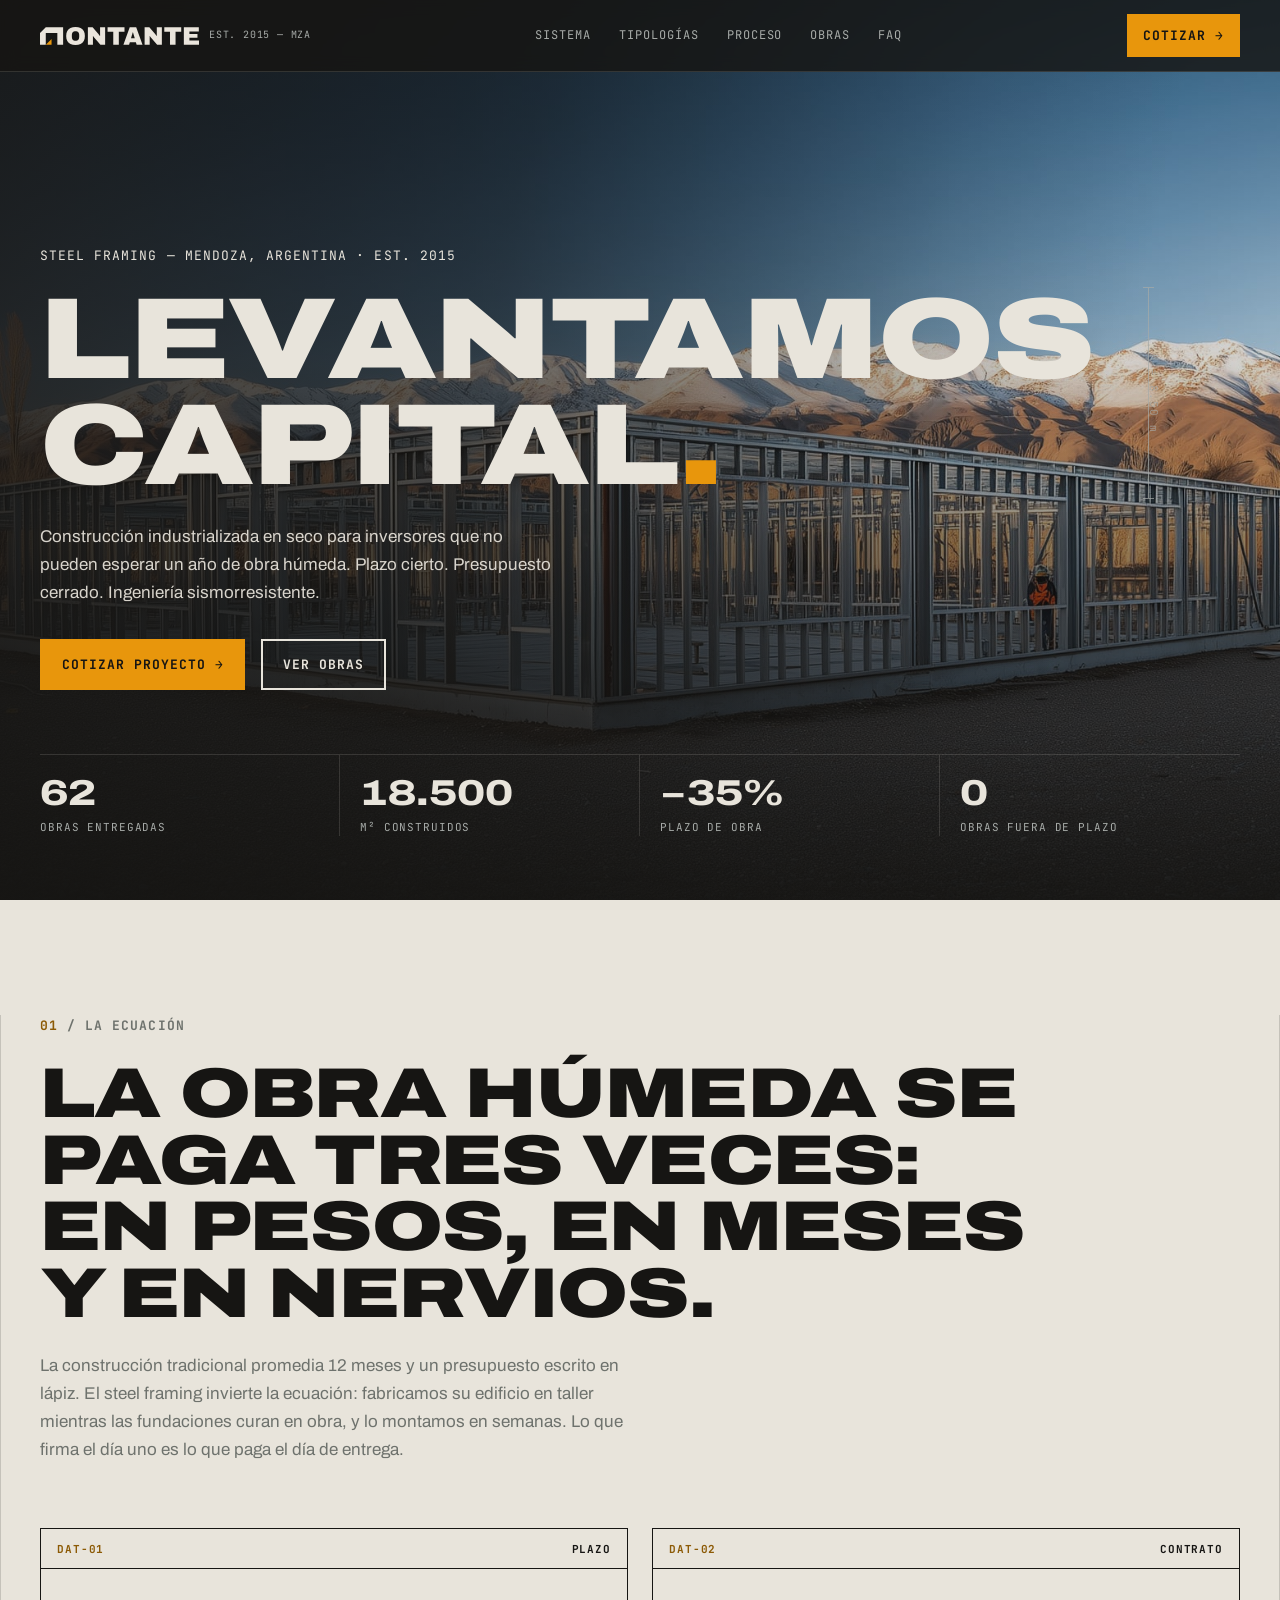
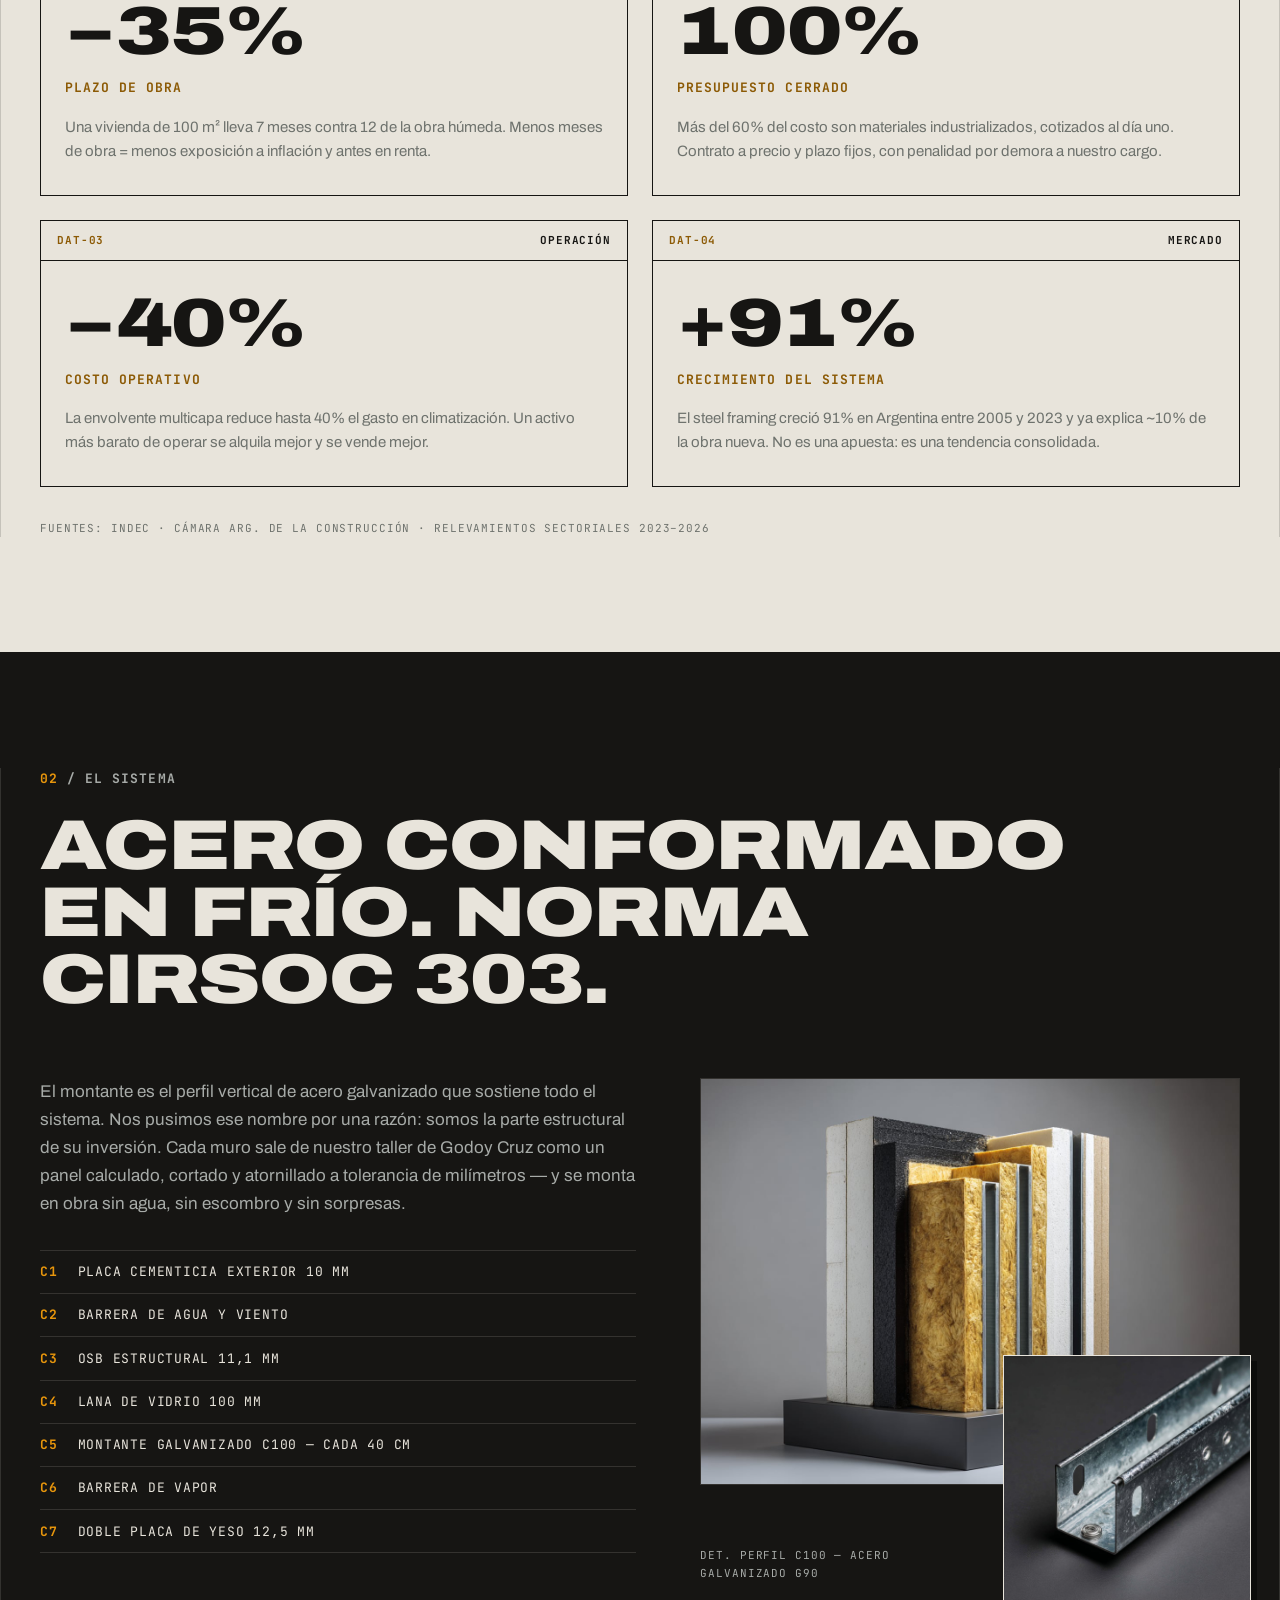
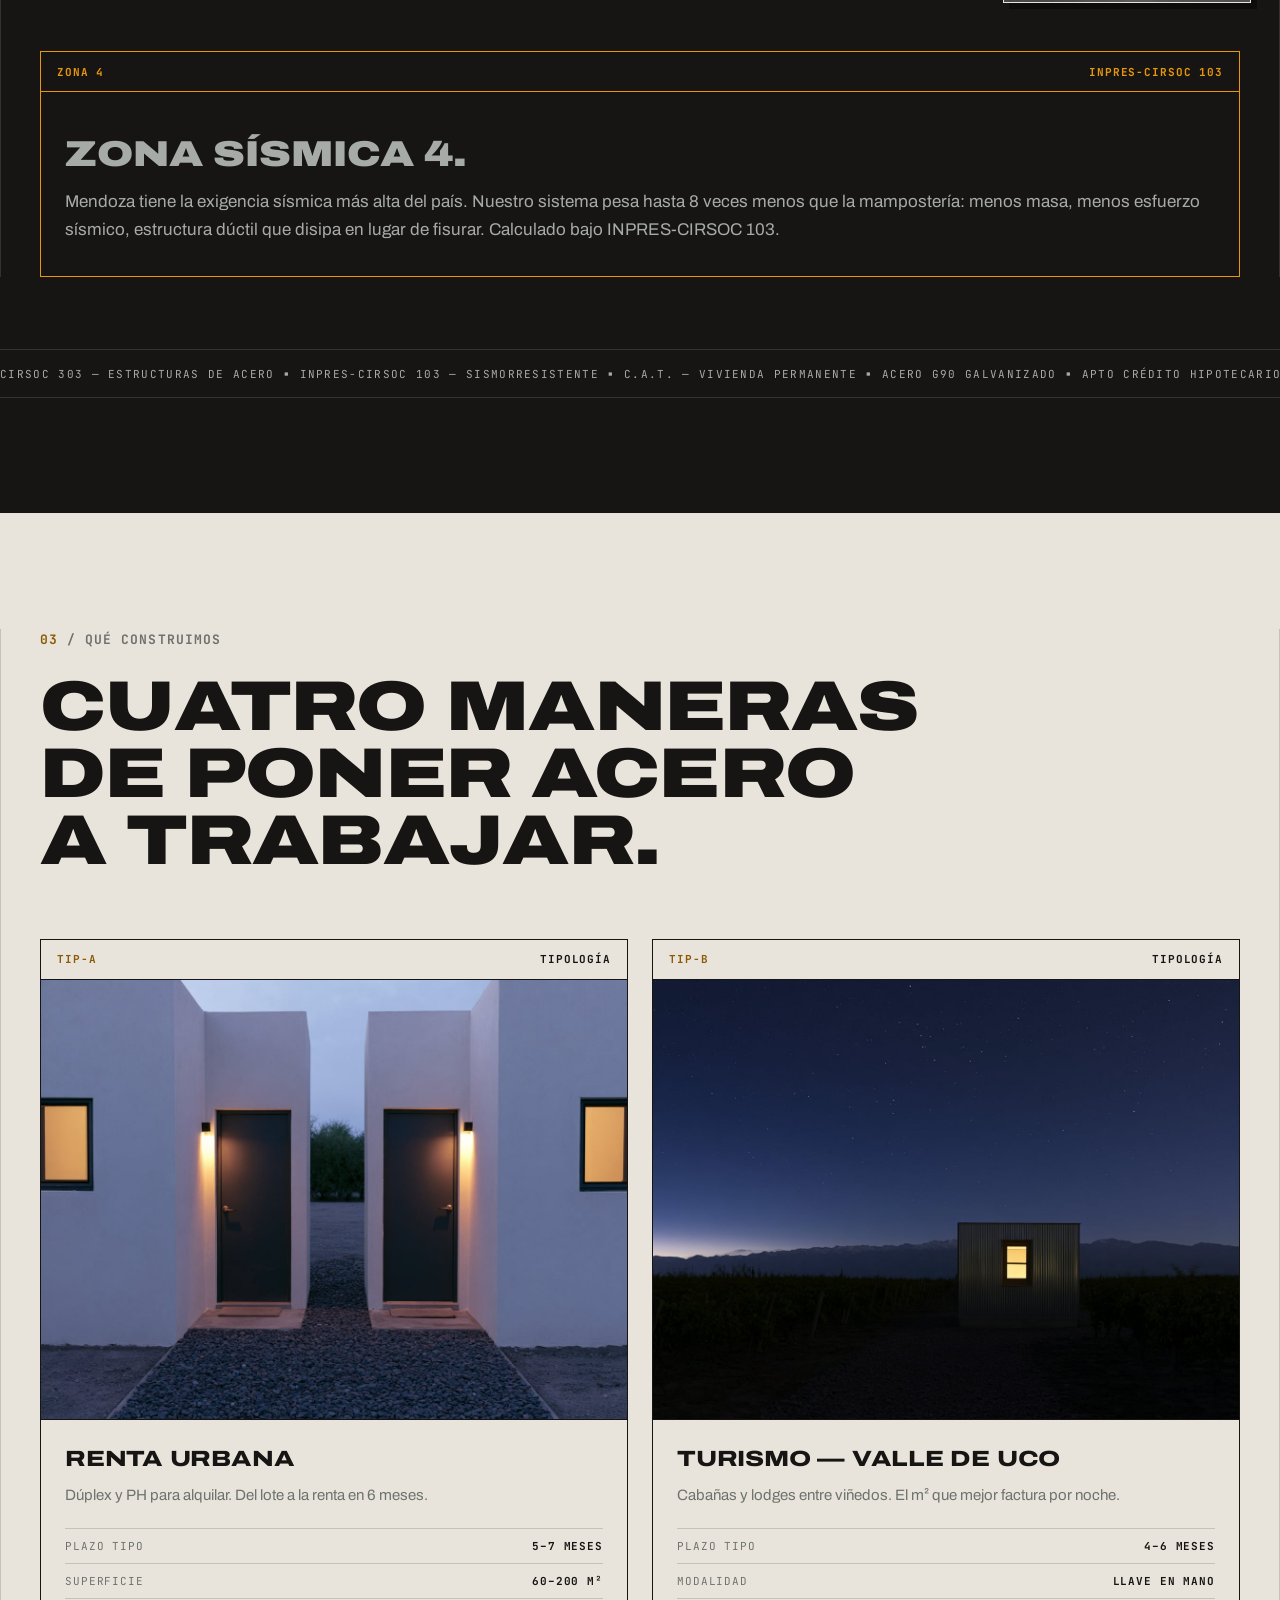
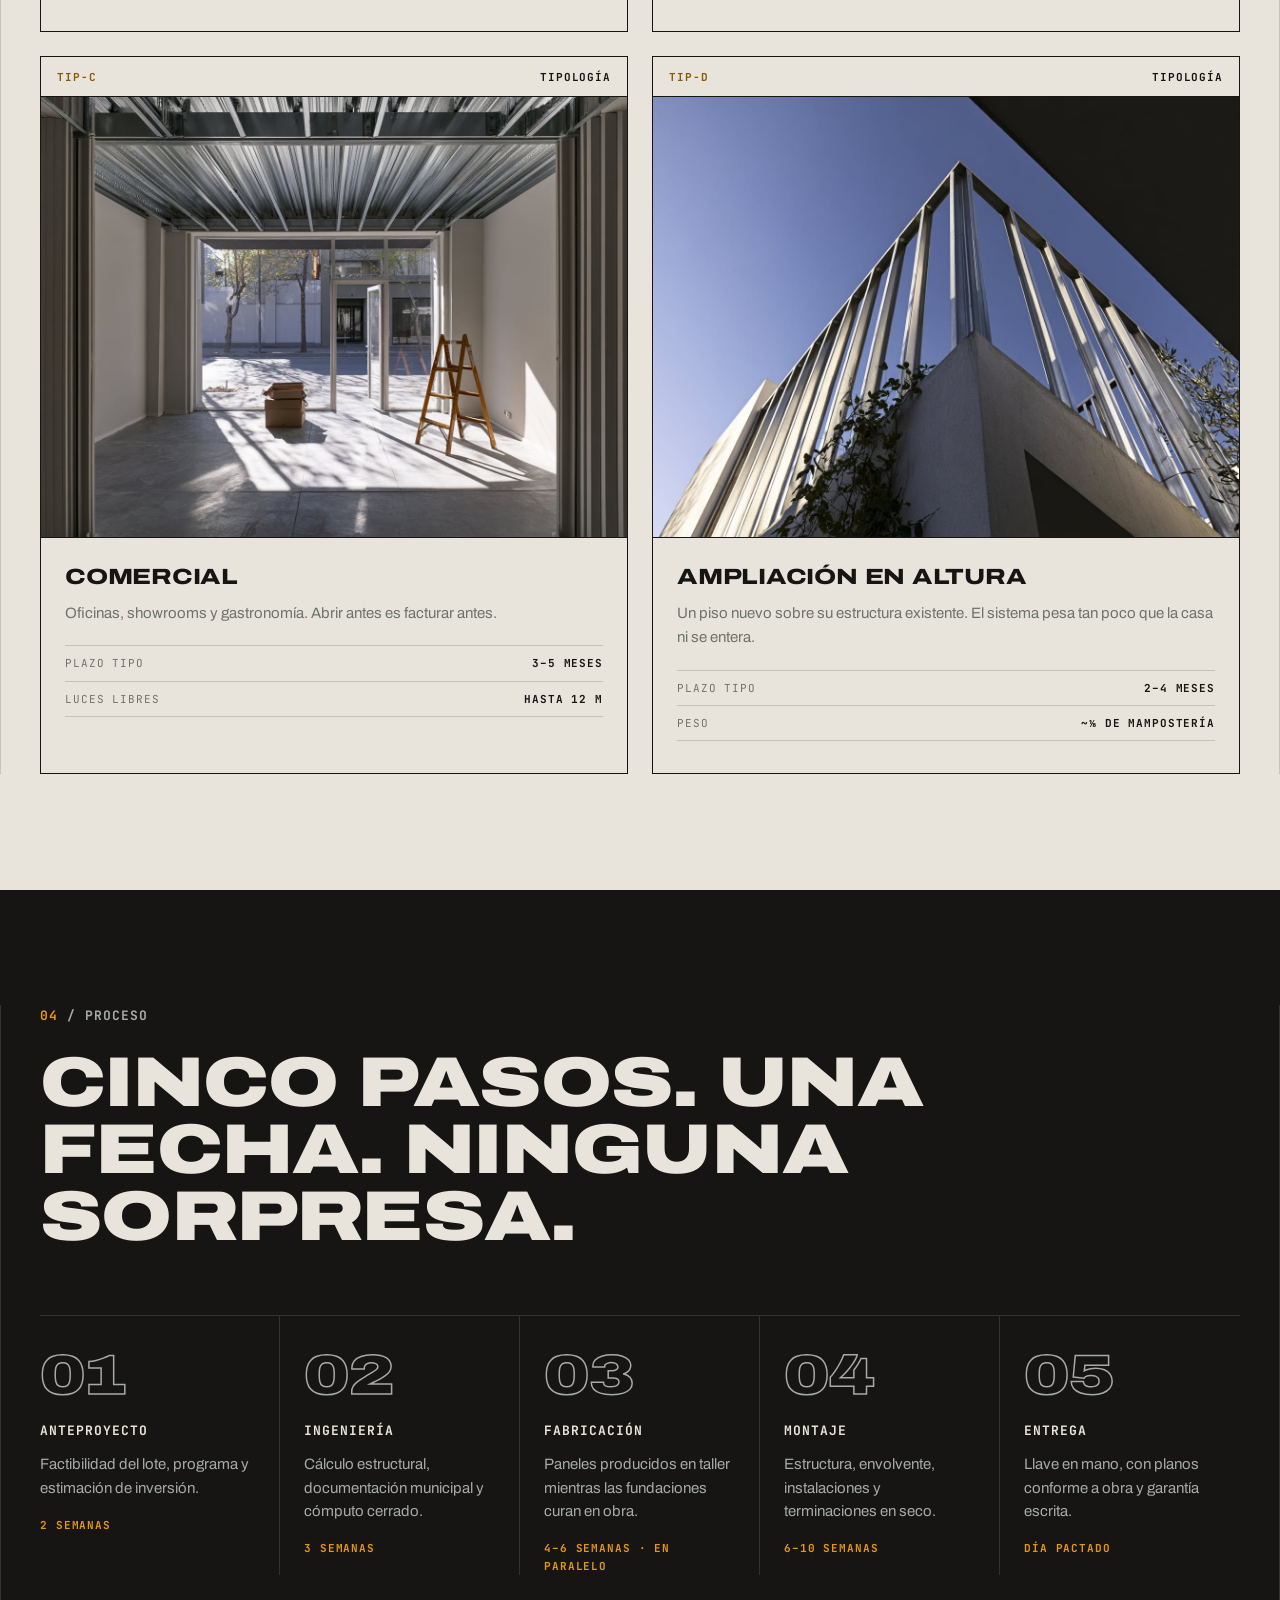
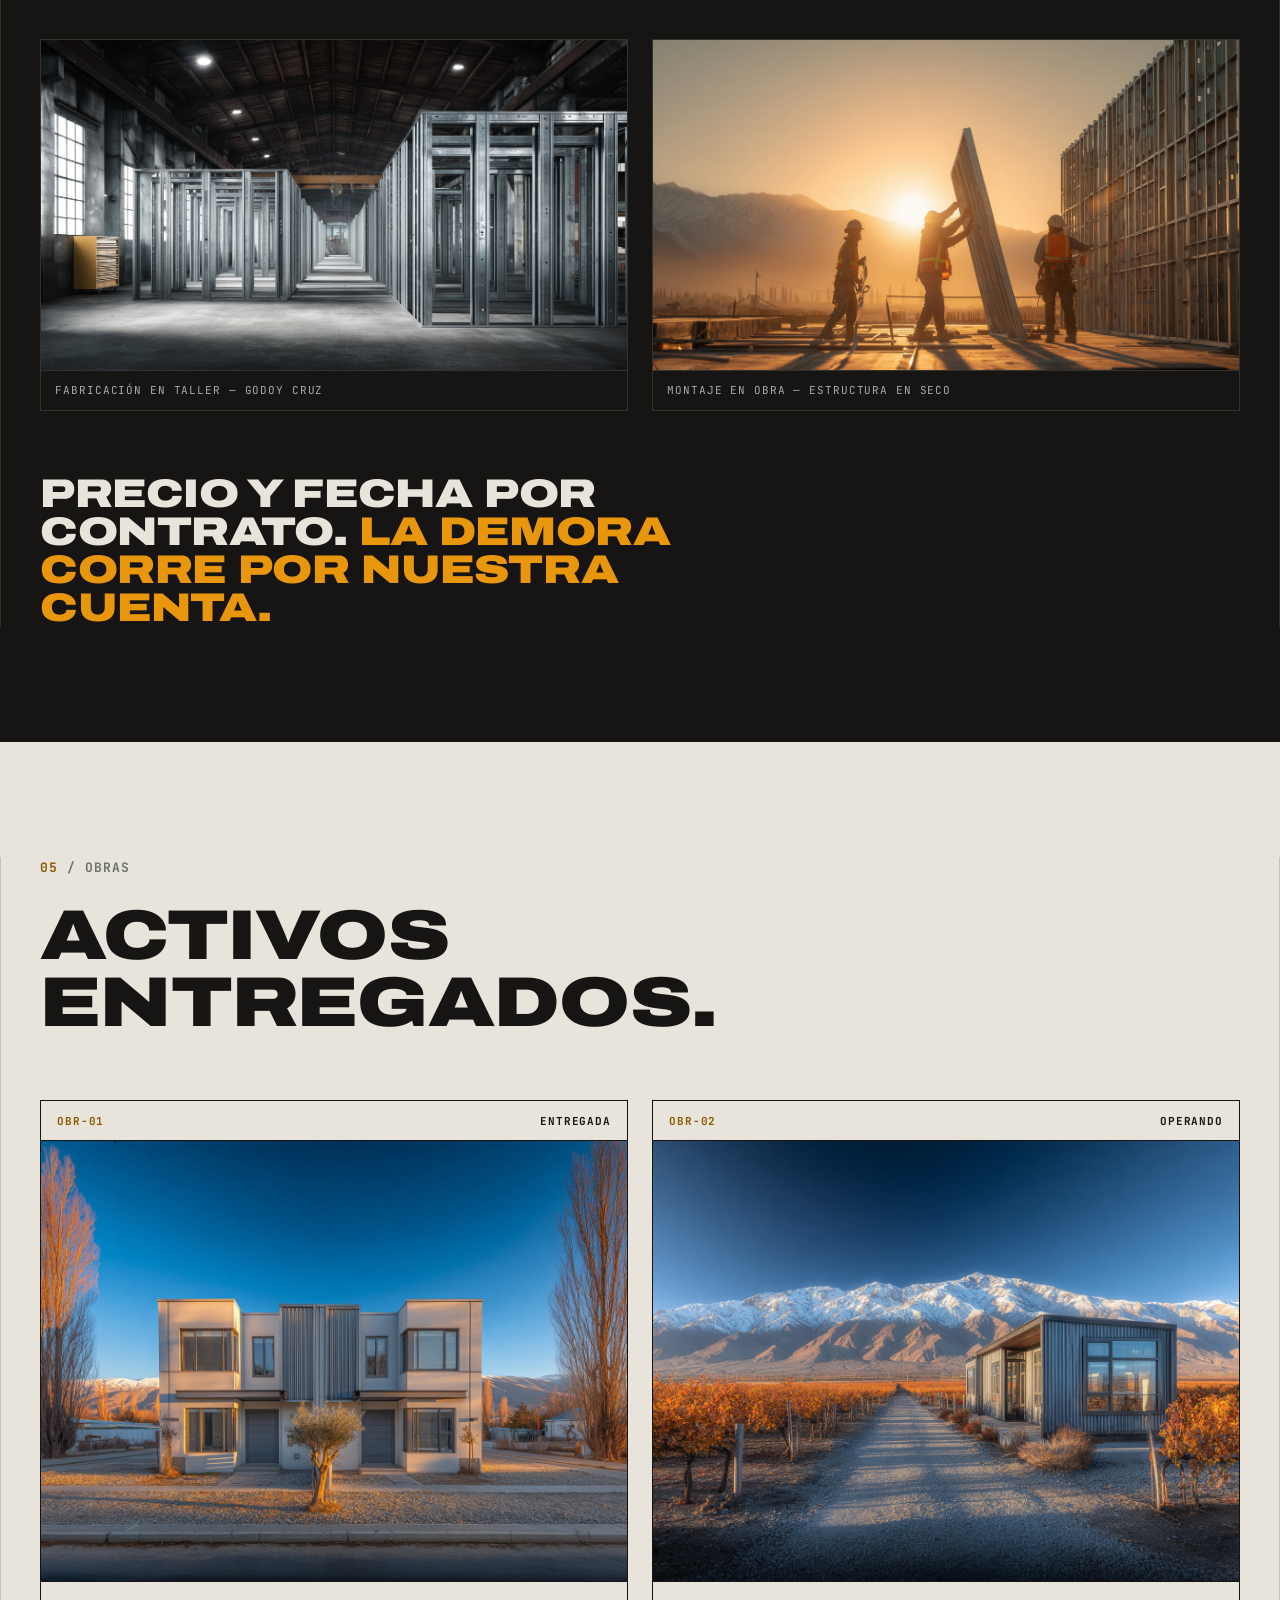
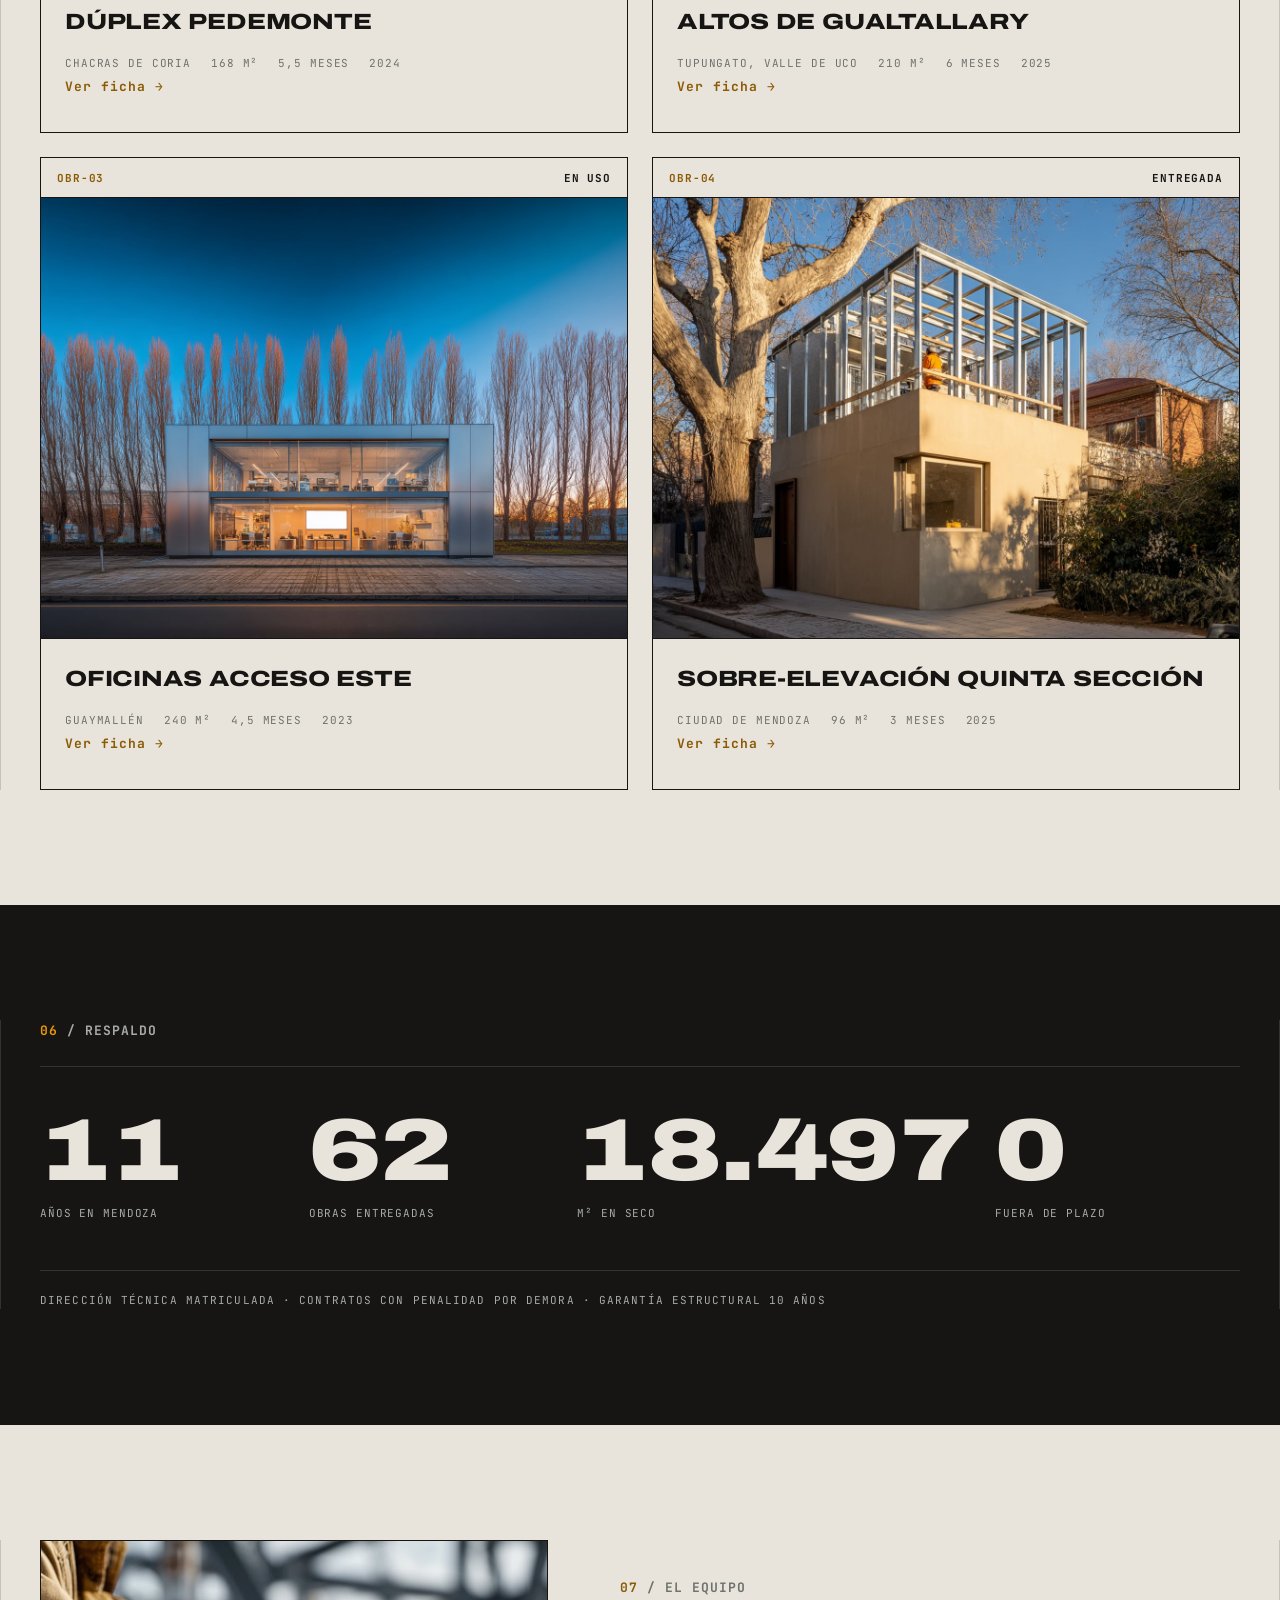
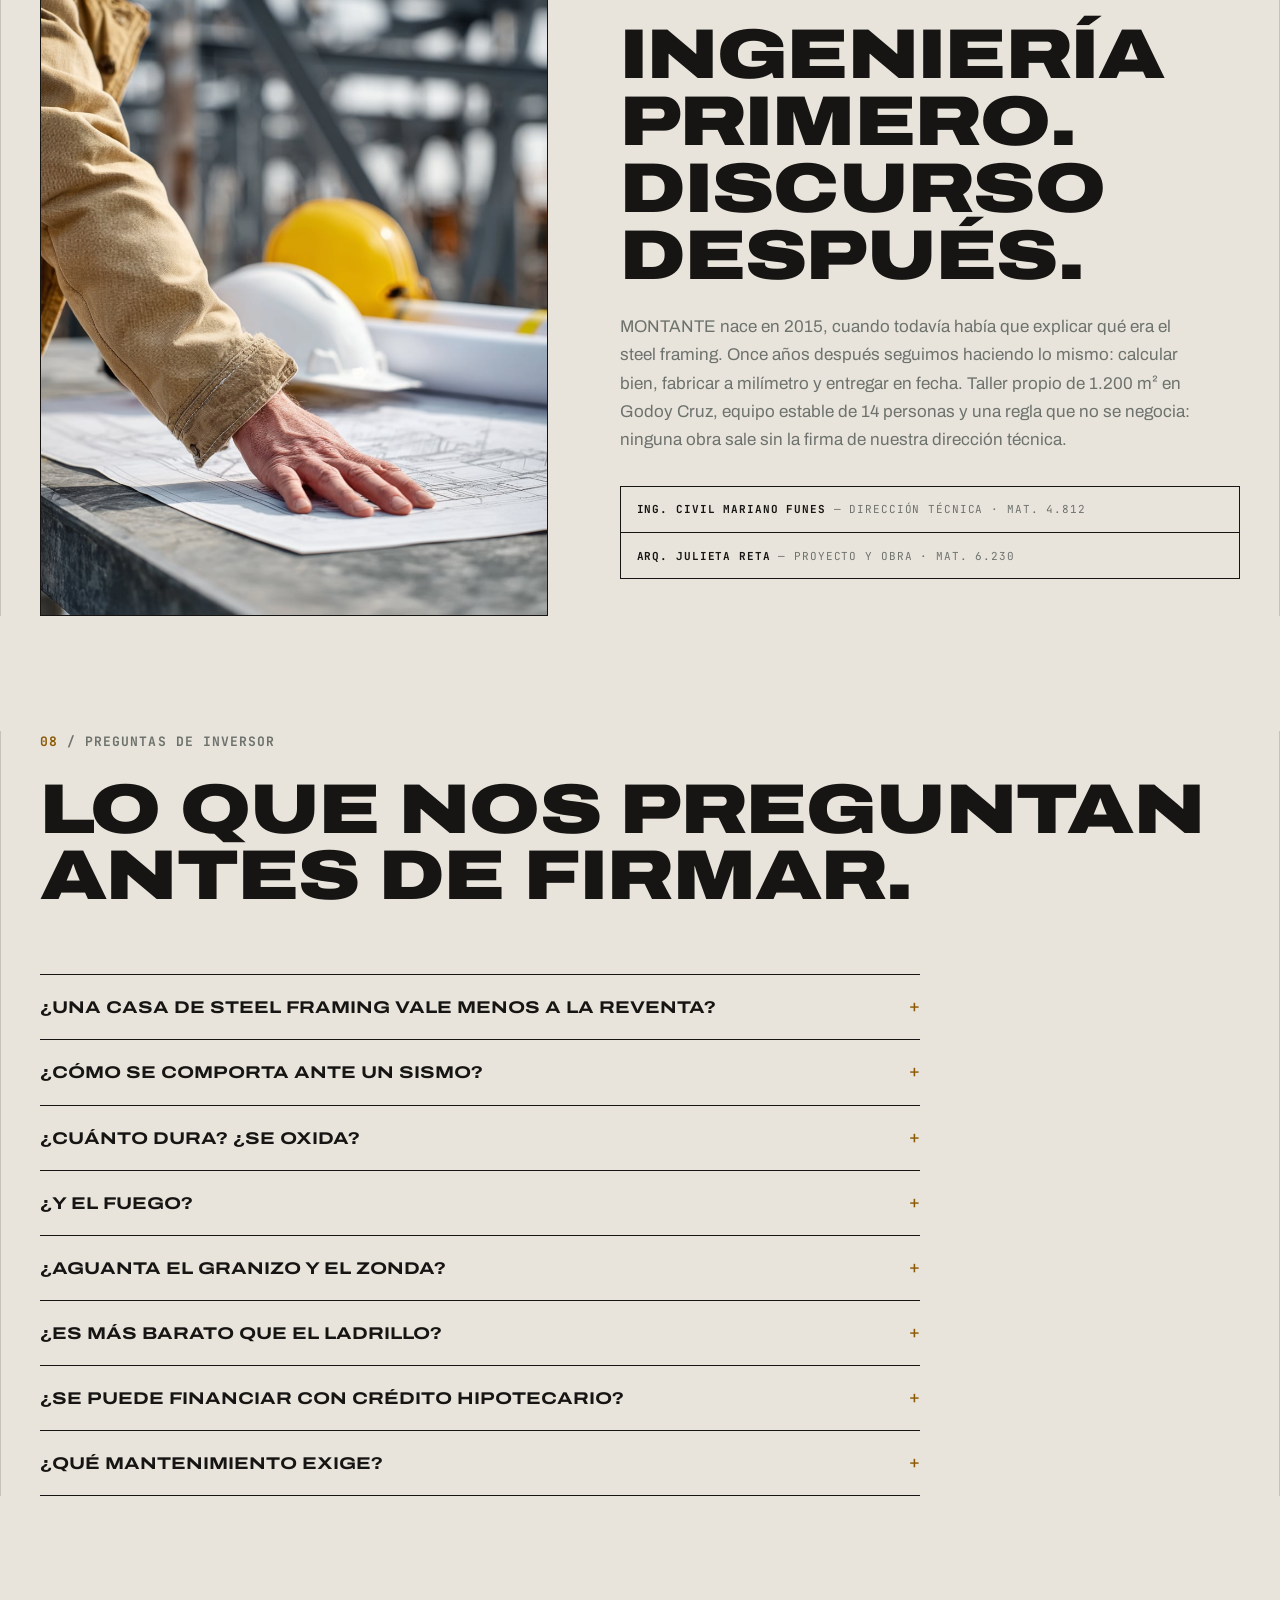
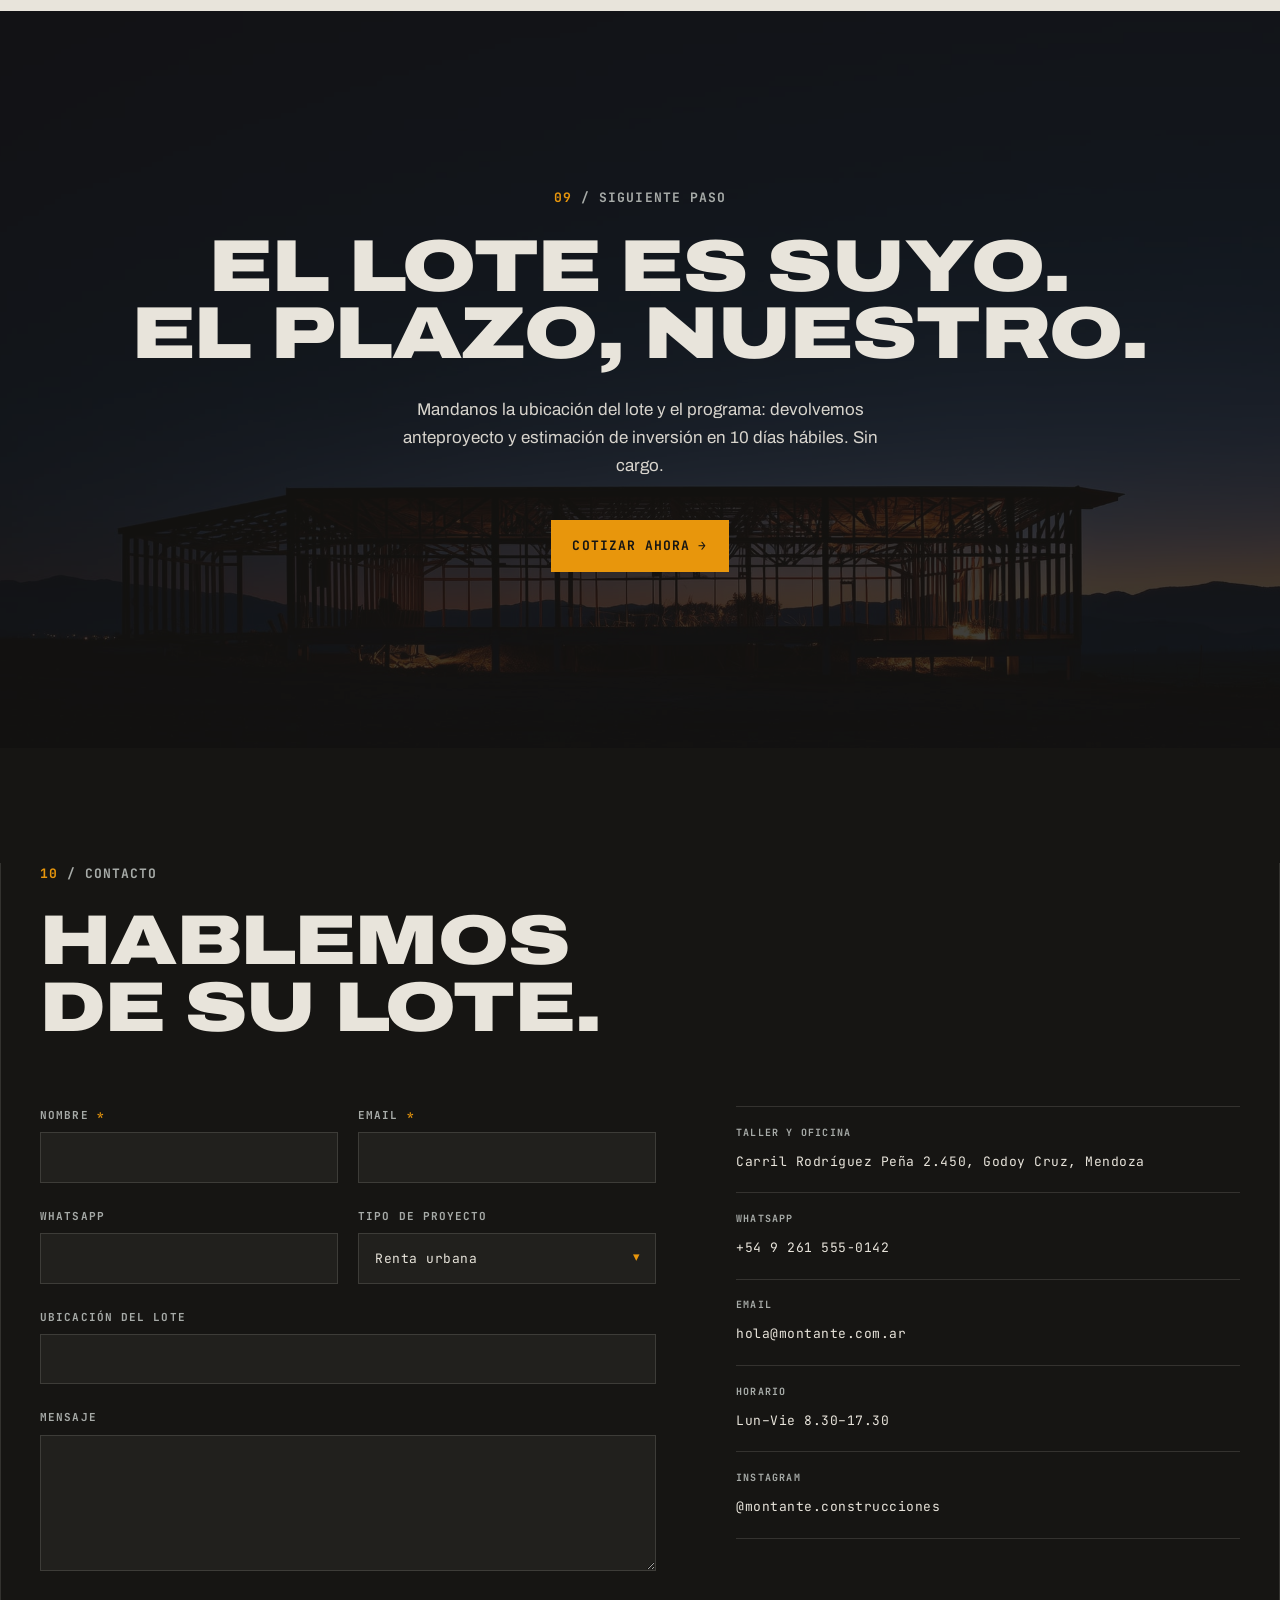
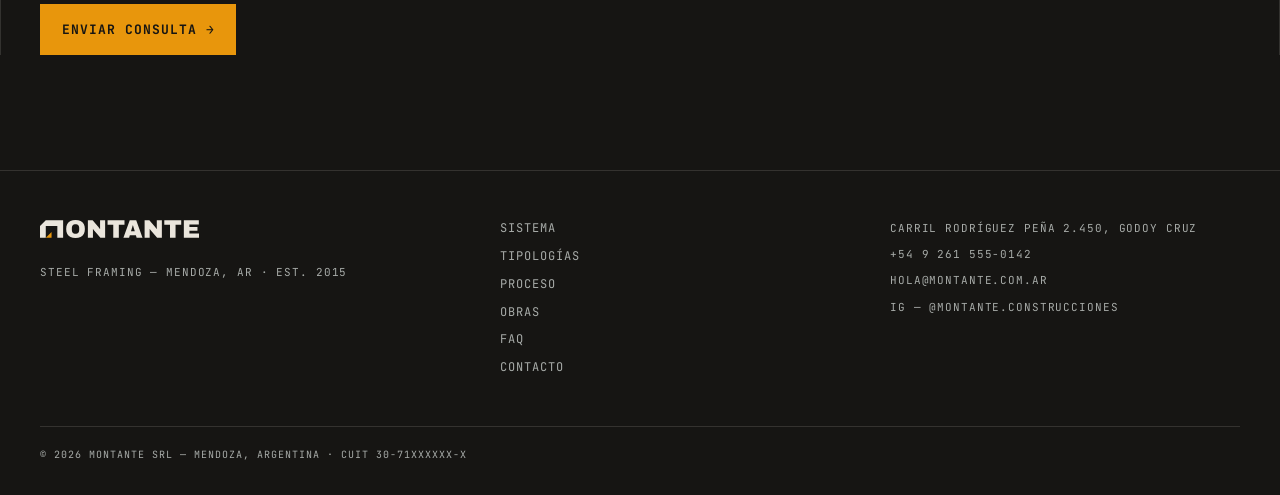
<file: index.html>
<!DOCTYPE html>
<html lang="es-AR">
<head>
  <meta charset="UTF-8">
  <meta name="viewport" content="width=device-width, initial-scale=1.0">
  <title>MONTANTE — Steel Framing en Mendoza · Construcción en seco para inversores</title>
  <meta name="description" content="Construcción industrializada en steel framing en Mendoza. Plazo cierto, presupuesto cerrado e ingeniería sismorresistente para renta, turismo y comercio.">

  <meta property="og:type" content="website">
  <meta property="og:title" content="MONTANTE — Steel Framing en Mendoza">
  <meta property="og:description" content="Construcción industrializada en seco. Plazo cierto, presupuesto cerrado e ingeniería sismorresistente para inversores.">
  <meta property="og:image" content="https://nicogiugno.github.io/MONTANTE/assets/img/og-image.jpg">
  <meta property="og:locale" content="es_AR">

  <link rel="icon" type="image/svg+xml" href="assets/favicon-montante.svg">

  <link rel="preconnect" href="https://fonts.googleapis.com">
  <link rel="preconnect" href="https://fonts.gstatic.com" crossorigin>
  <link href="https://fonts.googleapis.com/css2?family=Archivo:wdth,wght@62.5..125,100..900&family=JetBrains+Mono:wght@400;700&display=swap" rel="stylesheet">

  <link rel="stylesheet" href="assets/css/styles.css">
  <script>document.documentElement.classList.add('js');</script>
  <script src="assets/js/main.js" defer></script>
</head>
<body class="theme-carbon" id="top">

  <a class="skip-link" href="#contenido">Saltar al contenido</a>

  <!-- NAV -->
  <header class="nav" id="nav">
    <div class="nav__bar">
      <a class="brand" href="#top" aria-label="MONTANTE — inicio">
        <img class="brand__logo" src="assets/img/logo-montante-hueso.svg" alt="" width="160" height="18">
        <span class="brand__est">EST. 2015 — MZA</span>
      </a>

      <nav class="nav__links" aria-label="Navegación principal">
        <a class="nav__link" href="#sistema">Sistema</a>
        <a class="nav__link" href="#tipologias">Tipologías</a>
        <a class="nav__link" href="#proceso">Proceso</a>
        <a class="nav__link" href="#obras">Obras</a>
        <a class="nav__link" href="#faq">FAQ</a>
      </nav>

      <button class="btn nav__cta" type="button" data-contact>Cotizar <span class="flecha" aria-hidden="true">→</span></button>

      <button class="nav__burger" type="button" aria-expanded="false" aria-controls="menu-overlay" aria-label="Abrir menú">
        <span></span>
      </button>
    </div>
  </header>

  <!-- OVERLAY MOBILE -->
  <nav class="menu-overlay" id="menu-overlay" aria-label="Menú móvil">
    <a class="menu-overlay__link" href="#sistema"><span class="n">01</span>Sistema</a>
    <a class="menu-overlay__link" href="#tipologias"><span class="n">02</span>Tipologías</a>
    <a class="menu-overlay__link" href="#proceso"><span class="n">03</span>Proceso</a>
    <a class="menu-overlay__link" href="#obras"><span class="n">04</span>Obras</a>
    <a class="menu-overlay__link" href="#faq"><span class="n">05</span>FAQ</a>
    <button class="btn menu-overlay__cta" type="button" data-contact>Cotizar proyecto <span class="flecha" aria-hidden="true">→</span></button>
  </nav>

  <main id="contenido">

    <!-- S01 · HERO -->
    <section class="hero" aria-label="Presentación">
      <div class="hero__bg" aria-hidden="true">
        <img src="assets/img/hero-estructura.jpg" alt="" width="2560" height="1097" fetchpriority="high">
      </div>
      <div class="wrap hero__content">
        <p class="hero__eyebrow mono">Steel Framing — Mendoza, Argentina · Est. 2015</p>
        <div class="hero__h1wrap">
          <h1 class="display h1">Levantamos<br>Capital<span class="acento">.</span></h1>
          <span class="cota-v" aria-hidden="true"><span class="cota__label">H = 8.50 m</span></span>
        </div>
        <p class="hero__sub">Construcción industrializada en seco para inversores que no pueden esperar un año de obra húmeda. Plazo cierto. Presupuesto cerrado. Ingeniería sismorresistente.</p>
        <!-- ENHANCE WITH GSAP: timeline de entrada del hero (eyebrow → H1 → sub → CTAs → data-strip) -->
        <div class="btn-row hero__ctas">
          <button class="btn" type="button" data-contact>Cotizar proyecto <span class="flecha" aria-hidden="true">→</span></button>
          <a class="btn btn--ghost" href="#obras" style="color:var(--hueso)">Ver obras</a>
        </div>

        <dl class="data-strip">
          <div class="data-strip__item">
            <dt class="data-strip__label">Obras entregadas</dt>
            <dd class="data-strip__num" data-counter data-target="62">0</dd>
          </div>
          <div class="data-strip__item">
            <dt class="data-strip__label">M² construidos</dt>
            <dd class="data-strip__num" data-counter data-target="18500" data-sep=".">0</dd>
          </div>
          <div class="data-strip__item">
            <dt class="data-strip__label">Plazo de obra</dt>
            <dd class="data-strip__num" data-counter data-target="35" data-prefix="−" data-suffix="%">0</dd>
          </div>
          <div class="data-strip__item">
            <dt class="data-strip__label">Obras fuera de plazo</dt>
            <dd class="data-strip__num" data-counter data-target="0">0</dd>
          </div>
        </dl>
      </div>
    </section>

    <!-- S02 · LA ECUACIÓN -->
    <section class="sec theme-hueso" id="ecuacion">
      <div class="wrap wrap--lined">
        <div class="sec-head io">
          <p class="eyebrow"><b>01</b> / La Ecuación</p>
          <h2 class="display h2 h2--wide">La obra húmeda se paga tres veces: en pesos, en meses y en nervios.</h2>
          <p class="lede">La construcción tradicional promedia 12 meses y un presupuesto escrito en lápiz. El steel framing invierte la ecuación: fabricamos su edificio en taller mientras las fundaciones curan en obra, y lo montamos en semanas. Lo que firma el día uno es lo que paga el día de entrega.</p>
        </div>

        <div class="grid-2x2" data-io-group>
          <article class="ficha io">
            <header class="ficha__head"><span class="cod">DAT-01</span><span>Plazo</span></header>
            <div class="ficha__body">
              <p class="cifra">−35%</p>
              <span class="ficha__titulo">Plazo de obra</span>
              <p class="ficha__texto">Una vivienda de 100 m² lleva 7 meses contra 12 de la obra húmeda. Menos meses de obra = menos exposición a inflación y antes en renta.</p>
            </div>
          </article>
          <article class="ficha io">
            <header class="ficha__head"><span class="cod">DAT-02</span><span>Contrato</span></header>
            <div class="ficha__body">
              <p class="cifra">100%</p>
              <span class="ficha__titulo">Presupuesto cerrado</span>
              <p class="ficha__texto">Más del 60% del costo son materiales industrializados, cotizados al día uno. Contrato a precio y plazo fijos, con penalidad por demora a nuestro cargo.</p>
            </div>
          </article>
          <article class="ficha io">
            <header class="ficha__head"><span class="cod">DAT-03</span><span>Operación</span></header>
            <div class="ficha__body">
              <p class="cifra">−40%</p>
              <span class="ficha__titulo">Costo operativo</span>
              <p class="ficha__texto">La envolvente multicapa reduce hasta 40% el gasto en climatización. Un activo más barato de operar se alquila mejor y se vende mejor.</p>
            </div>
          </article>
          <article class="ficha io">
            <header class="ficha__head"><span class="cod">DAT-04</span><span>Mercado</span></header>
            <div class="ficha__body">
              <p class="cifra">+91%</p>
              <span class="ficha__titulo">Crecimiento del sistema</span>
              <p class="ficha__texto">El steel framing creció 91% en Argentina entre 2005 y 2023 y ya explica ~10% de la obra nueva. No es una apuesta: es una tendencia consolidada.</p>
            </div>
          </article>
        </div>

        <p class="nota-fuentes">Fuentes: INDEC · Cámara Arg. de la Construcción · Relevamientos sectoriales 2023–2026</p>
      </div>
    </section>

    <!-- S03 · EL SISTEMA -->
    <section class="sec theme-carbon" id="sistema">
      <div class="wrap wrap--lined">
        <div class="sec-head io">
          <p class="eyebrow"><b>02</b> / El Sistema</p>
          <h2 class="display h2 h2--wide">Acero conformado en frío. Norma CIRSOC 303.</h2>
        </div>

        <div class="sistema__grid">
          <div class="io">
            <p class="lede">El montante es el perfil vertical de acero galvanizado que sostiene todo el sistema. Nos pusimos ese nombre por una razón: somos la parte estructural de su inversión. Cada muro sale de nuestro taller de Godoy Cruz como un panel calculado, cortado y atornillado a tolerancia de milímetros — y se monta en obra sin agua, sin escombro y sin sorpresas.</p>

            <ol class="capas" aria-label="Capas del muro, de exterior a interior">
              <li><span class="c-num">C1</span> Placa cementicia exterior 10 mm</li>
              <li><span class="c-num">C2</span> Barrera de agua y viento</li>
              <li><span class="c-num">C3</span> OSB estructural 11,1 mm</li>
              <li><span class="c-num">C4</span> Lana de vidrio 100 mm</li>
              <li><span class="c-num">C5</span> Montante galvanizado C100 — cada 40 cm</li>
              <li><span class="c-num">C6</span> Barrera de vapor</li>
              <li><span class="c-num">C7</span> Doble placa de yeso 12,5 mm</li>
            </ol>
          </div>

          <div class="legajo io">
            <img class="legajo__principal" src="assets/img/sistema-muro-capas.jpg" alt="Corte de muro de steel framing mostrando las capas: placa exterior, aislación y perfiles galvanizados" width="1232" height="928" loading="lazy">
            <img class="legajo__macro" src="assets/img/sistema-montante-macro.jpg" alt="Detalle macro de perfiles C de acero galvanizado apilados" width="1024" height="1024" loading="lazy">
            <p class="legajo__caption">Det. perfil C100 — acero galvanizado G90</p>
          </div>
        </div>

        <article class="ficha ficha--sismo io">
          <header class="ficha__head"><span class="cod">Zona 4</span><span>INPRES-CIRSOC 103</span></header>
          <div class="ficha__body">
            <p class="zona">Zona sísmica 4.</p>
            <p>Mendoza tiene la exigencia sísmica más alta del país. Nuestro sistema pesa hasta 8 veces menos que la mampostería: menos masa, menos esfuerzo sísmico, estructura dúctil que disipa en lugar de fisurar. Calculado bajo INPRES-CIRSOC 103.</p>
          </div>
        </article>
      </div>

      <div class="sellos" aria-hidden="true">
        <div class="sellos__track">
          <span>CIRSOC 303 — Estructuras de acero ▪ INPRES-CIRSOC 103 — Sismorresistente ▪ C.A.T. — Vivienda permanente ▪ Acero G90 galvanizado ▪ Apto crédito hipotecario ▪&nbsp;</span>
          <span>CIRSOC 303 — Estructuras de acero ▪ INPRES-CIRSOC 103 — Sismorresistente ▪ C.A.T. — Vivienda permanente ▪ Acero G90 galvanizado ▪ Apto crédito hipotecario ▪&nbsp;</span>
        </div>
      </div>
    </section>

    <!-- S04 · TIPOLOGÍAS -->
    <section class="sec theme-hueso" id="tipologias">
      <div class="wrap wrap--lined">
        <div class="sec-head io">
          <p class="eyebrow"><b>03</b> / Qué construimos</p>
          <h2 class="display h2 h2--wide">Cuatro maneras de poner acero a trabajar.</h2>
        </div>

        <div class="grid-2x2" data-io-group>
          <article class="ficha io">
            <header class="ficha__head"><span class="cod">TIP-A</span><span>Tipología</span></header>
            <div class="ficha__cover">
              <img src="assets/img/tipologia-renta.jpg" alt="Dos puertas de entrada idénticas con sus luces encendidas al anochecer: dos unidades de renta" width="1232" height="928" loading="lazy">
            </div>
            <div class="ficha__body">
              <h3 class="ficha__nombre">Renta urbana</h3>
              <p class="ficha__claim">Dúplex y PH para alquilar. Del lote a la renta en 6 meses.</p>
              <dl class="data-pairs">
                <div><dt>Plazo tipo</dt><dd>5–7 meses</dd></div>
                <div><dt>Superficie</dt><dd>60–200 m²</dd></div>
              </dl>
            </div>
          </article>

          <article class="ficha io">
            <header class="ficha__head"><span class="cod">TIP-B</span><span>Tipología</span></header>
            <div class="ficha__cover">
              <img src="assets/img/tipologia-turismo.jpg" alt="Cabaña de chapa iluminada de noche entre viñedos, bajo el cielo estrellado del Valle de Uco" width="1232" height="928" loading="lazy">
            </div>
            <div class="ficha__body">
              <h3 class="ficha__nombre">Turismo — Valle de Uco</h3>
              <p class="ficha__claim">Cabañas y lodges entre viñedos. El m² que mejor factura por noche.</p>
              <dl class="data-pairs">
                <div><dt>Plazo tipo</dt><dd>4–6 meses</dd></div>
                <div><dt>Modalidad</dt><dd>Llave en mano</dd></div>
              </dl>
            </div>
          </article>

          <article class="ficha io">
            <header class="ficha__head"><span class="cod">TIP-C</span><span>Tipología</span></header>
            <div class="ficha__cover">
              <img src="assets/img/tipologia-comercial.jpg" alt="Local comercial nuevo y vacío con la puerta abierta a la vereda en su primera mañana" width="1232" height="928" loading="lazy">
            </div>
            <div class="ficha__body">
              <h3 class="ficha__nombre">Comercial</h3>
              <p class="ficha__claim">Oficinas, showrooms y gastronomía. Abrir antes es facturar antes.</p>
              <dl class="data-pairs">
                <div><dt>Plazo tipo</dt><dd>3–5 meses</dd></div>
                <div><dt>Luces libres</dt><dd>Hasta 12 m</dd></div>
              </dl>
            </div>
          </article>

          <article class="ficha io">
            <header class="ficha__head"><span class="cod">TIP-D</span><span>Tipología</span></header>
            <div class="ficha__cover">
              <img src="assets/img/tipologia-ampliacion.jpg" alt="Contrapicado del piso nuevo de acero galvanizado creciendo sobre la casa existente" width="1232" height="928" loading="lazy">
            </div>
            <div class="ficha__body">
              <h3 class="ficha__nombre">Ampliación en altura</h3>
              <p class="ficha__claim">Un piso nuevo sobre su estructura existente. El sistema pesa tan poco que la casa ni se entera.</p>
              <dl class="data-pairs">
                <div><dt>Plazo tipo</dt><dd>2–4 meses</dd></div>
                <div><dt>Peso</dt><dd>~⅛ de mampostería</dd></div>
              </dl>
            </div>
          </article>
        </div>
      </div>
    </section>

    <!-- S05 · PROCESO -->
    <section class="sec theme-carbon" id="proceso">
      <div class="wrap wrap--lined">
        <div class="sec-head io">
          <p class="eyebrow"><b>04</b> / Proceso</p>
          <h2 class="display h2 h2--wide">Cinco pasos. Una fecha. Ninguna sorpresa.</h2>
        </div>

        <!-- ENHANCE WITH GSAP: ScrollTrigger con stagger sobre los 5 pasos -->
        <ol class="proceso__steps" data-io-group>
          <li class="paso io">
            <span class="paso__n" aria-hidden="true">01</span>
            <span class="paso__titulo">Anteproyecto</span>
            <p class="paso__texto">Factibilidad del lote, programa y estimación de inversión.</p>
            <span class="paso__plazo">2 semanas</span>
          </li>
          <li class="paso io">
            <span class="paso__n" aria-hidden="true">02</span>
            <span class="paso__titulo">Ingeniería</span>
            <p class="paso__texto">Cálculo estructural, documentación municipal y cómputo cerrado.</p>
            <span class="paso__plazo">3 semanas</span>
          </li>
          <li class="paso io">
            <span class="paso__n" aria-hidden="true">03</span>
            <span class="paso__titulo">Fabricación</span>
            <p class="paso__texto">Paneles producidos en taller mientras las fundaciones curan en obra.</p>
            <span class="paso__plazo">4–6 semanas · En paralelo</span>
          </li>
          <li class="paso io">
            <span class="paso__n" aria-hidden="true">04</span>
            <span class="paso__titulo">Montaje</span>
            <p class="paso__texto">Estructura, envolvente, instalaciones y terminaciones en seco.</p>
            <span class="paso__plazo">6–10 semanas</span>
          </li>
          <li class="paso io">
            <span class="paso__n" aria-hidden="true">05</span>
            <span class="paso__titulo">Entrega</span>
            <p class="paso__texto">Llave en mano, con planos conforme a obra y garantía escrita.</p>
            <span class="paso__plazo">Día pactado</span>
          </li>
        </ol>

        <div class="proceso__fotos" data-io-group>
          <figure class="io">
            <img src="assets/img/proceso-fabricacion.jpg" alt="Paneles de steel framing en fabricación sobre mesa de trabajo en el taller" width="2560" height="1435" loading="lazy">
            <figcaption>Fabricación en taller — Godoy Cruz</figcaption>
          </figure>
          <figure class="io">
            <img src="assets/img/proceso-montaje.jpg" alt="Cuadrilla montando paneles de estructura galvanizada en obra" width="2560" height="1435" loading="lazy">
            <figcaption>Montaje en obra — estructura en seco</figcaption>
          </figure>
        </div>

        <p class="display proceso__cierre io">Precio y fecha por contrato. <span class="acento">La demora corre por nuestra cuenta.</span></p>
      </div>
    </section>

    <!-- S06 · OBRAS -->
    <section class="sec theme-hueso" id="obras">
      <div class="wrap wrap--lined">
        <div class="sec-head io">
          <p class="eyebrow"><b>05</b> / Obras</p>
          <h2 class="display h2">Activos entregados.</h2>
        </div>

        <div class="grid-2x2" data-io-group>
          <a class="ficha io" href="caso/duplex-pedemonte.html">
            <span class="ficha__head"><span class="cod">OBR-01</span><span>Entregada</span></span>
            <span class="ficha__cover">
              <img src="assets/img/obra-duplex-cover.jpg" alt="Dúplex Pedemonte: dos unidades de steel framing con fachada blanca y banda de chapa" width="1232" height="928" loading="lazy">
            </span>
            <span class="ficha__body">
              <span class="ficha__nombre">Dúplex Pedemonte</span>
              <span class="obra__datarow"><span>Chacras de Coria</span><span>168 m²</span><span>5,5 meses</span><span>2024</span></span>
              <span class="ficha__verflecha">Ver ficha <span class="flecha" aria-hidden="true">→</span></span>
            </span>
          </a>

          <a class="ficha io" href="caso/altos-gualtallary.html">
            <span class="ficha__head"><span class="cod">OBR-02</span><span>Operando</span></span>
            <span class="ficha__cover">
              <img src="assets/img/obra-cabanas-cover.jpg" alt="Altos de Gualtallary: cabañas de chapa galvanizada entre viñedos en Tupungato" width="1232" height="928" loading="lazy">
            </span>
            <span class="ficha__body">
              <span class="ficha__nombre">Altos de Gualtallary</span>
              <span class="obra__datarow"><span>Tupungato, Valle de Uco</span><span>210 m²</span><span>6 meses</span><span>2025</span></span>
              <span class="ficha__verflecha">Ver ficha <span class="flecha" aria-hidden="true">→</span></span>
            </span>
          </a>

          <a class="ficha io" href="caso/oficinas-acceso-este.html">
            <span class="ficha__head"><span class="cod">OBR-03</span><span>En uso</span></span>
            <span class="ficha__cover">
              <img src="assets/img/obra-oficinas-cover.jpg" alt="Oficinas Acceso Este: edificio comercial vidriado en dos plantas en Guaymallén" width="1232" height="928" loading="lazy">
            </span>
            <span class="ficha__body">
              <span class="ficha__nombre">Oficinas Acceso Este</span>
              <span class="obra__datarow"><span>Guaymallén</span><span>240 m²</span><span>4,5 meses</span><span>2023</span></span>
              <span class="ficha__verflecha">Ver ficha <span class="flecha" aria-hidden="true">→</span></span>
            </span>
          </a>

          <a class="ficha io" href="caso/sobreelevacion-quinta.html">
            <span class="ficha__head"><span class="cod">OBR-04</span><span>Entregada</span></span>
            <span class="ficha__cover">
              <img src="assets/img/obra-sobreelevacion-cover.jpg" alt="Sobre-elevación Quinta Sección: piso nuevo de chapa engrafada sobre casa de 1962" width="1232" height="928" loading="lazy">
            </span>
            <span class="ficha__body">
              <span class="ficha__nombre">Sobre-elevación Quinta Sección</span>
              <span class="obra__datarow"><span>Ciudad de Mendoza</span><span>96 m²</span><span>3 meses</span><span>2025</span></span>
              <span class="ficha__verflecha">Ver ficha <span class="flecha" aria-hidden="true">→</span></span>
            </span>
          </a>
        </div>
      </div>
    </section>

    <!-- S07 · NÚMEROS -->
    <section class="sec theme-carbon" id="respaldo">
      <div class="wrap wrap--lined">
        <p class="eyebrow io"><b>06</b> / Respaldo</p>
        <dl class="numeros__grid" data-io-group>
          <div class="numeros__item io">
            <dt class="numeros__unidad">Años en Mendoza</dt>
            <dd class="cifra" data-counter data-target="11">0</dd>
          </div>
          <div class="numeros__item io">
            <dt class="numeros__unidad">Obras entregadas</dt>
            <dd class="cifra" data-counter data-target="62">0</dd>
          </div>
          <div class="numeros__item io">
            <dt class="numeros__unidad">M² en seco</dt>
            <dd class="cifra" data-counter data-target="18500" data-sep=".">0</dd>
          </div>
          <div class="numeros__item io">
            <dt class="numeros__unidad">Fuera de plazo</dt>
            <dd class="cifra" data-counter data-target="0">0</dd>
          </div>
        </dl>
        <p class="numeros__cierre io">Dirección técnica matriculada · Contratos con penalidad por demora · Garantía estructural 10 años</p>
      </div>
    </section>

    <!-- S08 · QUIÉNES SOMOS -->
    <section class="sec theme-hueso" id="equipo">
      <div class="wrap wrap--lined">
        <div class="equipo__grid">
          <figure class="equipo__foto io">
            <img src="assets/img/equipo-direccion.jpg" alt="Dirección técnica de MONTANTE revisando planos en el taller de Godoy Cruz" width="928" height="1232" loading="lazy">
          </figure>
          <div class="io">
            <p class="eyebrow"><b>07</b> / El equipo</p>
            <h2 class="display h2">Ingeniería primero. Discurso después.</h2>
            <p class="equipo__texto">MONTANTE nace en 2015, cuando todavía había que explicar qué era el steel framing. Once años después seguimos haciendo lo mismo: calcular bien, fabricar a milímetro y entregar en fecha. Taller propio de 1.200 m² en Godoy Cruz, equipo estable de 14 personas y una regla que no se negocia: ninguna obra sale sin la firma de nuestra dirección técnica.</p>
            <ul class="equipo__fichas">
              <li>Ing. Civil Mariano Funes <span class="rol">— Dirección técnica · Mat. 4.812</span></li>
              <li>Arq. Julieta Reta <span class="rol">— Proyecto y obra · Mat. 6.230</span></li>
            </ul>
          </div>
        </div>
      </div>
    </section>

    <!-- S09 · FAQ -->
    <section class="sec sec--faq theme-hueso" id="faq">
      <div class="wrap wrap--lined">
        <div class="sec-head io">
          <p class="eyebrow"><b>08</b> / Preguntas de inversor</p>
          <h2 class="display h2 h2--wide">Lo que nos preguntan antes de firmar.</h2>
        </div>

        <div class="faq">
          <div class="faq__item">
            <h3><button class="faq__q" type="button" aria-expanded="false" aria-controls="faq-a1" id="faq-q1">¿Una casa de steel framing vale menos a la reventa?<span class="faq__sign" aria-hidden="true">+</span></button></h3>
            <div class="faq__a" id="faq-a1" role="region" aria-labelledby="faq-q1">
              <div class="faq__a-inner"><p>No. El sistema tiene Certificado de Aptitud Técnica como vivienda permanente: se tasa, se hipoteca y se escritura igual que la construcción húmeda. El valor lo definen ubicación, diseño y calidad de ejecución — no el material de la estructura.</p></div>
            </div>
          </div>
          <div class="faq__item">
            <h3><button class="faq__q" type="button" aria-expanded="false" aria-controls="faq-a2" id="faq-q2">¿Cómo se comporta ante un sismo?<span class="faq__sign" aria-hidden="true">+</span></button></h3>
            <div class="faq__a" id="faq-a2" role="region" aria-labelledby="faq-q2">
              <div class="faq__a-inner"><p>Mejor que la mampostería. La estructura pesa hasta 8 veces menos y es dúctil: se deforma y disipa energía en lugar de fisurar. Calculamos cada obra bajo INPRES-CIRSOC 103 para zona sísmica 4, la más exigente del país.</p></div>
            </div>
          </div>
          <div class="faq__item">
            <h3><button class="faq__q" type="button" aria-expanded="false" aria-controls="faq-a3" id="faq-q3">¿Cuánto dura? ¿Se oxida?<span class="faq__sign" aria-hidden="true">+</span></button></h3>
            <div class="faq__a" id="faq-a3" role="region" aria-labelledby="faq-q3">
              <div class="faq__a-inner"><p>Vida útil proyectada superior a 70 años. Los perfiles llevan galvanizado G90 y trabajan dentro de un muro seco y ventilado: sin condensación no hay corrosión. En EE.UU. y Japón hay estructuras de este tipo con más de 80 años en servicio.</p></div>
            </div>
          </div>
          <div class="faq__item">
            <h3><button class="faq__q" type="button" aria-expanded="false" aria-controls="faq-a4" id="faq-q4">¿Y el fuego?<span class="faq__sign" aria-hidden="true">+</span></button></h3>
            <div class="faq__a" id="faq-a4" role="region" aria-labelledby="faq-q4">
              <div class="faq__a-inner"><p>El acero no propaga llama ni alimenta el fuego. Con doble placa de yeso, el muro alcanza resistencia F30–F60 según configuración — igual o superior a la exigida para vivienda. Las instalaciones van protegidas dentro del muro.</p></div>
            </div>
          </div>
          <div class="faq__item">
            <h3><button class="faq__q" type="button" aria-expanded="false" aria-controls="faq-a5" id="faq-q5">¿Aguanta el granizo y el Zonda?<span class="faq__sign" aria-hidden="true">+</span></button></h3>
            <div class="faq__a" id="faq-a5" role="region" aria-labelledby="faq-q5">
              <div class="faq__a-inner"><p>La cubierta se especifica para Mendoza: chapa de mayor calibre o teja sobre estructura ventilada, y la envolvente se calcula para ráfagas de viento Zonda según CIRSOC 102. Lo arriostrado se verifica obra por obra; no usamos paneles genéricos.</p></div>
            </div>
          </div>
          <div class="faq__item">
            <h3><button class="faq__q" type="button" aria-expanded="false" aria-controls="faq-a6" id="faq-q6">¿Es más barato que el ladrillo?<span class="faq__sign" aria-hidden="true">+</span></button></h3>
            <div class="faq__a" id="faq-a6" role="region" aria-labelledby="faq-q6">
              <div class="faq__a-inner"><p>En costo directo, entre 12 y 15% menos. Pero el ahorro real está en el tiempo: 5 meses menos de obra son 5 meses menos de inflación, de alquiler perdido y de capital inmovilizado. Esa cuenta casi siempre pesa más que el precio del m².</p></div>
            </div>
          </div>
          <div class="faq__item">
            <h3><button class="faq__q" type="button" aria-expanded="false" aria-controls="faq-a7" id="faq-q7">¿Se puede financiar con crédito hipotecario?<span class="faq__sign" aria-hidden="true">+</span></button></h3>
            <div class="faq__a" id="faq-a7" role="region" aria-labelledby="faq-q7">
              <div class="faq__a-inner"><p>Sí. Al ser un sistema con C.A.T. de vivienda permanente, califica para crédito hipotecario como cualquier construcción tradicional. Entregamos toda la documentación técnica que el banco solicita.</p></div>
            </div>
          </div>
          <div class="faq__item">
            <h3><button class="faq__q" type="button" aria-expanded="false" aria-controls="faq-a8" id="faq-q8">¿Qué mantenimiento exige?<span class="faq__sign" aria-hidden="true">+</span></button></h3>
            <div class="faq__a" id="faq-a8" role="region" aria-labelledby="faq-q8">
              <div class="faq__a-inner"><p>El de cualquier edificio bien construido: pintura exterior cada 8–10 años y revisión de selladores. Sin humedad de cimientos, sin fisuras por asentamiento, sin revoques que reparar.</p></div>
            </div>
          </div>
        </div>
      </div>
    </section>

    <!-- S10 · CTA GRANDE -->
    <section class="cta-final" aria-label="Siguiente paso">
      <div class="cta-final__bg" aria-hidden="true">
        <img src="assets/img/cta-hora-azul.jpg" alt="" width="2560" height="1097" loading="lazy">
      </div>
      <div class="wrap io">
        <p class="eyebrow" style="color:var(--cinc)"><b>09</b> / Siguiente paso</p>
        <h2 class="display h1">El lote es suyo.<br>El plazo, nuestro.</h2>
        <p class="cta-final__sub">Mandanos la ubicación del lote y el programa: devolvemos anteproyecto y estimación de inversión en 10 días hábiles. Sin cargo.</p>
        <div class="btn-row">
          <button class="btn" type="button" data-contact>Cotizar ahora <span class="flecha" aria-hidden="true">→</span></button>
        </div>
      </div>
    </section>

    <!-- S11 · CONTACTO -->
    <section class="sec theme-carbon" id="contacto">
      <div class="wrap wrap--lined">
        <div class="sec-head io">
          <p class="eyebrow"><b>10</b> / Contacto</p>
          <h2 class="display h2">Hablemos de su lote.</h2>
        </div>

        <div class="contacto__grid">
          <form class="io" id="form-contacto">
            <div class="form__row">
              <div class="form__field">
                <label class="form__label" for="f-nombre">Nombre <span class="req">*</span></label>
                <input class="form__input" type="text" id="f-nombre" name="nombre" autocomplete="name" required>
              </div>
              <div class="form__field">
                <label class="form__label" for="f-email">Email <span class="req">*</span></label>
                <input class="form__input" type="email" id="f-email" name="email" autocomplete="email" required>
              </div>
            </div>
            <div class="form__row">
              <div class="form__field">
                <label class="form__label" for="f-whatsapp">WhatsApp</label>
                <input class="form__input" type="tel" id="f-whatsapp" name="whatsapp" autocomplete="tel">
              </div>
              <div class="form__field">
                <label class="form__label" for="f-tipo">Tipo de proyecto</label>
                <div class="form__select-wrap">
                  <select class="form__input" id="f-tipo" name="tipo">
                    <option value="renta">Renta urbana</option>
                    <option value="turismo">Turismo</option>
                    <option value="comercial">Comercial</option>
                    <option value="sobreelevacion">Sobre-elevación</option>
                    <option value="otro">Otro</option>
                  </select>
                </div>
              </div>
            </div>
            <div class="form__field">
              <label class="form__label" for="f-ubicacion">Ubicación del lote</label>
              <input class="form__input" type="text" id="f-ubicacion" name="ubicacion">
            </div>
            <div class="form__field">
              <label class="form__label" for="f-mensaje">Mensaje</label>
              <textarea class="form__input" id="f-mensaje" name="mensaje"></textarea>
            </div>
            <button class="btn" type="submit">Enviar consulta <span class="flecha" aria-hidden="true">→</span></button>
          </form>

          <ul class="contacto__datos io">
            <li>
              <span class="dato-label">Taller y oficina</span>
              <span class="dato-valor">Carril Rodríguez Peña 2.450, Godoy Cruz, Mendoza</span>
            </li>
            <li>
              <span class="dato-label">WhatsApp</span>
              <a class="dato-valor" href="https://wa.me/5492615550142" data-contact>+54 9 261 555-0142</a>
            </li>
            <li>
              <span class="dato-label">Email</span>
              <a class="dato-valor" href="mailto:hola@montante.com.ar" data-contact>hola@montante.com.ar</a>
            </li>
            <li>
              <span class="dato-label">Horario</span>
              <span class="dato-valor">Lun–Vie 8.30–17.30</span>
            </li>
            <li>
              <span class="dato-label">Instagram</span>
              <a class="dato-valor" href="https://instagram.com/montante.construcciones" data-contact>@montante.construcciones</a>
            </li>
          </ul>
        </div>
      </div>
    </section>
  </main>

  <!-- S12 · FOOTER -->
  <footer class="footer theme-carbon">
    <div class="wrap">
      <div class="footer__grid">
        <div>
          <a class="brand" href="#top" aria-label="MONTANTE — volver arriba">
            <img class="brand__logo" src="assets/img/logo-montante-hueso.svg" alt="" width="160" height="18">
          </a>
          <p class="footer__datos" style="margin-top:1rem">Steel framing — Mendoza, AR · Est. 2015</p>
        </div>
        <nav class="footer__links" aria-label="Navegación de pie de página">
          <a href="#sistema">Sistema</a>
          <a href="#tipologias">Tipologías</a>
          <a href="#proceso">Proceso</a>
          <a href="#obras">Obras</a>
          <a href="#faq">FAQ</a>
          <a href="#contacto">Contacto</a>
        </nav>
        <div class="footer__datos">
          <span>Carril Rodríguez Peña 2.450, Godoy Cruz</span>
          <a href="https://wa.me/5492615550142" data-contact>+54 9 261 555-0142</a>
          <a href="mailto:hola@montante.com.ar" data-contact>hola@montante.com.ar</a>
          <a href="https://instagram.com/montante.construcciones" data-contact>IG — @montante.construcciones</a>
        </div>
      </div>
      <p class="footer__legal">© 2026 MONTANTE SRL — Mendoza, Argentina · CUIT 30-71XXXXXX-X</p>
    </div>
  </footer>
  <!-- Diseño y desarrollo: VISUAL NOVA — visualnova.contact@gmail.com -->

  <!-- MODAL VISUAL NOVA -->
  <div class="modal" id="modal-vn" role="dialog" aria-modal="true" aria-labelledby="modal-vn-titulo" hidden>
    <div class="modal__backdrop" data-modal-close></div>
    <div class="modal__panel">
      <svg class="sello" viewBox="0 0 120 120" aria-hidden="true">
        <g class="sello__giro">
          <circle cx="60" cy="60" r="57" fill="none" stroke="currentColor" stroke-width="2"/>
          <circle cx="60" cy="60" r="34" fill="none" stroke="currentColor" stroke-width="1"/>
          <defs>
            <path id="sello-circ" d="M60,60 m-45,0 a45,45 0 1,1 90,0 a45,45 0 1,1 -90,0"/>
          </defs>
          <text font-family="'JetBrains Mono', monospace" font-size="9.5" letter-spacing="1.6" fill="currentColor">
            <textPath href="#sello-circ">VISUAL NOVA · DISEÑO DIGITAL · MZA ·</textPath>
          </text>
          <path d="M68 49v-6H52v34h16v-6" fill="none" stroke="currentColor" stroke-width="2.5"/>
        </g>
      </svg>

      <button class="modal__close" type="button" data-modal-close aria-label="Cerrar ventana">✕</button>

      <p class="modal__eyebrow">Fin de la demo — Proyecto de portfolio</p>
      <h2 class="display modal__titulo" id="modal-vn-titulo">Esta constructora no existe.<br>La web, sí.</h2>
      <p class="modal__cuerpo">MONTANTE es un proyecto de demostración diseñado y desarrollado por <strong>VISUAL NOVA</strong>, estudio de diseño digital de Mendoza. Todo lo que acabás de recorrer — marca, textos, estructura y código — se construyó para mostrar lo que una empresa puede proyectar online. ¿Querés una presencia así de sólida para tu negocio?</p>
      <div class="btn-row modal__botones">
        <a class="btn" href="mailto:visualnova.contact@gmail.com?subject=Quiero%20una%20web%20como%20MONTANTE">Escribir a Visual Nova <span class="flecha" aria-hidden="true">→</span></a>
        <a class="btn btn--ghost btn--ghost-carbon" href="https://wa.me/5492613255666?text=Hola%20VISUAL%20NOVA%2C%20vi%20la%20demo%20MONTANTE%20y%20quiero%20una%20web%20as%C3%AD%20para%20mi%20empresa." target="_blank" rel="noopener">WhatsApp +54 9 2613 25-5666</a>
      </div>
      <p class="modal__pie">VISUALNOVA.AR — Mendoza, Argentina</p>
      <p class="modal__micro">Podés seguir recorriendo la demo: cerrá esta ventana y nada se rompe.</p>
    </div>
  </div>

</body>
</html>
</file>
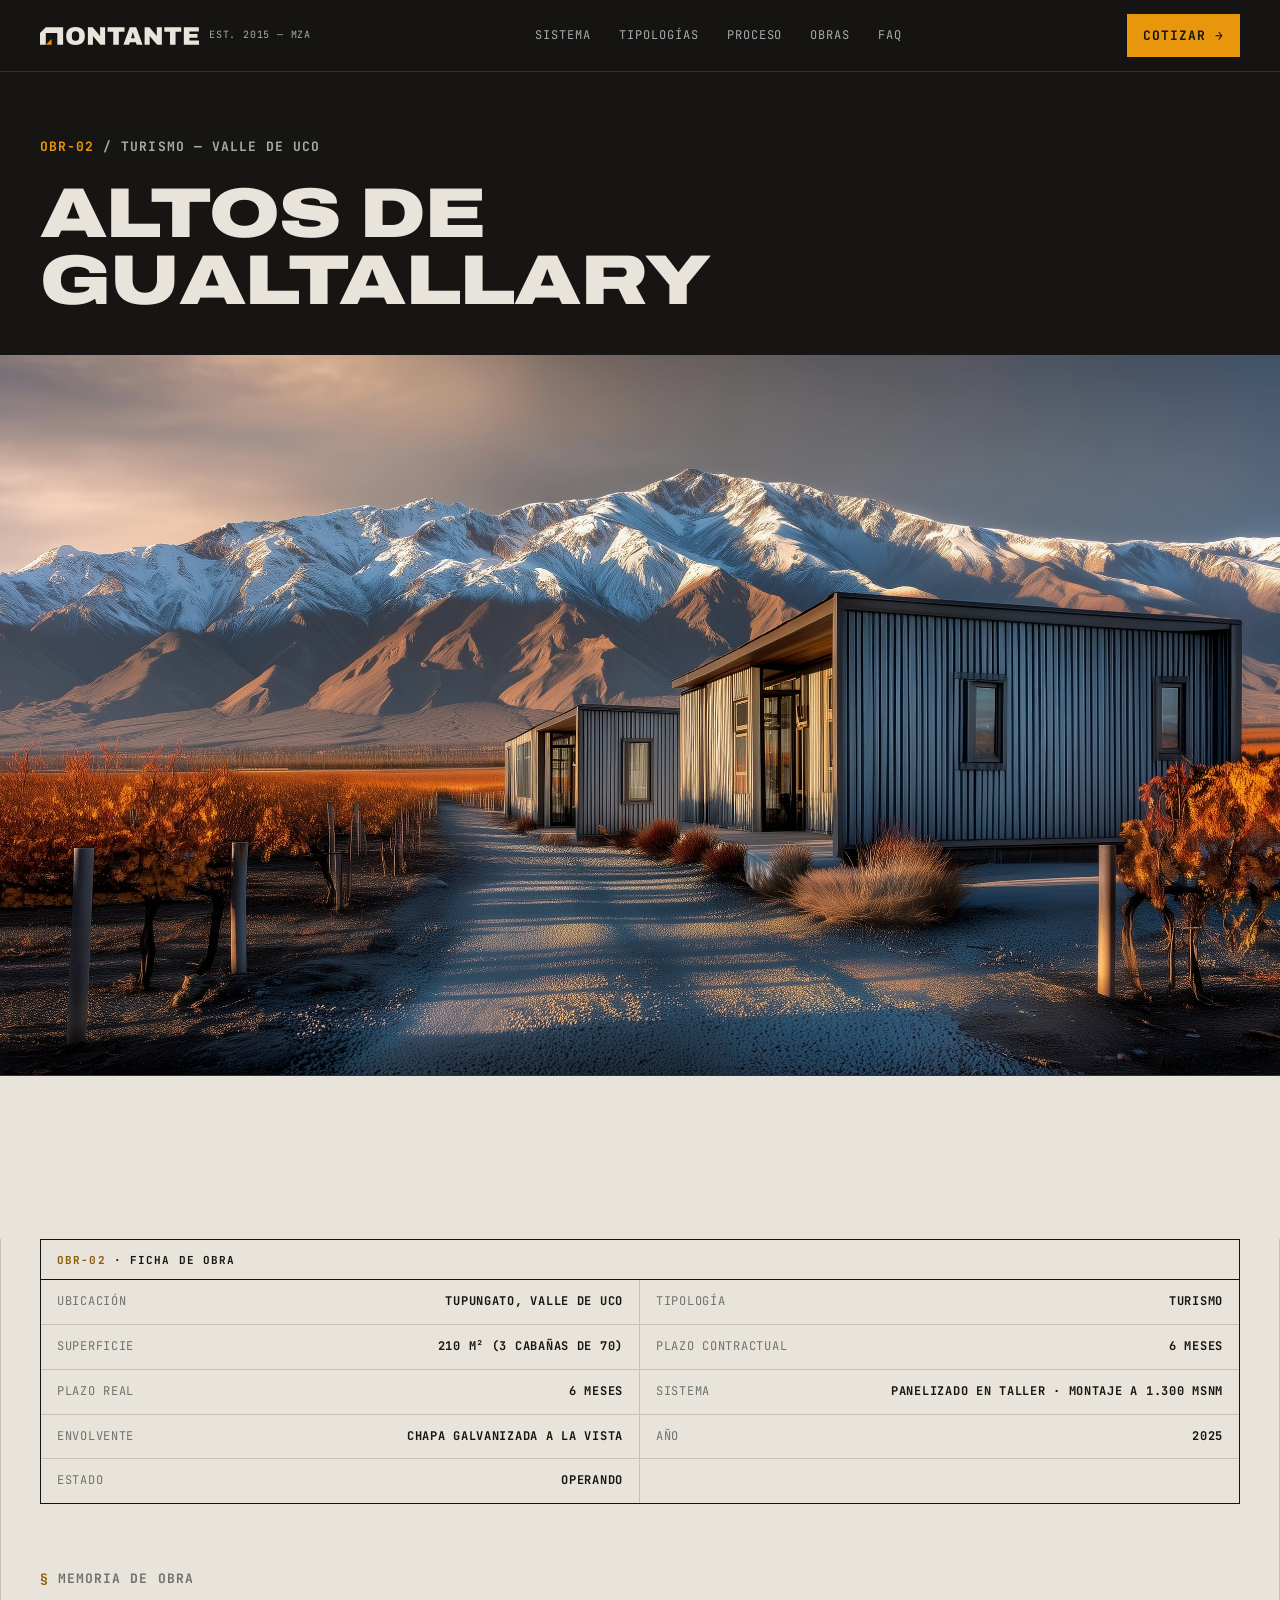
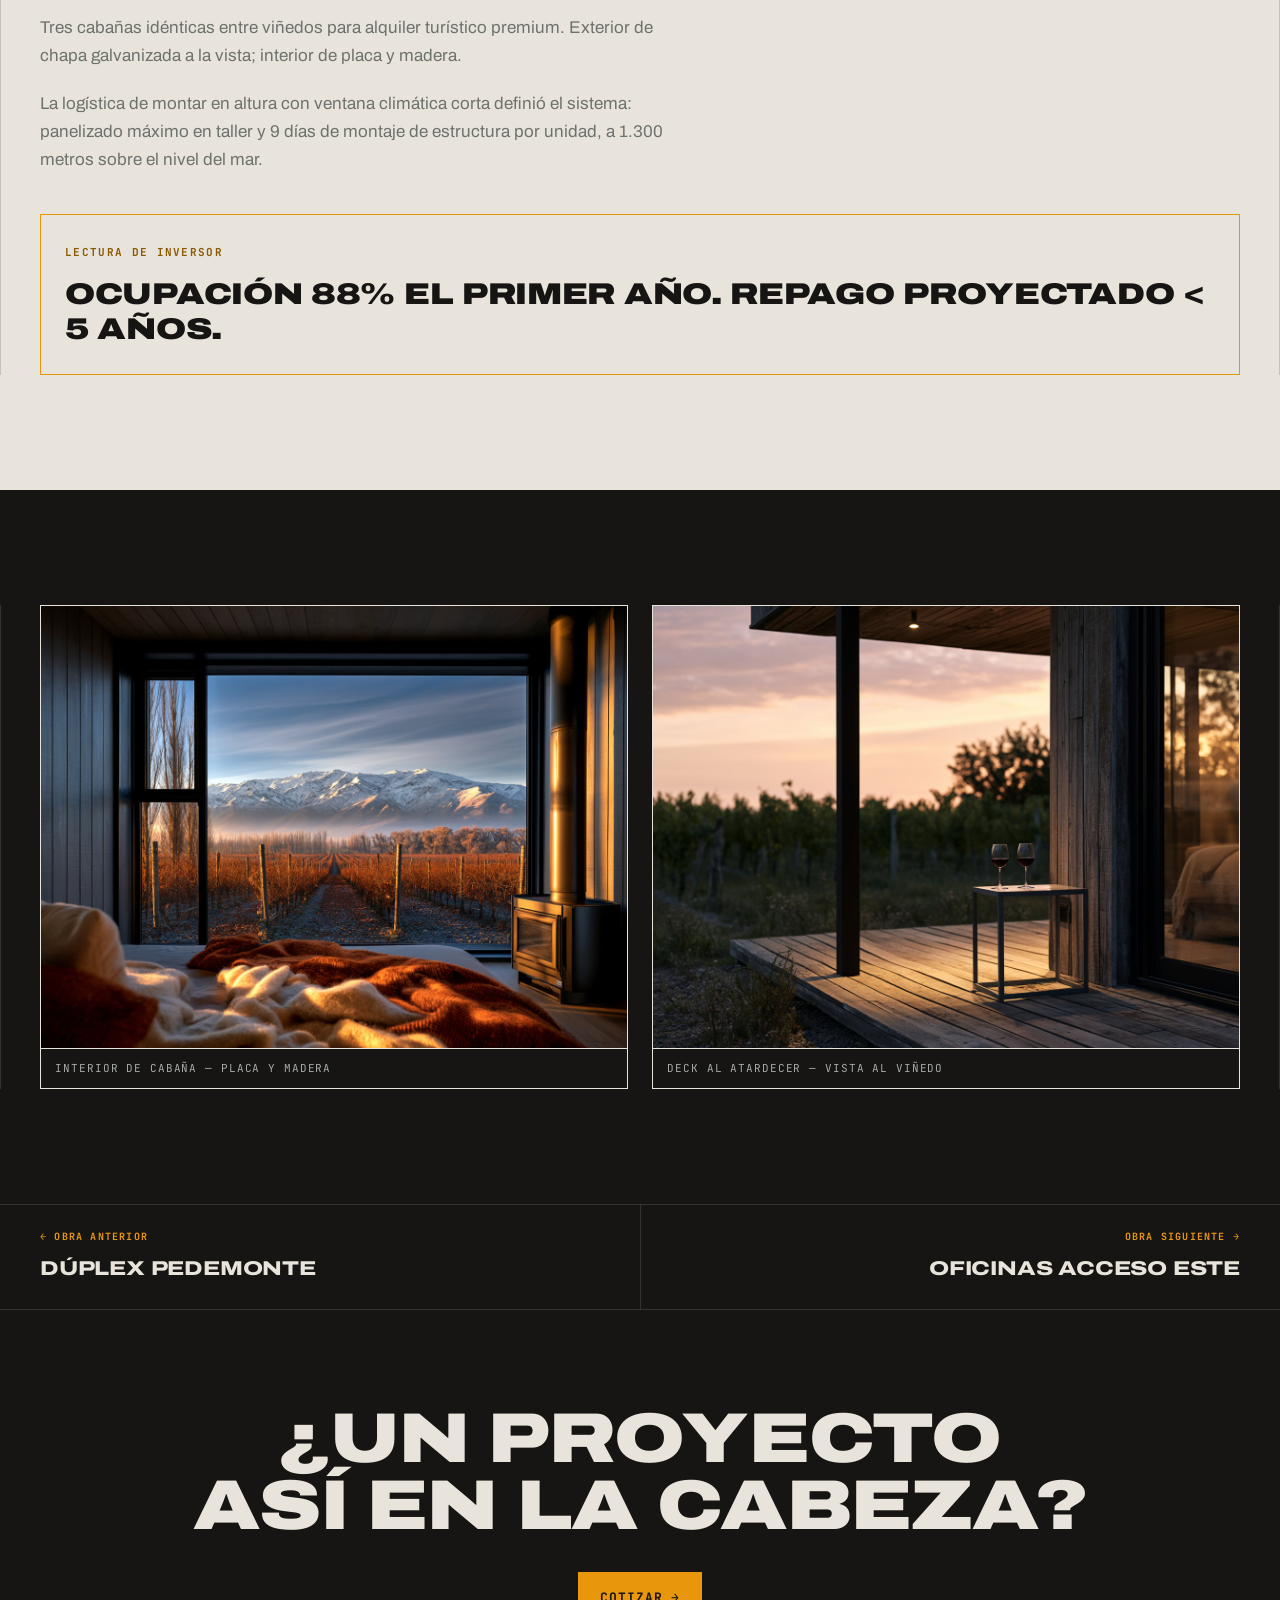
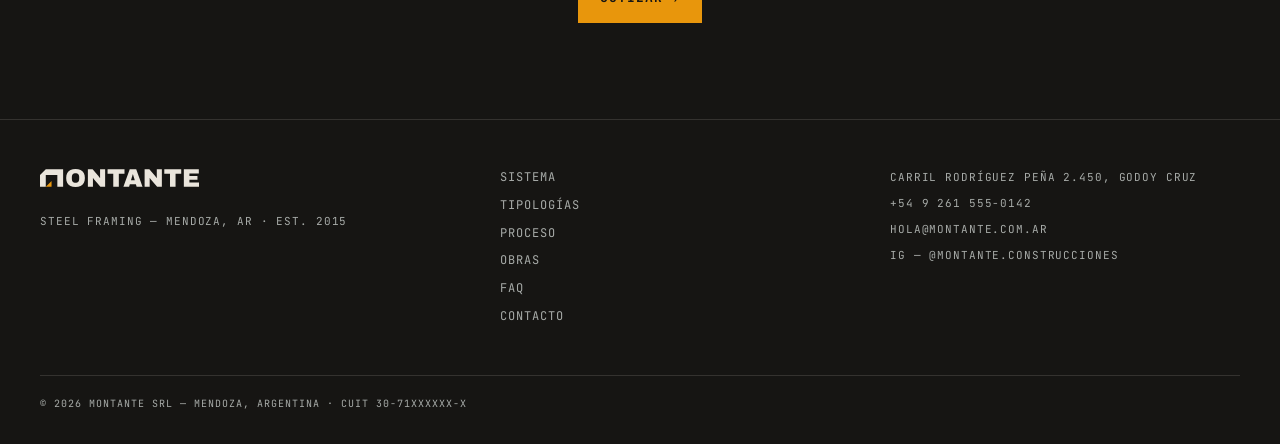
<file: caso/altos-gualtallary.html>
<!DOCTYPE html>
<html lang="es-AR">
<head>
  <meta charset="UTF-8">
  <meta name="viewport" content="width=device-width, initial-scale=1.0">
  <title>Altos de Gualtallary — OBR-02 · MONTANTE Steel Framing Mendoza</title>
  <meta name="description" content="Tres cabañas turísticas en Gualtallary, Valle de Uco: 210 m² en steel framing montados a 1.300 msnm. Ocupación 88% el primer año.">
  <meta property="og:type" content="article">
  <meta property="og:title" content="Altos de Gualtallary — Obra MONTANTE">
  <meta property="og:description" content="210 m² de alquiler turístico premium en Valle de Uco. Ocupación 88% el primer año.">
  <meta property="og:image" content="https://nicogiugno.github.io/MONTANTE/assets/img/og-image.jpg">
  <meta property="og:locale" content="es_AR">

  <link rel="icon" type="image/svg+xml" href="../assets/favicon-montante.svg">

  <link rel="preconnect" href="https://fonts.googleapis.com">
  <link rel="preconnect" href="https://fonts.gstatic.com" crossorigin>
  <link href="https://fonts.googleapis.com/css2?family=Archivo:wdth,wght@62.5..125,100..900&family=JetBrains+Mono:wght@400;700&display=swap" rel="stylesheet">

  <link rel="stylesheet" href="../assets/css/styles.css">
  <script>document.documentElement.classList.add('js');</script>
  <script src="../assets/js/main.js" defer></script>
</head>
<body class="theme-carbon" id="top">

  <a class="skip-link" href="#contenido">Saltar al contenido</a>

  <!-- NAV (variante ficha: links a la home) -->
  <header class="nav" id="nav">
    <div class="nav__bar">
      <a class="brand" href="../index.html" aria-label="MONTANTE — inicio">
        <img class="brand__logo" src="../assets/img/logo-montante-hueso.svg" alt="" width="160" height="18">
        <span class="brand__est">EST. 2015 — MZA</span>
      </a>
      <nav class="nav__links" aria-label="Navegación principal">
        <a class="nav__link" href="../index.html#sistema">Sistema</a>
        <a class="nav__link" href="../index.html#tipologias">Tipologías</a>
        <a class="nav__link" href="../index.html#proceso">Proceso</a>
        <a class="nav__link" href="../index.html#obras">Obras</a>
        <a class="nav__link" href="../index.html#faq">FAQ</a>
      </nav>
      <button class="btn nav__cta" type="button" data-contact>Cotizar <span class="flecha" aria-hidden="true">→</span></button>
      <button class="nav__burger" type="button" aria-expanded="false" aria-controls="menu-overlay" aria-label="Abrir menú">
        <span></span>
      </button>
    </div>
  </header>

  <nav class="menu-overlay" id="menu-overlay" aria-label="Menú móvil">
    <a class="menu-overlay__link" href="../index.html#sistema"><span class="n">01</span>Sistema</a>
    <a class="menu-overlay__link" href="../index.html#tipologias"><span class="n">02</span>Tipologías</a>
    <a class="menu-overlay__link" href="../index.html#proceso"><span class="n">03</span>Proceso</a>
    <a class="menu-overlay__link" href="../index.html#obras"><span class="n">04</span>Obras</a>
    <a class="menu-overlay__link" href="../index.html#faq"><span class="n">05</span>FAQ</a>
    <button class="btn menu-overlay__cta" type="button" data-contact>Cotizar proyecto <span class="flecha" aria-hidden="true">→</span></button>
  </nav>

  <main id="contenido">

    <!-- HERO DE OBRA -->
    <section class="caso-hero theme-carbon">
      <div class="wrap caso-hero__titulos">
        <p class="eyebrow"><b>OBR-02</b> / Turismo — Valle de Uco</p>
        <h1 class="display h2">Altos de Gualtallary</h1>
      </div>
      <div class="caso-hero__media" style="margin-top:2.5rem">
        <img src="../assets/img/caso-cabanas-hero.jpg" alt="Las tres cabañas idénticas de chapa galvanizada en fila entre viñedos otoñales, con la cordillera nevada de fondo" width="2560" height="1435" fetchpriority="high">
      </div>
    </section>

    <!-- DATASHEET + MEMORIA -->
    <section class="sec theme-hueso">
      <div class="wrap wrap--lined">
        <div class="datasheet io">
          <div class="datasheet__head"><span class="cod">OBR-02</span> · Ficha de obra</div>
          <dl>
            <div><dt>Ubicación</dt><dd>Tupungato, Valle de Uco</dd></div>
            <div><dt>Tipología</dt><dd>Turismo</dd></div>
            <div><dt>Superficie</dt><dd>210 m² (3 cabañas de 70)</dd></div>
            <div><dt>Plazo contractual</dt><dd>6 meses</dd></div>
            <div><dt>Plazo real</dt><dd>6 meses</dd></div>
            <div><dt>Sistema</dt><dd>Panelizado en taller · montaje a 1.300 msnm</dd></div>
            <div><dt>Envolvente</dt><dd>Chapa galvanizada a la vista</dd></div>
            <div><dt>Año</dt><dd>2025</dd></div>
            <div><dt>Estado</dt><dd>Operando</dd></div>
          </dl>
        </div>

        <div class="memoria io" style="margin-top:clamp(2.5rem,5vw,4rem)">
          <p class="eyebrow"><b>§</b> Memoria de obra</p>
          <p>Tres cabañas idénticas entre viñedos para alquiler turístico premium. Exterior de chapa galvanizada a la vista; interior de placa y madera.</p>
          <p>La logística de montar en altura con ventana climática corta definió el sistema: panelizado máximo en taller y 9 días de montaje de estructura por unidad, a 1.300 metros sobre el nivel del mar.</p>
        </div>

        <div class="lectura io">
          <span class="lectura__label">Lectura de inversor</span>
          <p class="lectura__dato">Ocupación 88% el primer año. Repago proyectado &lt; 5 años.</p>
        </div>
      </div>
    </section>

    <!-- GALERÍA -->
    <section class="sec theme-carbon" aria-label="Galería de obra">
      <div class="wrap wrap--lined">
        <div class="galeria" data-io-group>
          <figure class="io">
            <img src="../assets/img/caso-cabanas-01.jpg" alt="Interior de cabaña: cama frente al ventanal que enmarca el viñedo y la cordillera nevada" width="1232" height="928" loading="lazy">
            <figcaption>Interior de cabaña — placa y madera</figcaption>
          </figure>
          <figure class="io">
            <img src="../assets/img/caso-cabanas-02.jpg" alt="Deck de cabaña al atardecer con dos copas de Malbec y el viñedo fundiéndose en la luz" width="1232" height="928" loading="lazy">
            <figcaption>Deck al atardecer — vista al viñedo</figcaption>
          </figure>
        </div>
      </div>
    </section>

    <!-- NAV DE OBRAS -->
    <nav class="obras-nav theme-carbon" aria-label="Otras obras">
      <a href="duplex-pedemonte.html">
        <span class="dir">← Obra anterior</span>
        <span class="nombre">Dúplex Pedemonte</span>
      </a>
      <a href="oficinas-acceso-este.html">
        <span class="dir">Obra siguiente →</span>
        <span class="nombre">Oficinas Acceso Este</span>
      </a>
    </nav>

    <!-- CTA CORTO -->
    <section class="cta-corto theme-carbon">
      <div class="wrap">
        <h2 class="display h2">¿Un proyecto así en la cabeza?</h2>
        <button class="btn" type="button" data-contact>Cotizar <span class="flecha" aria-hidden="true">→</span></button>
      </div>
    </section>
  </main>

  <!-- FOOTER -->
  <footer class="footer theme-carbon">
    <div class="wrap">
      <div class="footer__grid">
        <div>
          <a class="brand" href="../index.html" aria-label="MONTANTE — inicio">
            <img class="brand__logo" src="../assets/img/logo-montante-hueso.svg" alt="" width="160" height="18">
          </a>
          <p class="footer__datos" style="margin-top:1rem">Steel framing — Mendoza, AR · Est. 2015</p>
        </div>
        <nav class="footer__links" aria-label="Navegación de pie de página">
          <a href="../index.html#sistema">Sistema</a>
          <a href="../index.html#tipologias">Tipologías</a>
          <a href="../index.html#proceso">Proceso</a>
          <a href="../index.html#obras">Obras</a>
          <a href="../index.html#faq">FAQ</a>
          <a href="../index.html#contacto">Contacto</a>
        </nav>
        <div class="footer__datos">
          <span>Carril Rodríguez Peña 2.450, Godoy Cruz</span>
          <a href="https://wa.me/5492615550142" data-contact>+54 9 261 555-0142</a>
          <a href="mailto:hola@montante.com.ar" data-contact>hola@montante.com.ar</a>
          <a href="https://instagram.com/montante.construcciones" data-contact>IG — @montante.construcciones</a>
        </div>
      </div>
      <p class="footer__legal">© 2026 MONTANTE SRL — Mendoza, Argentina · CUIT 30-71XXXXXX-X</p>
    </div>
  </footer>
  <!-- Diseño y desarrollo: VISUAL NOVA — visualnova.contact@gmail.com -->

  <!-- MODAL VISUAL NOVA -->
  <div class="modal" id="modal-vn" role="dialog" aria-modal="true" aria-labelledby="modal-vn-titulo" hidden>
    <div class="modal__backdrop" data-modal-close></div>
    <div class="modal__panel">
      <svg class="sello" viewBox="0 0 120 120" aria-hidden="true">
        <g class="sello__giro">
          <circle cx="60" cy="60" r="57" fill="none" stroke="currentColor" stroke-width="2"/>
          <circle cx="60" cy="60" r="34" fill="none" stroke="currentColor" stroke-width="1"/>
          <defs>
            <path id="sello-circ" d="M60,60 m-45,0 a45,45 0 1,1 90,0 a45,45 0 1,1 -90,0"/>
          </defs>
          <text font-family="'JetBrains Mono', monospace" font-size="9.5" letter-spacing="1.6" fill="currentColor">
            <textPath href="#sello-circ">VISUAL NOVA · DISEÑO DIGITAL · MZA ·</textPath>
          </text>
          <path d="M68 49v-6H52v34h16v-6" fill="none" stroke="currentColor" stroke-width="2.5"/>
        </g>
      </svg>
      <button class="modal__close" type="button" data-modal-close aria-label="Cerrar ventana">✕</button>
      <p class="modal__eyebrow">Fin de la demo — Proyecto de portfolio</p>
      <h2 class="display modal__titulo" id="modal-vn-titulo">Esta constructora no existe.<br>La web, sí.</h2>
      <p class="modal__cuerpo">MONTANTE es un proyecto de demostración diseñado y desarrollado por <strong>VISUAL NOVA</strong>, estudio de diseño digital de Mendoza. Todo lo que acabás de recorrer — marca, textos, estructura y código — se construyó para mostrar lo que una empresa puede proyectar online. ¿Querés una presencia así de sólida para tu negocio?</p>
      <div class="btn-row modal__botones">
        <a class="btn" href="mailto:visualnova.contact@gmail.com?subject=Quiero%20una%20web%20como%20MONTANTE">Escribir a Visual Nova <span class="flecha" aria-hidden="true">→</span></a>
        <a class="btn btn--ghost btn--ghost-carbon" href="https://wa.me/5492613255666?text=Hola%20VISUAL%20NOVA%2C%20vi%20la%20demo%20MONTANTE%20y%20quiero%20una%20web%20as%C3%AD%20para%20mi%20empresa." target="_blank" rel="noopener">WhatsApp +54 9 2613 25-5666</a>
      </div>
      <p class="modal__pie">VISUALNOVA.AR — Mendoza, Argentina</p>
      <p class="modal__micro">Podés seguir recorriendo la demo: cerrá esta ventana y nada se rompe.</p>
    </div>
  </div>

</body>
</html>
</file>
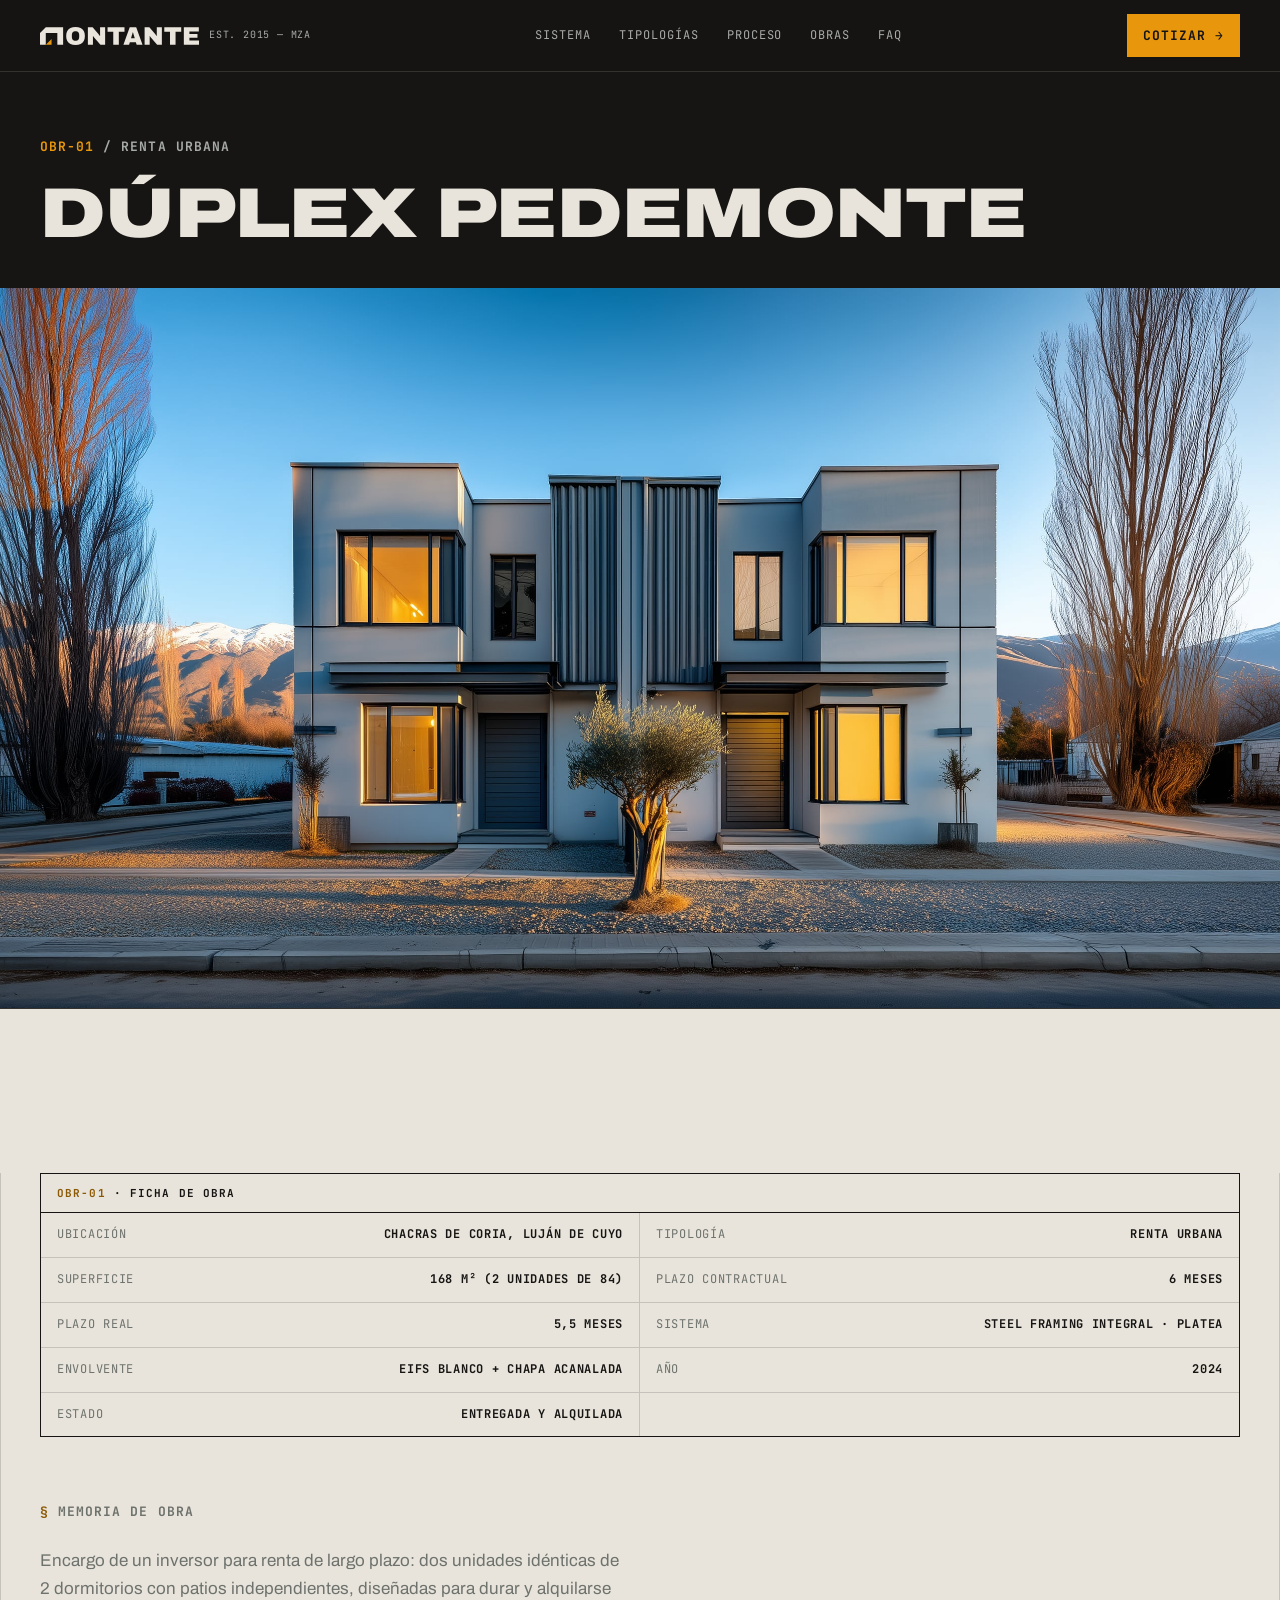
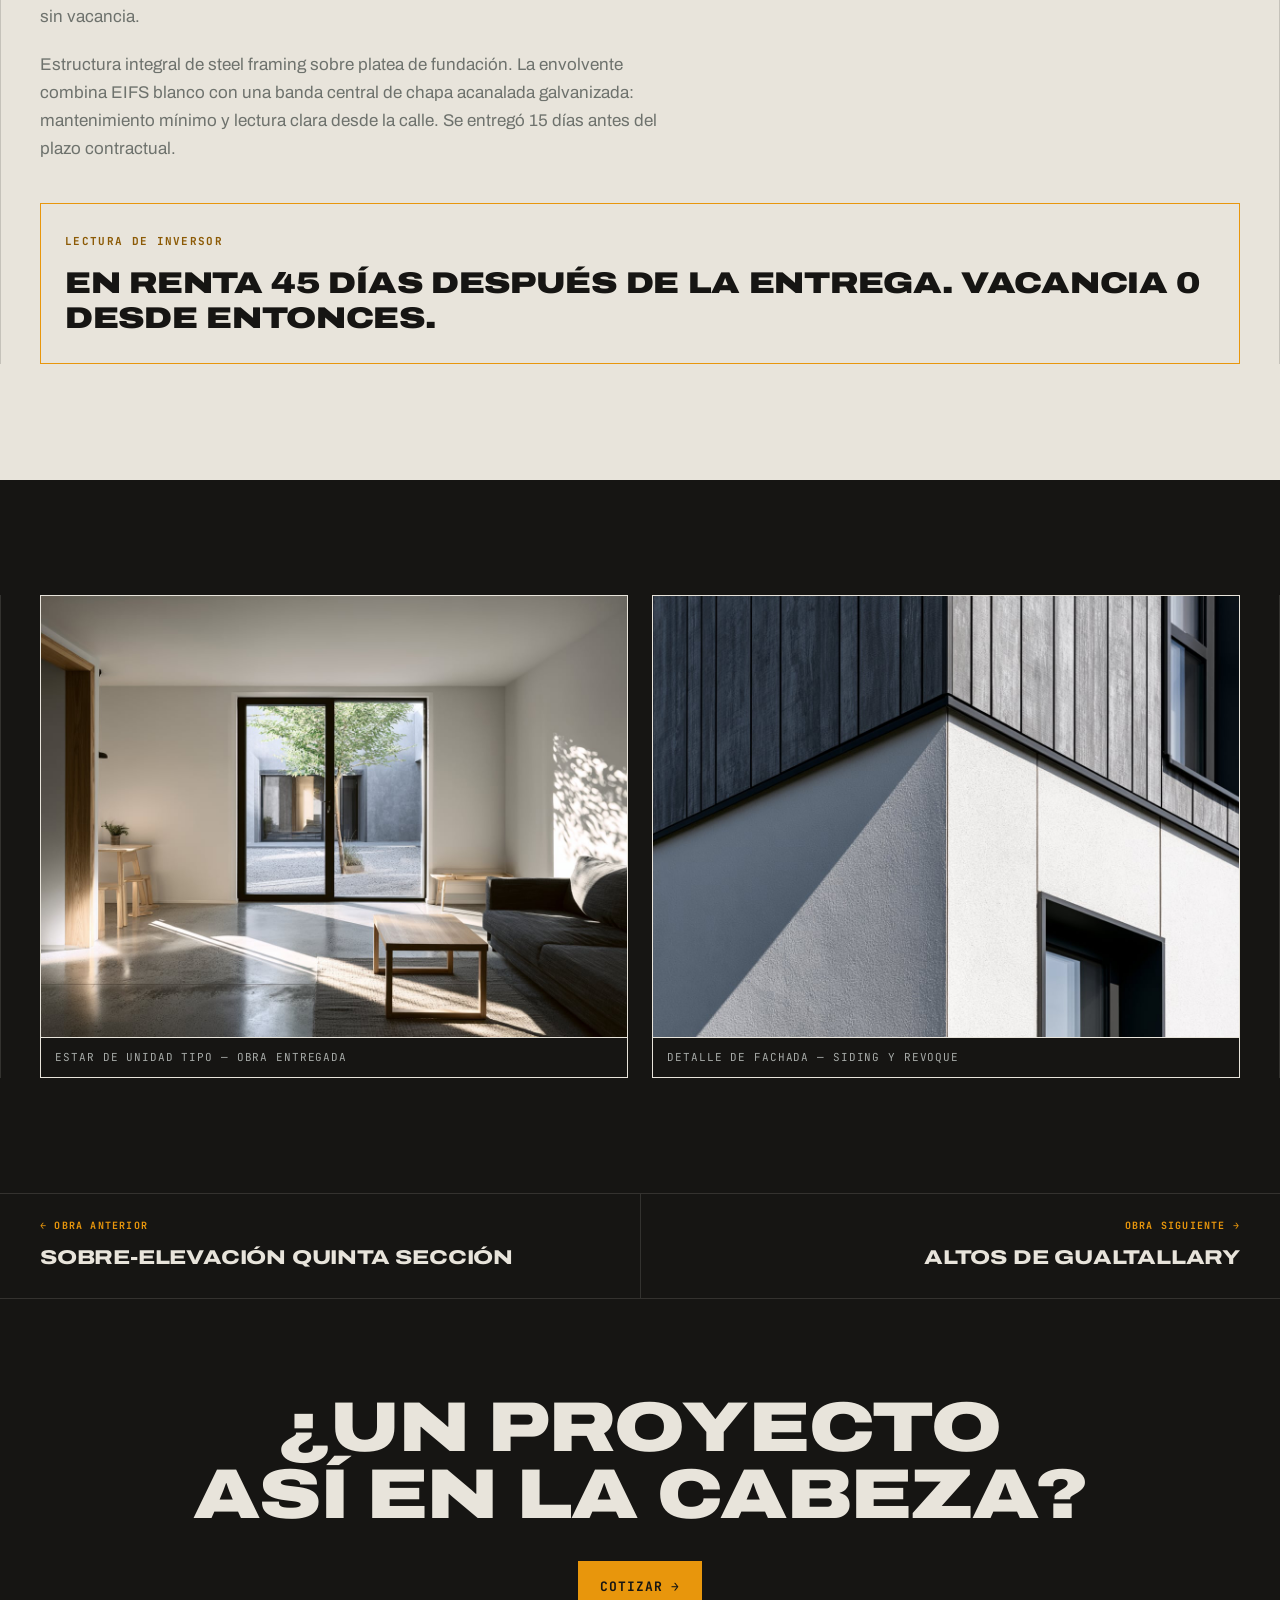
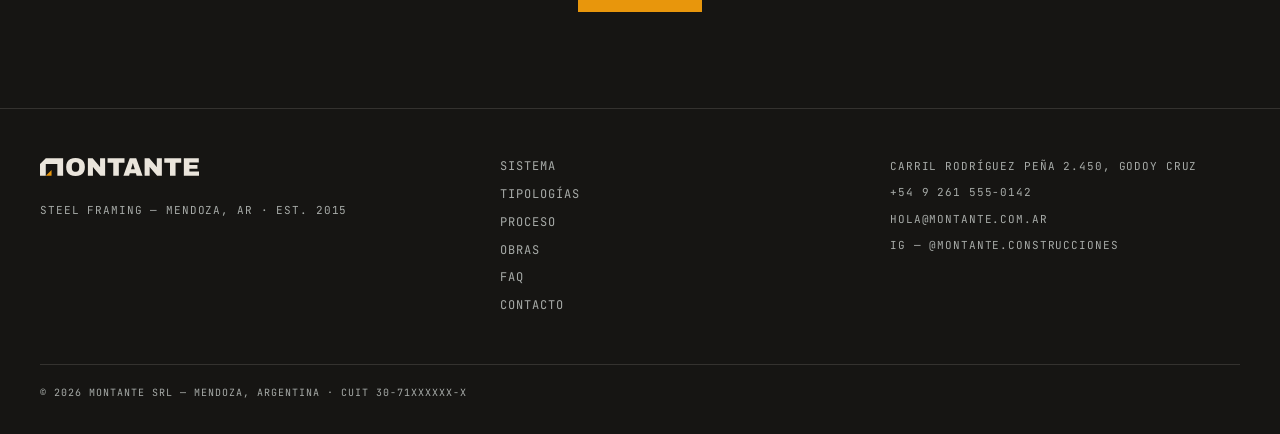
<file: caso/duplex-pedemonte.html>
<!DOCTYPE html>
<html lang="es-AR">
<head>
  <meta charset="UTF-8">
  <meta name="viewport" content="width=device-width, initial-scale=1.0">
  <title>Dúplex Pedemonte — OBR-01 · MONTANTE Steel Framing Mendoza</title>
  <meta name="description" content="Dúplex de renta urbana en Chacras de Coria: 168 m² en steel framing, entregado en 5,5 meses. En renta 45 días después de la entrega.">
  <meta property="og:type" content="article">
  <meta property="og:title" content="Dúplex Pedemonte — Obra MONTANTE">
  <meta property="og:description" content="168 m² de renta urbana en steel framing. Entregada en 5,5 meses, alquilada a los 45 días.">
  <meta property="og:image" content="https://nicogiugno.github.io/MONTANTE/assets/img/og-image.jpg">
  <meta property="og:locale" content="es_AR">

  <link rel="icon" type="image/svg+xml" href="../assets/favicon-montante.svg">

  <link rel="preconnect" href="https://fonts.googleapis.com">
  <link rel="preconnect" href="https://fonts.gstatic.com" crossorigin>
  <link href="https://fonts.googleapis.com/css2?family=Archivo:wdth,wght@62.5..125,100..900&family=JetBrains+Mono:wght@400;700&display=swap" rel="stylesheet">

  <link rel="stylesheet" href="../assets/css/styles.css">
  <script>document.documentElement.classList.add('js');</script>
  <script src="../assets/js/main.js" defer></script>
</head>
<body class="theme-carbon" id="top">

  <a class="skip-link" href="#contenido">Saltar al contenido</a>

  <!-- NAV (variante ficha: links a la home) -->
  <header class="nav" id="nav">
    <div class="nav__bar">
      <a class="brand" href="../index.html" aria-label="MONTANTE — inicio">
        <img class="brand__logo" src="../assets/img/logo-montante-hueso.svg" alt="" width="160" height="18">
        <span class="brand__est">EST. 2015 — MZA</span>
      </a>
      <nav class="nav__links" aria-label="Navegación principal">
        <a class="nav__link" href="../index.html#sistema">Sistema</a>
        <a class="nav__link" href="../index.html#tipologias">Tipologías</a>
        <a class="nav__link" href="../index.html#proceso">Proceso</a>
        <a class="nav__link" href="../index.html#obras">Obras</a>
        <a class="nav__link" href="../index.html#faq">FAQ</a>
      </nav>
      <button class="btn nav__cta" type="button" data-contact>Cotizar <span class="flecha" aria-hidden="true">→</span></button>
      <button class="nav__burger" type="button" aria-expanded="false" aria-controls="menu-overlay" aria-label="Abrir menú">
        <span></span>
      </button>
    </div>
  </header>

  <nav class="menu-overlay" id="menu-overlay" aria-label="Menú móvil">
    <a class="menu-overlay__link" href="../index.html#sistema"><span class="n">01</span>Sistema</a>
    <a class="menu-overlay__link" href="../index.html#tipologias"><span class="n">02</span>Tipologías</a>
    <a class="menu-overlay__link" href="../index.html#proceso"><span class="n">03</span>Proceso</a>
    <a class="menu-overlay__link" href="../index.html#obras"><span class="n">04</span>Obras</a>
    <a class="menu-overlay__link" href="../index.html#faq"><span class="n">05</span>FAQ</a>
    <button class="btn menu-overlay__cta" type="button" data-contact>Cotizar proyecto <span class="flecha" aria-hidden="true">→</span></button>
  </nav>

  <main id="contenido">

    <!-- HERO DE OBRA -->
    <section class="caso-hero theme-carbon">
      <div class="wrap caso-hero__titulos">
        <p class="eyebrow"><b>OBR-01</b> / Renta urbana</p>
        <h1 class="display h2">Dúplex Pedemonte</h1>
      </div>
      <div class="caso-hero__media" style="margin-top:2.5rem">
        <img src="../assets/img/caso-duplex-hero.jpg" alt="Dúplex Pedemonte al atardecer: las dos unidades encendidas con la banda central de chapa acanalada" width="2560" height="1435" fetchpriority="high">
      </div>
    </section>

    <!-- DATASHEET + MEMORIA -->
    <section class="sec theme-hueso">
      <div class="wrap wrap--lined">
        <div class="datasheet io">
          <div class="datasheet__head"><span class="cod">OBR-01</span> · Ficha de obra</div>
          <dl>
            <div><dt>Ubicación</dt><dd>Chacras de Coria, Luján de Cuyo</dd></div>
            <div><dt>Tipología</dt><dd>Renta urbana</dd></div>
            <div><dt>Superficie</dt><dd>168 m² (2 unidades de 84)</dd></div>
            <div><dt>Plazo contractual</dt><dd>6 meses</dd></div>
            <div><dt>Plazo real</dt><dd>5,5 meses</dd></div>
            <div><dt>Sistema</dt><dd>Steel framing integral · platea</dd></div>
            <div><dt>Envolvente</dt><dd>EIFS blanco + chapa acanalada</dd></div>
            <div><dt>Año</dt><dd>2024</dd></div>
            <div><dt>Estado</dt><dd>Entregada y alquilada</dd></div>
          </dl>
        </div>

        <div class="memoria io" style="margin-top:clamp(2.5rem,5vw,4rem)">
          <p class="eyebrow"><b>§</b> Memoria de obra</p>
          <p>Encargo de un inversor para renta de largo plazo: dos unidades idénticas de 2 dormitorios con patios independientes, diseñadas para durar y alquilarse sin vacancia.</p>
          <p>Estructura integral de steel framing sobre platea de fundación. La envolvente combina EIFS blanco con una banda central de chapa acanalada galvanizada: mantenimiento mínimo y lectura clara desde la calle. Se entregó 15 días antes del plazo contractual.</p>
        </div>

        <div class="lectura io">
          <span class="lectura__label">Lectura de inversor</span>
          <p class="lectura__dato">En renta 45 días después de la entrega. Vacancia 0 desde entonces.</p>
        </div>
      </div>
    </section>

    <!-- GALERÍA -->
    <section class="sec theme-carbon" aria-label="Galería de obra">
      <div class="wrap wrap--lined">
        <div class="galeria" data-io-group>
          <figure class="io">
            <img src="../assets/img/caso-duplex-01.jpg" alt="Estar de la unidad tipo: piso de hormigón llaneado y ventanal negro al patio de ripio" width="1232" height="928" loading="lazy">
            <figcaption>Estar de unidad tipo — obra entregada</figcaption>
          </figure>
          <figure class="io">
            <img src="../assets/img/caso-duplex-02.jpg" alt="Detalle del encuentro entre siding, revoque blanco y carpintería de acero negra con sombra dura" width="1232" height="928" loading="lazy">
            <figcaption>Detalle de fachada — siding y revoque</figcaption>
          </figure>
        </div>
      </div>
    </section>

    <!-- NAV DE OBRAS -->
    <nav class="obras-nav theme-carbon" aria-label="Otras obras">
      <a href="sobreelevacion-quinta.html">
        <span class="dir">← Obra anterior</span>
        <span class="nombre">Sobre-elevación Quinta Sección</span>
      </a>
      <a href="altos-gualtallary.html">
        <span class="dir">Obra siguiente →</span>
        <span class="nombre">Altos de Gualtallary</span>
      </a>
    </nav>

    <!-- CTA CORTO -->
    <section class="cta-corto theme-carbon">
      <div class="wrap">
        <h2 class="display h2">¿Un proyecto así en la cabeza?</h2>
        <button class="btn" type="button" data-contact>Cotizar <span class="flecha" aria-hidden="true">→</span></button>
      </div>
    </section>
  </main>

  <!-- FOOTER -->
  <footer class="footer theme-carbon">
    <div class="wrap">
      <div class="footer__grid">
        <div>
          <a class="brand" href="../index.html" aria-label="MONTANTE — inicio">
            <img class="brand__logo" src="../assets/img/logo-montante-hueso.svg" alt="" width="160" height="18">
          </a>
          <p class="footer__datos" style="margin-top:1rem">Steel framing — Mendoza, AR · Est. 2015</p>
        </div>
        <nav class="footer__links" aria-label="Navegación de pie de página">
          <a href="../index.html#sistema">Sistema</a>
          <a href="../index.html#tipologias">Tipologías</a>
          <a href="../index.html#proceso">Proceso</a>
          <a href="../index.html#obras">Obras</a>
          <a href="../index.html#faq">FAQ</a>
          <a href="../index.html#contacto">Contacto</a>
        </nav>
        <div class="footer__datos">
          <span>Carril Rodríguez Peña 2.450, Godoy Cruz</span>
          <a href="https://wa.me/5492615550142" data-contact>+54 9 261 555-0142</a>
          <a href="mailto:hola@montante.com.ar" data-contact>hola@montante.com.ar</a>
          <a href="https://instagram.com/montante.construcciones" data-contact>IG — @montante.construcciones</a>
        </div>
      </div>
      <p class="footer__legal">© 2026 MONTANTE SRL — Mendoza, Argentina · CUIT 30-71XXXXXX-X</p>
    </div>
  </footer>
  <!-- Diseño y desarrollo: VISUAL NOVA — visualnova.contact@gmail.com -->

  <!-- MODAL VISUAL NOVA -->
  <div class="modal" id="modal-vn" role="dialog" aria-modal="true" aria-labelledby="modal-vn-titulo" hidden>
    <div class="modal__backdrop" data-modal-close></div>
    <div class="modal__panel">
      <svg class="sello" viewBox="0 0 120 120" aria-hidden="true">
        <g class="sello__giro">
          <circle cx="60" cy="60" r="57" fill="none" stroke="currentColor" stroke-width="2"/>
          <circle cx="60" cy="60" r="34" fill="none" stroke="currentColor" stroke-width="1"/>
          <defs>
            <path id="sello-circ" d="M60,60 m-45,0 a45,45 0 1,1 90,0 a45,45 0 1,1 -90,0"/>
          </defs>
          <text font-family="'JetBrains Mono', monospace" font-size="9.5" letter-spacing="1.6" fill="currentColor">
            <textPath href="#sello-circ">VISUAL NOVA · DISEÑO DIGITAL · MZA ·</textPath>
          </text>
          <path d="M68 49v-6H52v34h16v-6" fill="none" stroke="currentColor" stroke-width="2.5"/>
        </g>
      </svg>
      <button class="modal__close" type="button" data-modal-close aria-label="Cerrar ventana">✕</button>
      <p class="modal__eyebrow">Fin de la demo — Proyecto de portfolio</p>
      <h2 class="display modal__titulo" id="modal-vn-titulo">Esta constructora no existe.<br>La web, sí.</h2>
      <p class="modal__cuerpo">MONTANTE es un proyecto de demostración diseñado y desarrollado por <strong>VISUAL NOVA</strong>, estudio de diseño digital de Mendoza. Todo lo que acabás de recorrer — marca, textos, estructura y código — se construyó para mostrar lo que una empresa puede proyectar online. ¿Querés una presencia así de sólida para tu negocio?</p>
      <div class="btn-row modal__botones">
        <a class="btn" href="mailto:visualnova.contact@gmail.com?subject=Quiero%20una%20web%20como%20MONTANTE">Escribir a Visual Nova <span class="flecha" aria-hidden="true">→</span></a>
        <a class="btn btn--ghost btn--ghost-carbon" href="https://wa.me/5492613255666?text=Hola%20VISUAL%20NOVA%2C%20vi%20la%20demo%20MONTANTE%20y%20quiero%20una%20web%20as%C3%AD%20para%20mi%20empresa." target="_blank" rel="noopener">WhatsApp +54 9 2613 25-5666</a>
      </div>
      <p class="modal__pie">VISUALNOVA.AR — Mendoza, Argentina</p>
      <p class="modal__micro">Podés seguir recorriendo la demo: cerrá esta ventana y nada se rompe.</p>
    </div>
  </div>

</body>
</html>
</file>
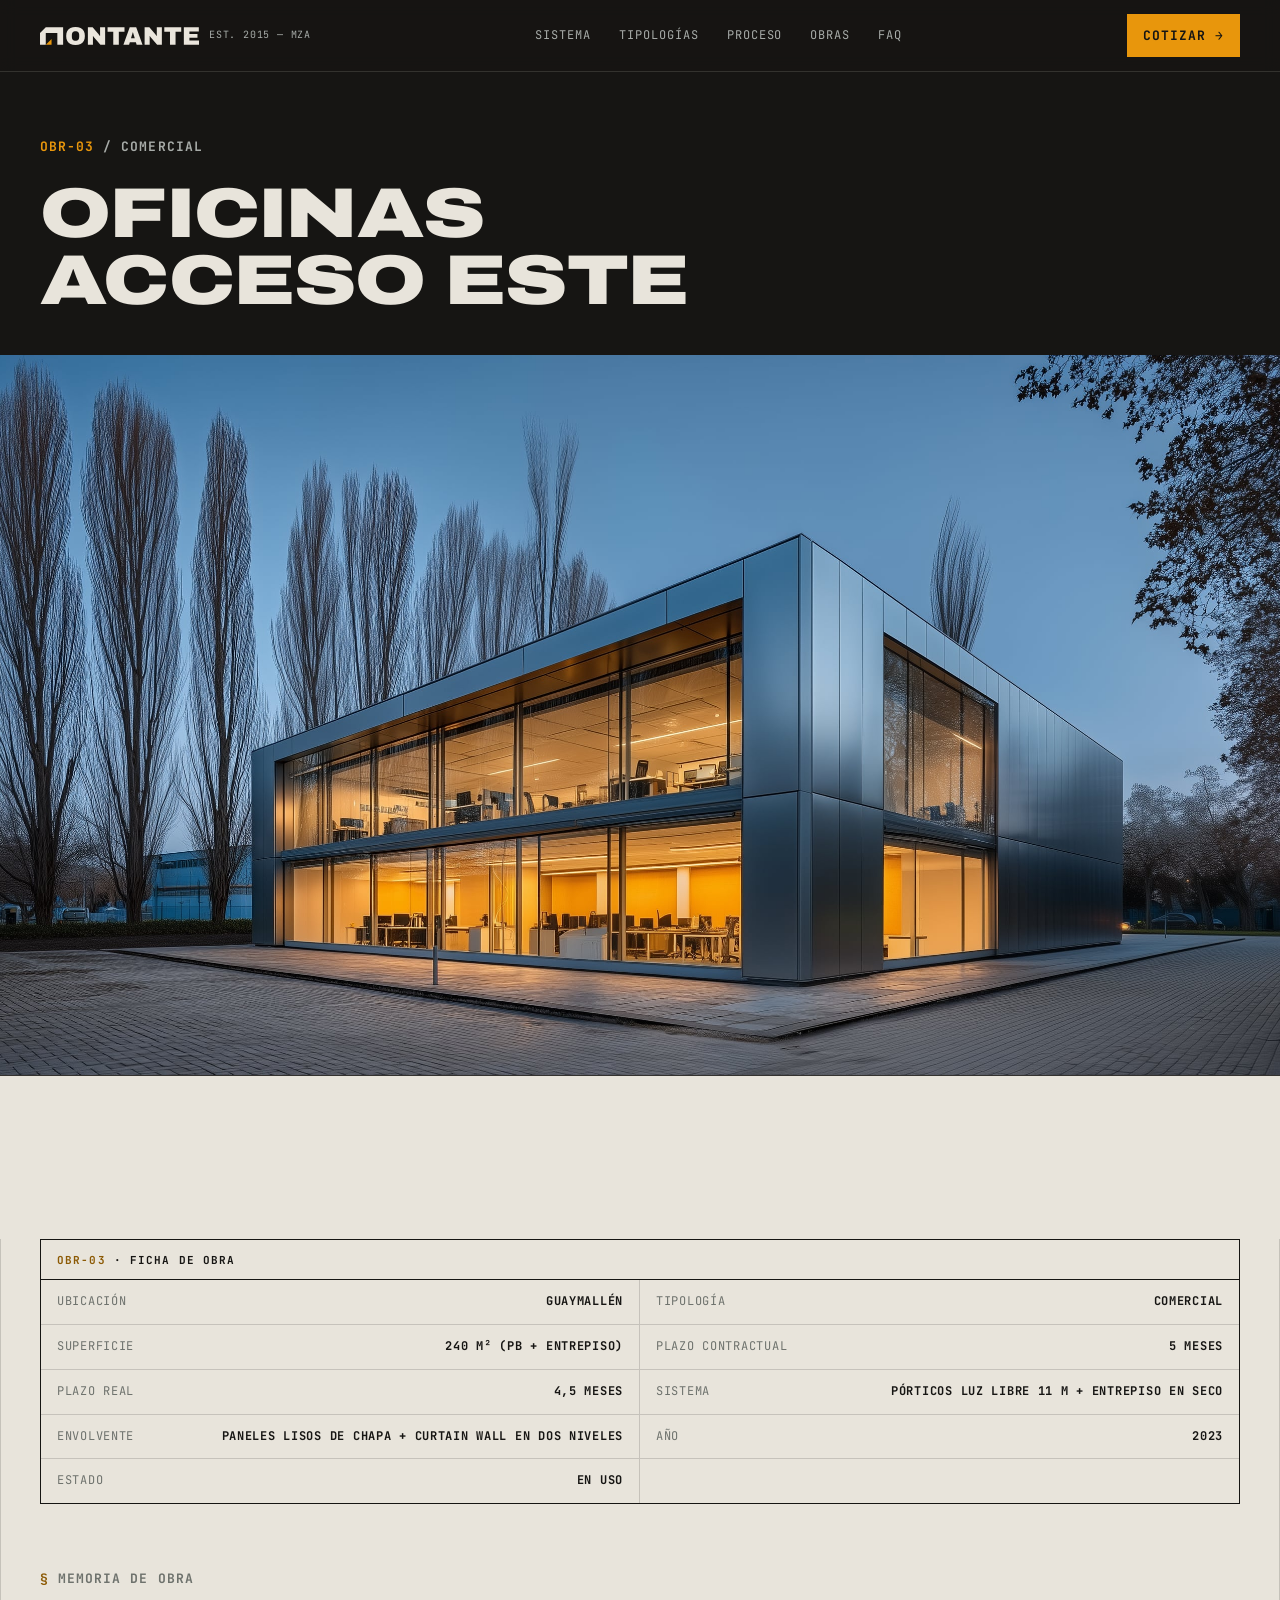
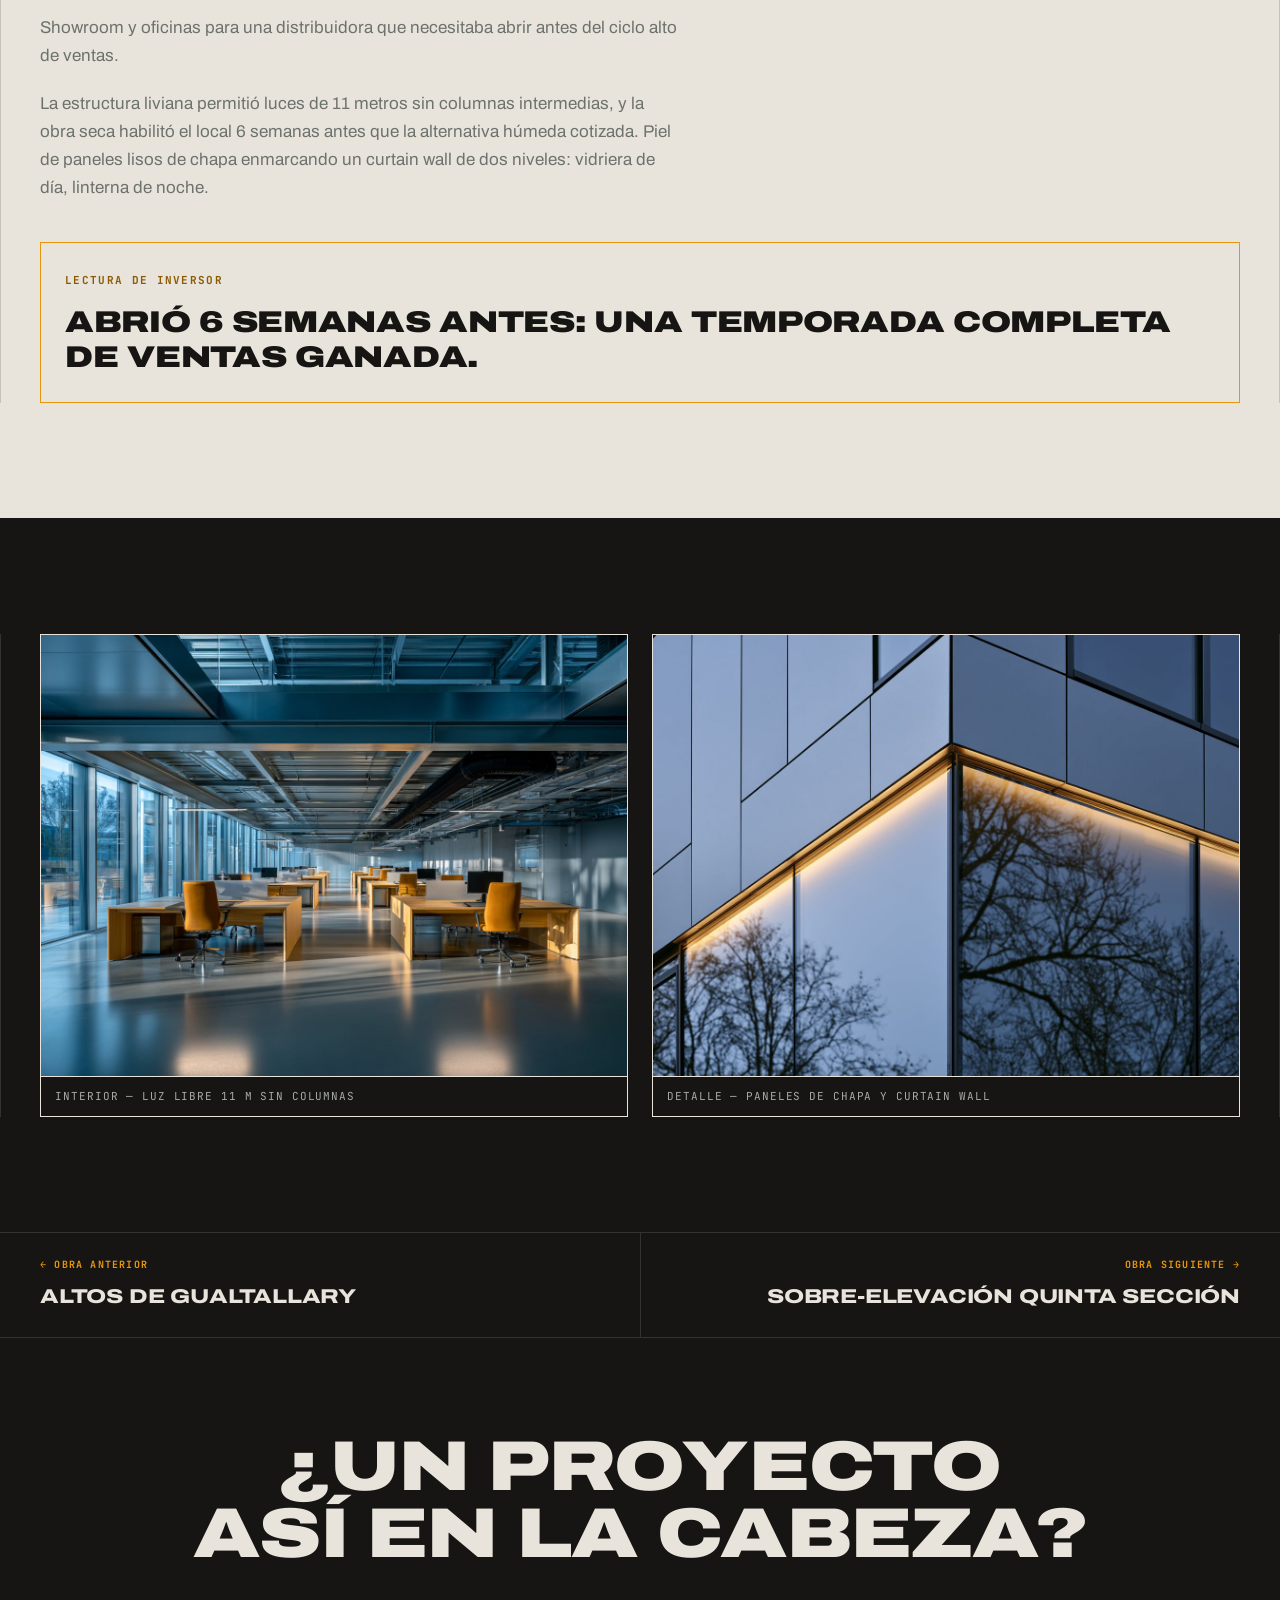
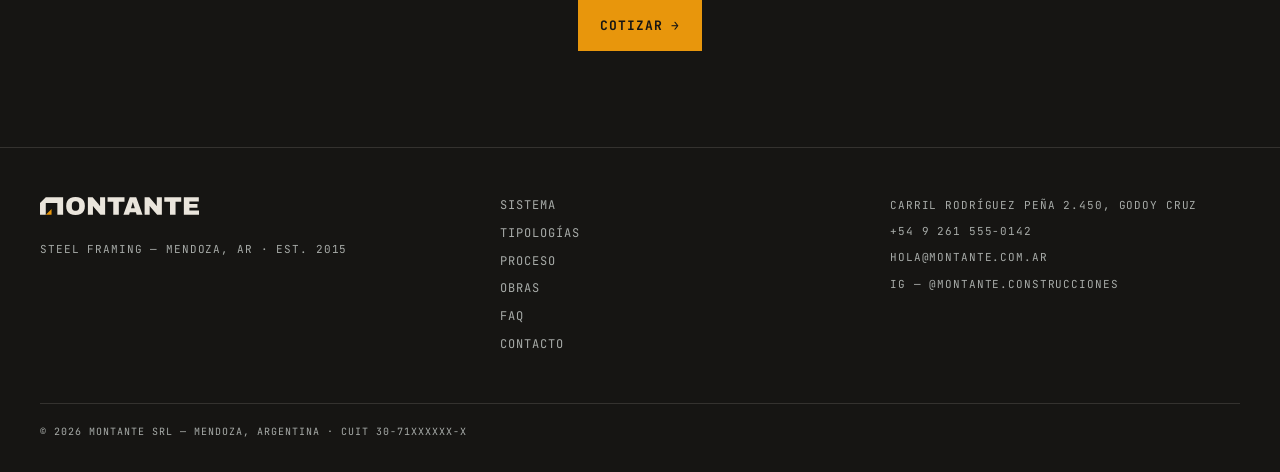
<file: caso/oficinas-acceso-este.html>
<!DOCTYPE html>
<html lang="es-AR">
<head>
  <meta charset="UTF-8">
  <meta name="viewport" content="width=device-width, initial-scale=1.0">
  <title>Oficinas Acceso Este — OBR-03 · MONTANTE Steel Framing Mendoza</title>
  <meta name="description" content="Showroom y oficinas comerciales en Guaymallén: 240 m² con luces libres de 11 metros, entregados en 4,5 meses. Abrió 6 semanas antes.">
  <meta property="og:type" content="article">
  <meta property="og:title" content="Oficinas Acceso Este — Obra MONTANTE">
  <meta property="og:description" content="240 m² comerciales con luces libres de 11 m. Abrió 6 semanas antes que la alternativa húmeda.">
  <meta property="og:image" content="https://nicogiugno.github.io/MONTANTE/assets/img/og-image.jpg">
  <meta property="og:locale" content="es_AR">

  <link rel="icon" type="image/svg+xml" href="../assets/favicon-montante.svg">

  <link rel="preconnect" href="https://fonts.googleapis.com">
  <link rel="preconnect" href="https://fonts.gstatic.com" crossorigin>
  <link href="https://fonts.googleapis.com/css2?family=Archivo:wdth,wght@62.5..125,100..900&family=JetBrains+Mono:wght@400;700&display=swap" rel="stylesheet">

  <link rel="stylesheet" href="../assets/css/styles.css">
  <script>document.documentElement.classList.add('js');</script>
  <script src="../assets/js/main.js" defer></script>
</head>
<body class="theme-carbon" id="top">

  <a class="skip-link" href="#contenido">Saltar al contenido</a>

  <!-- NAV (variante ficha: links a la home) -->
  <header class="nav" id="nav">
    <div class="nav__bar">
      <a class="brand" href="../index.html" aria-label="MONTANTE — inicio">
        <img class="brand__logo" src="../assets/img/logo-montante-hueso.svg" alt="" width="160" height="18">
        <span class="brand__est">EST. 2015 — MZA</span>
      </a>
      <nav class="nav__links" aria-label="Navegación principal">
        <a class="nav__link" href="../index.html#sistema">Sistema</a>
        <a class="nav__link" href="../index.html#tipologias">Tipologías</a>
        <a class="nav__link" href="../index.html#proceso">Proceso</a>
        <a class="nav__link" href="../index.html#obras">Obras</a>
        <a class="nav__link" href="../index.html#faq">FAQ</a>
      </nav>
      <button class="btn nav__cta" type="button" data-contact>Cotizar <span class="flecha" aria-hidden="true">→</span></button>
      <button class="nav__burger" type="button" aria-expanded="false" aria-controls="menu-overlay" aria-label="Abrir menú">
        <span></span>
      </button>
    </div>
  </header>

  <nav class="menu-overlay" id="menu-overlay" aria-label="Menú móvil">
    <a class="menu-overlay__link" href="../index.html#sistema"><span class="n">01</span>Sistema</a>
    <a class="menu-overlay__link" href="../index.html#tipologias"><span class="n">02</span>Tipologías</a>
    <a class="menu-overlay__link" href="../index.html#proceso"><span class="n">03</span>Proceso</a>
    <a class="menu-overlay__link" href="../index.html#obras"><span class="n">04</span>Obras</a>
    <a class="menu-overlay__link" href="../index.html#faq"><span class="n">05</span>FAQ</a>
    <button class="btn menu-overlay__cta" type="button" data-contact>Cotizar proyecto <span class="flecha" aria-hidden="true">→</span></button>
  </nav>

  <main id="contenido">

    <!-- HERO DE OBRA -->
    <section class="caso-hero theme-carbon">
      <div class="wrap caso-hero__titulos">
        <p class="eyebrow"><b>OBR-03</b> / Comercial</p>
        <h1 class="display h2">Oficinas Acceso Este</h1>
      </div>
      <div class="caso-hero__media" style="margin-top:2.5rem">
        <img src="../assets/img/caso-oficinas-hero.jpg" alt="Oficinas Acceso Este a la hora azul: el edificio vidriado en dos plantas encendido entre álamos" width="2560" height="1435" fetchpriority="high">
      </div>
    </section>

    <!-- DATASHEET + MEMORIA -->
    <section class="sec theme-hueso">
      <div class="wrap wrap--lined">
        <div class="datasheet io">
          <div class="datasheet__head"><span class="cod">OBR-03</span> · Ficha de obra</div>
          <dl>
            <div><dt>Ubicación</dt><dd>Guaymallén</dd></div>
            <div><dt>Tipología</dt><dd>Comercial</dd></div>
            <div><dt>Superficie</dt><dd>240 m² (PB + entrepiso)</dd></div>
            <div><dt>Plazo contractual</dt><dd>5 meses</dd></div>
            <div><dt>Plazo real</dt><dd>4,5 meses</dd></div>
            <div><dt>Sistema</dt><dd>Pórticos luz libre 11 m + entrepiso en seco</dd></div>
            <div><dt>Envolvente</dt><dd>Paneles lisos de chapa + curtain wall en dos niveles</dd></div>
            <div><dt>Año</dt><dd>2023</dd></div>
            <div><dt>Estado</dt><dd>En uso</dd></div>
          </dl>
        </div>

        <div class="memoria io" style="margin-top:clamp(2.5rem,5vw,4rem)">
          <p class="eyebrow"><b>§</b> Memoria de obra</p>
          <p>Showroom y oficinas para una distribuidora que necesitaba abrir antes del ciclo alto de ventas.</p>
          <p>La estructura liviana permitió luces de 11 metros sin columnas intermedias, y la obra seca habilitó el local 6 semanas antes que la alternativa húmeda cotizada. Piel de paneles lisos de chapa enmarcando un curtain wall de dos niveles: vidriera de día, linterna de noche.</p>
        </div>

        <div class="lectura io">
          <span class="lectura__label">Lectura de inversor</span>
          <p class="lectura__dato">Abrió 6 semanas antes: una temporada completa de ventas ganada.</p>
        </div>
      </div>
    </section>

    <!-- GALERÍA -->
    <section class="sec theme-carbon" aria-label="Galería de obra">
      <div class="wrap wrap--lined">
        <div class="galeria" data-io-group>
          <figure class="io">
            <img src="../assets/img/caso-oficinas-01.jpg" alt="Interior open-plan: estructura de acero galvanizado a la vista, escritorios de multilaminado y sillas ámbar" width="1232" height="928" loading="lazy">
            <figcaption>Interior — luz libre 11 m sin columnas</figcaption>
          </figure>
          <figure class="io">
            <img src="../assets/img/caso-oficinas-02.jpg" alt="Detalle abstracto del encuentro entre paneles de chapa lisa y curtain wall con el cielo reflejado" width="1232" height="928" loading="lazy">
            <figcaption>Detalle — paneles de chapa y curtain wall</figcaption>
          </figure>
        </div>
      </div>
    </section>

    <!-- NAV DE OBRAS -->
    <nav class="obras-nav theme-carbon" aria-label="Otras obras">
      <a href="altos-gualtallary.html">
        <span class="dir">← Obra anterior</span>
        <span class="nombre">Altos de Gualtallary</span>
      </a>
      <a href="sobreelevacion-quinta.html">
        <span class="dir">Obra siguiente →</span>
        <span class="nombre">Sobre-elevación Quinta Sección</span>
      </a>
    </nav>

    <!-- CTA CORTO -->
    <section class="cta-corto theme-carbon">
      <div class="wrap">
        <h2 class="display h2">¿Un proyecto así en la cabeza?</h2>
        <button class="btn" type="button" data-contact>Cotizar <span class="flecha" aria-hidden="true">→</span></button>
      </div>
    </section>
  </main>

  <!-- FOOTER -->
  <footer class="footer theme-carbon">
    <div class="wrap">
      <div class="footer__grid">
        <div>
          <a class="brand" href="../index.html" aria-label="MONTANTE — inicio">
            <img class="brand__logo" src="../assets/img/logo-montante-hueso.svg" alt="" width="160" height="18">
          </a>
          <p class="footer__datos" style="margin-top:1rem">Steel framing — Mendoza, AR · Est. 2015</p>
        </div>
        <nav class="footer__links" aria-label="Navegación de pie de página">
          <a href="../index.html#sistema">Sistema</a>
          <a href="../index.html#tipologias">Tipologías</a>
          <a href="../index.html#proceso">Proceso</a>
          <a href="../index.html#obras">Obras</a>
          <a href="../index.html#faq">FAQ</a>
          <a href="../index.html#contacto">Contacto</a>
        </nav>
        <div class="footer__datos">
          <span>Carril Rodríguez Peña 2.450, Godoy Cruz</span>
          <a href="https://wa.me/5492615550142" data-contact>+54 9 261 555-0142</a>
          <a href="mailto:hola@montante.com.ar" data-contact>hola@montante.com.ar</a>
          <a href="https://instagram.com/montante.construcciones" data-contact>IG — @montante.construcciones</a>
        </div>
      </div>
      <p class="footer__legal">© 2026 MONTANTE SRL — Mendoza, Argentina · CUIT 30-71XXXXXX-X</p>
    </div>
  </footer>
  <!-- Diseño y desarrollo: VISUAL NOVA — visualnova.contact@gmail.com -->

  <!-- MODAL VISUAL NOVA -->
  <div class="modal" id="modal-vn" role="dialog" aria-modal="true" aria-labelledby="modal-vn-titulo" hidden>
    <div class="modal__backdrop" data-modal-close></div>
    <div class="modal__panel">
      <svg class="sello" viewBox="0 0 120 120" aria-hidden="true">
        <g class="sello__giro">
          <circle cx="60" cy="60" r="57" fill="none" stroke="currentColor" stroke-width="2"/>
          <circle cx="60" cy="60" r="34" fill="none" stroke="currentColor" stroke-width="1"/>
          <defs>
            <path id="sello-circ" d="M60,60 m-45,0 a45,45 0 1,1 90,0 a45,45 0 1,1 -90,0"/>
          </defs>
          <text font-family="'JetBrains Mono', monospace" font-size="9.5" letter-spacing="1.6" fill="currentColor">
            <textPath href="#sello-circ">VISUAL NOVA · DISEÑO DIGITAL · MZA ·</textPath>
          </text>
          <path d="M68 49v-6H52v34h16v-6" fill="none" stroke="currentColor" stroke-width="2.5"/>
        </g>
      </svg>
      <button class="modal__close" type="button" data-modal-close aria-label="Cerrar ventana">✕</button>
      <p class="modal__eyebrow">Fin de la demo — Proyecto de portfolio</p>
      <h2 class="display modal__titulo" id="modal-vn-titulo">Esta constructora no existe.<br>La web, sí.</h2>
      <p class="modal__cuerpo">MONTANTE es un proyecto de demostración diseñado y desarrollado por <strong>VISUAL NOVA</strong>, estudio de diseño digital de Mendoza. Todo lo que acabás de recorrer — marca, textos, estructura y código — se construyó para mostrar lo que una empresa puede proyectar online. ¿Querés una presencia así de sólida para tu negocio?</p>
      <div class="btn-row modal__botones">
        <a class="btn" href="mailto:visualnova.contact@gmail.com?subject=Quiero%20una%20web%20como%20MONTANTE">Escribir a Visual Nova <span class="flecha" aria-hidden="true">→</span></a>
        <a class="btn btn--ghost btn--ghost-carbon" href="https://wa.me/5492613255666?text=Hola%20VISUAL%20NOVA%2C%20vi%20la%20demo%20MONTANTE%20y%20quiero%20una%20web%20as%C3%AD%20para%20mi%20empresa." target="_blank" rel="noopener">WhatsApp +54 9 2613 25-5666</a>
      </div>
      <p class="modal__pie">VISUALNOVA.AR — Mendoza, Argentina</p>
      <p class="modal__micro">Podés seguir recorriendo la demo: cerrá esta ventana y nada se rompe.</p>
    </div>
  </div>

</body>
</html>
</file>
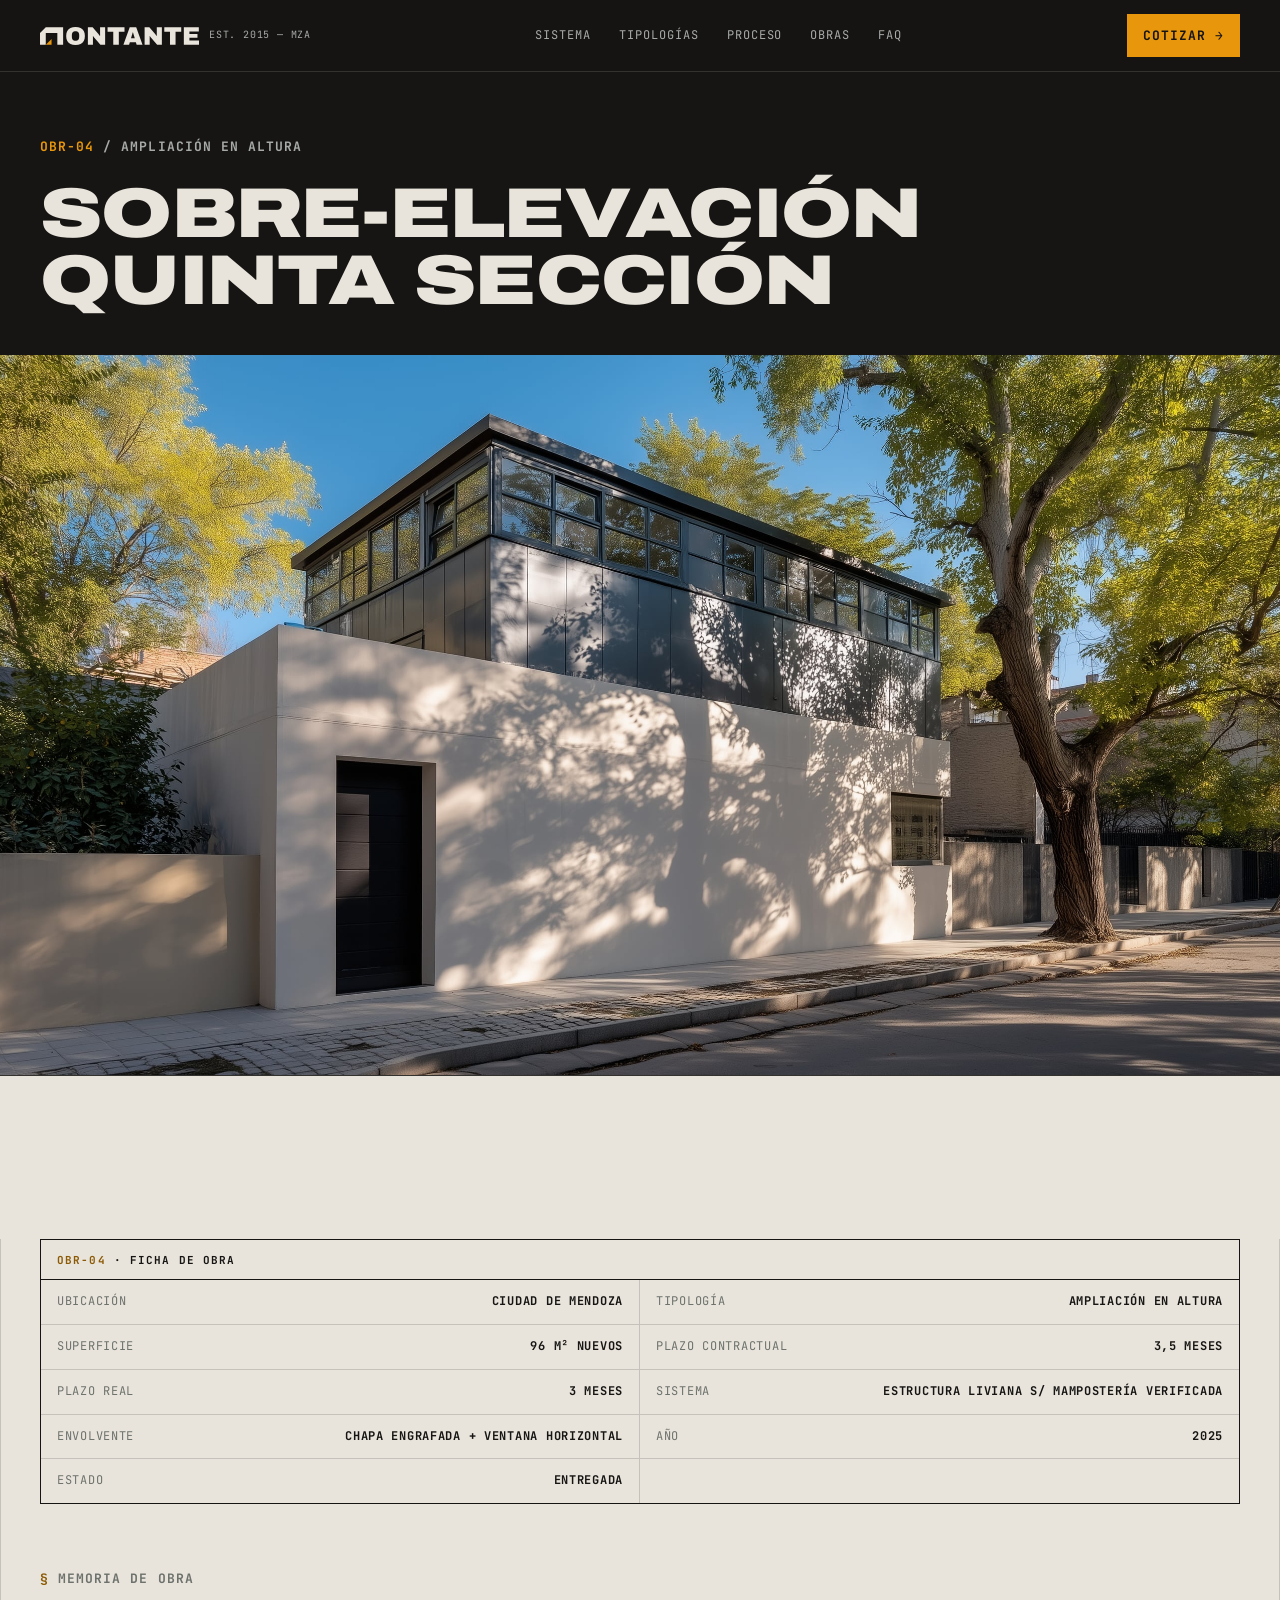
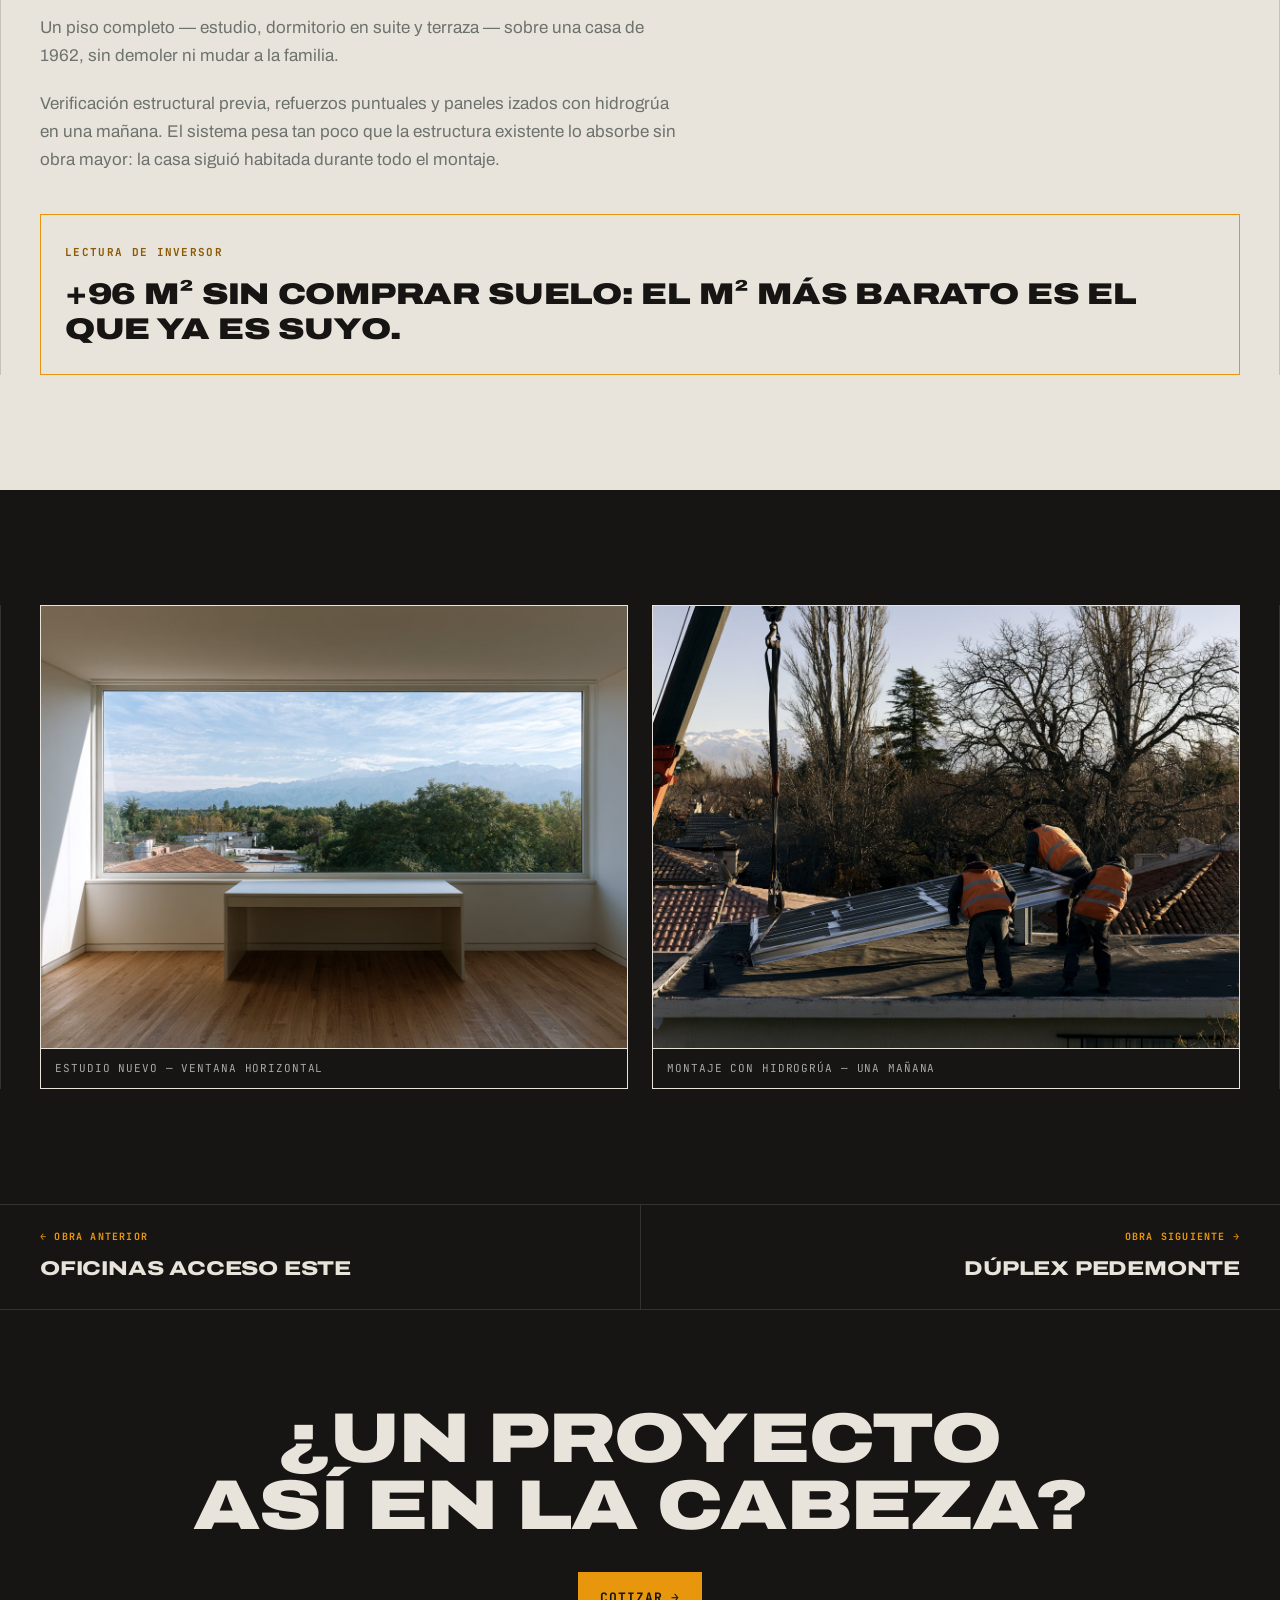
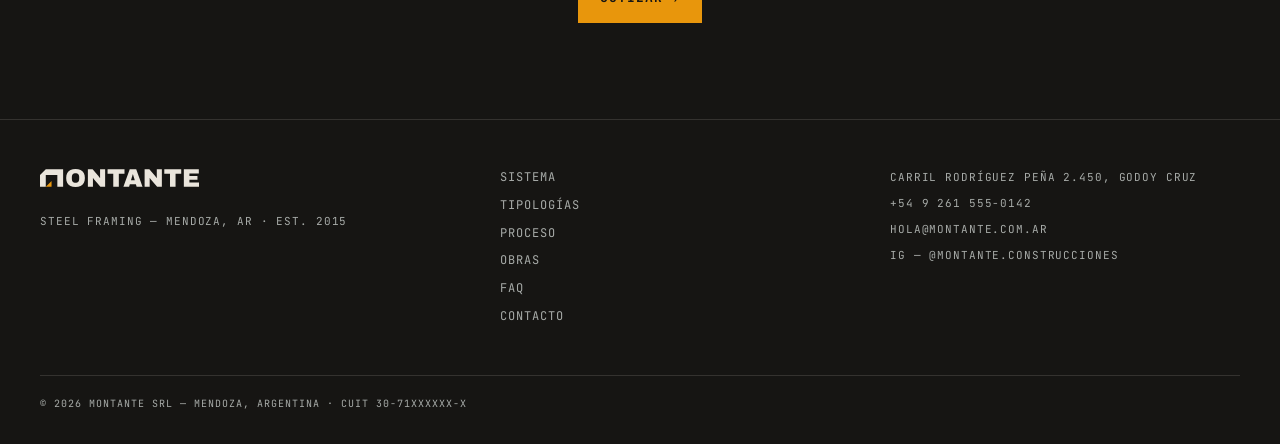
<file: caso/sobreelevacion-quinta.html>
<!DOCTYPE html>
<html lang="es-AR">
<head>
  <meta charset="UTF-8">
  <meta name="viewport" content="width=device-width, initial-scale=1.0">
  <title>Sobre-elevación Quinta Sección — OBR-04 · MONTANTE Steel Framing Mendoza</title>
  <meta name="description" content="Un piso completo de 96 m² sobre una casa de 1962 en Ciudad de Mendoza, montado en 3 meses sin demoler ni mudar a la familia.">
  <meta property="og:type" content="article">
  <meta property="og:title" content="Sobre-elevación Quinta Sección — Obra MONTANTE">
  <meta property="og:description" content="+96 m² sin comprar suelo: estructura liviana sobre mampostería existente, en 3 meses.">
  <meta property="og:image" content="https://nicogiugno.github.io/MONTANTE/assets/img/og-image.jpg">
  <meta property="og:locale" content="es_AR">

  <link rel="icon" type="image/svg+xml" href="../assets/favicon-montante.svg">

  <link rel="preconnect" href="https://fonts.googleapis.com">
  <link rel="preconnect" href="https://fonts.gstatic.com" crossorigin>
  <link href="https://fonts.googleapis.com/css2?family=Archivo:wdth,wght@62.5..125,100..900&family=JetBrains+Mono:wght@400;700&display=swap" rel="stylesheet">

  <link rel="stylesheet" href="../assets/css/styles.css">
  <script>document.documentElement.classList.add('js');</script>
  <script src="../assets/js/main.js" defer></script>
</head>
<body class="theme-carbon" id="top">

  <a class="skip-link" href="#contenido">Saltar al contenido</a>

  <!-- NAV (variante ficha: links a la home) -->
  <header class="nav" id="nav">
    <div class="nav__bar">
      <a class="brand" href="../index.html" aria-label="MONTANTE — inicio">
        <img class="brand__logo" src="../assets/img/logo-montante-hueso.svg" alt="" width="160" height="18">
        <span class="brand__est">EST. 2015 — MZA</span>
      </a>
      <nav class="nav__links" aria-label="Navegación principal">
        <a class="nav__link" href="../index.html#sistema">Sistema</a>
        <a class="nav__link" href="../index.html#tipologias">Tipologías</a>
        <a class="nav__link" href="../index.html#proceso">Proceso</a>
        <a class="nav__link" href="../index.html#obras">Obras</a>
        <a class="nav__link" href="../index.html#faq">FAQ</a>
      </nav>
      <button class="btn nav__cta" type="button" data-contact>Cotizar <span class="flecha" aria-hidden="true">→</span></button>
      <button class="nav__burger" type="button" aria-expanded="false" aria-controls="menu-overlay" aria-label="Abrir menú">
        <span></span>
      </button>
    </div>
  </header>

  <nav class="menu-overlay" id="menu-overlay" aria-label="Menú móvil">
    <a class="menu-overlay__link" href="../index.html#sistema"><span class="n">01</span>Sistema</a>
    <a class="menu-overlay__link" href="../index.html#tipologias"><span class="n">02</span>Tipologías</a>
    <a class="menu-overlay__link" href="../index.html#proceso"><span class="n">03</span>Proceso</a>
    <a class="menu-overlay__link" href="../index.html#obras"><span class="n">04</span>Obras</a>
    <a class="menu-overlay__link" href="../index.html#faq"><span class="n">05</span>FAQ</a>
    <button class="btn menu-overlay__cta" type="button" data-contact>Cotizar proyecto <span class="flecha" aria-hidden="true">→</span></button>
  </nav>

  <main id="contenido">

    <!-- HERO DE OBRA -->
    <section class="caso-hero theme-carbon">
      <div class="wrap caso-hero__titulos">
        <p class="eyebrow"><b>OBR-04</b> / Ampliación en altura</p>
        <h1 class="display h2">Sobre-elevación Quinta Sección</h1>
      </div>
      <div class="caso-hero__media" style="margin-top:2.5rem">
        <img src="../assets/img/caso-sobre-hero.jpg" alt="Sobre-elevación terminada: el volumen nuevo de chapa y vidrio sobre la casa recuperada de 1962, bajo el plátano de la vereda" width="2560" height="1435" fetchpriority="high">
      </div>
    </section>

    <!-- DATASHEET + MEMORIA -->
    <section class="sec theme-hueso">
      <div class="wrap wrap--lined">
        <div class="datasheet io">
          <div class="datasheet__head"><span class="cod">OBR-04</span> · Ficha de obra</div>
          <dl>
            <div><dt>Ubicación</dt><dd>Ciudad de Mendoza</dd></div>
            <div><dt>Tipología</dt><dd>Ampliación en altura</dd></div>
            <div><dt>Superficie</dt><dd>96 m² nuevos</dd></div>
            <div><dt>Plazo contractual</dt><dd>3,5 meses</dd></div>
            <div><dt>Plazo real</dt><dd>3 meses</dd></div>
            <div><dt>Sistema</dt><dd>Estructura liviana s/ mampostería verificada</dd></div>
            <div><dt>Envolvente</dt><dd>Chapa engrafada + ventana horizontal</dd></div>
            <div><dt>Año</dt><dd>2025</dd></div>
            <div><dt>Estado</dt><dd>Entregada</dd></div>
          </dl>
        </div>

        <div class="memoria io" style="margin-top:clamp(2.5rem,5vw,4rem)">
          <p class="eyebrow"><b>§</b> Memoria de obra</p>
          <p>Un piso completo — estudio, dormitorio en suite y terraza — sobre una casa de 1962, sin demoler ni mudar a la familia.</p>
          <p>Verificación estructural previa, refuerzos puntuales y paneles izados con hidrogrúa en una mañana. El sistema pesa tan poco que la estructura existente lo absorbe sin obra mayor: la casa siguió habitada durante todo el montaje.</p>
        </div>

        <div class="lectura io">
          <span class="lectura__label">Lectura de inversor</span>
          <p class="lectura__dato">+96 m² sin comprar suelo: el m² más barato es el que ya es suyo.</p>
        </div>
      </div>
    </section>

    <!-- GALERÍA -->
    <section class="sec theme-carbon" aria-label="Galería de obra">
      <div class="wrap wrap--lined">
        <div class="galeria" data-io-group>
          <figure class="io">
            <img src="../assets/img/caso-sobre-01.jpg" alt="Interior del estudio nuevo: ventana horizontal sobre los techos de la ciudad y la cordillera" width="1232" height="928" loading="lazy">
            <figcaption>Estudio nuevo — ventana horizontal</figcaption>
          </figure>
          <figure class="io">
            <img src="../assets/img/caso-sobre-02.jpg" alt="Tres operarios sobre el techo recibiendo un panel plano de steel framing izado con hidrogrúa, con los techos del barrio y la cordillera de fondo" width="1232" height="928" loading="lazy">
            <figcaption>Montaje con hidrogrúa — una mañana</figcaption>
          </figure>
        </div>
      </div>
    </section>

    <!-- NAV DE OBRAS -->
    <nav class="obras-nav theme-carbon" aria-label="Otras obras">
      <a href="oficinas-acceso-este.html">
        <span class="dir">← Obra anterior</span>
        <span class="nombre">Oficinas Acceso Este</span>
      </a>
      <a href="duplex-pedemonte.html">
        <span class="dir">Obra siguiente →</span>
        <span class="nombre">Dúplex Pedemonte</span>
      </a>
    </nav>

    <!-- CTA CORTO -->
    <section class="cta-corto theme-carbon">
      <div class="wrap">
        <h2 class="display h2">¿Un proyecto así en la cabeza?</h2>
        <button class="btn" type="button" data-contact>Cotizar <span class="flecha" aria-hidden="true">→</span></button>
      </div>
    </section>
  </main>

  <!-- FOOTER -->
  <footer class="footer theme-carbon">
    <div class="wrap">
      <div class="footer__grid">
        <div>
          <a class="brand" href="../index.html" aria-label="MONTANTE — inicio">
            <img class="brand__logo" src="../assets/img/logo-montante-hueso.svg" alt="" width="160" height="18">
          </a>
          <p class="footer__datos" style="margin-top:1rem">Steel framing — Mendoza, AR · Est. 2015</p>
        </div>
        <nav class="footer__links" aria-label="Navegación de pie de página">
          <a href="../index.html#sistema">Sistema</a>
          <a href="../index.html#tipologias">Tipologías</a>
          <a href="../index.html#proceso">Proceso</a>
          <a href="../index.html#obras">Obras</a>
          <a href="../index.html#faq">FAQ</a>
          <a href="../index.html#contacto">Contacto</a>
        </nav>
        <div class="footer__datos">
          <span>Carril Rodríguez Peña 2.450, Godoy Cruz</span>
          <a href="https://wa.me/5492615550142" data-contact>+54 9 261 555-0142</a>
          <a href="mailto:hola@montante.com.ar" data-contact>hola@montante.com.ar</a>
          <a href="https://instagram.com/montante.construcciones" data-contact>IG — @montante.construcciones</a>
        </div>
      </div>
      <p class="footer__legal">© 2026 MONTANTE SRL — Mendoza, Argentina · CUIT 30-71XXXXXX-X</p>
    </div>
  </footer>
  <!-- Diseño y desarrollo: VISUAL NOVA — visualnova.contact@gmail.com -->

  <!-- MODAL VISUAL NOVA -->
  <div class="modal" id="modal-vn" role="dialog" aria-modal="true" aria-labelledby="modal-vn-titulo" hidden>
    <div class="modal__backdrop" data-modal-close></div>
    <div class="modal__panel">
      <svg class="sello" viewBox="0 0 120 120" aria-hidden="true">
        <g class="sello__giro">
          <circle cx="60" cy="60" r="57" fill="none" stroke="currentColor" stroke-width="2"/>
          <circle cx="60" cy="60" r="34" fill="none" stroke="currentColor" stroke-width="1"/>
          <defs>
            <path id="sello-circ" d="M60,60 m-45,0 a45,45 0 1,1 90,0 a45,45 0 1,1 -90,0"/>
          </defs>
          <text font-family="'JetBrains Mono', monospace" font-size="9.5" letter-spacing="1.6" fill="currentColor">
            <textPath href="#sello-circ">VISUAL NOVA · DISEÑO DIGITAL · MZA ·</textPath>
          </text>
          <path d="M68 49v-6H52v34h16v-6" fill="none" stroke="currentColor" stroke-width="2.5"/>
        </g>
      </svg>
      <button class="modal__close" type="button" data-modal-close aria-label="Cerrar ventana">✕</button>
      <p class="modal__eyebrow">Fin de la demo — Proyecto de portfolio</p>
      <h2 class="display modal__titulo" id="modal-vn-titulo">Esta constructora no existe.<br>La web, sí.</h2>
      <p class="modal__cuerpo">MONTANTE es un proyecto de demostración diseñado y desarrollado por <strong>VISUAL NOVA</strong>, estudio de diseño digital de Mendoza. Todo lo que acabás de recorrer — marca, textos, estructura y código — se construyó para mostrar lo que una empresa puede proyectar online. ¿Querés una presencia así de sólida para tu negocio?</p>
      <div class="btn-row modal__botones">
        <a class="btn" href="mailto:visualnova.contact@gmail.com?subject=Quiero%20una%20web%20como%20MONTANTE">Escribir a Visual Nova <span class="flecha" aria-hidden="true">→</span></a>
        <a class="btn btn--ghost btn--ghost-carbon" href="https://wa.me/5492613255666?text=Hola%20VISUAL%20NOVA%2C%20vi%20la%20demo%20MONTANTE%20y%20quiero%20una%20web%20as%C3%AD%20para%20mi%20empresa." target="_blank" rel="noopener">WhatsApp +54 9 2613 25-5666</a>
      </div>
      <p class="modal__pie">VISUALNOVA.AR — Mendoza, Argentina</p>
      <p class="modal__micro">Podés seguir recorriendo la demo: cerrá esta ventana y nada se rompe.</p>
    </div>
  </div>

</body>
</html>
</file>
<file: assets/css/styles.css>
/* ============================================================
   MONTANTE — Steel Framing · Mendoza
   Sistema de diseño: industrial brutalista / legajo técnico
   Display: Archivo Expanded (wdth 125) · Datos: JetBrains Mono
   ============================================================ */

/* ---------- 1 · TOKENS ---------- */
:root {
  --carbon:       #161513;
  --carbon-2:     #21201D;
  --hueso:        #E8E4DB;
  --hueso-2:      #DFDACE;
  --cinc:         #A7ABA8;
  --acero:        #6E726D;
  --ambar:        #E8960C;
  --linea-clara:  rgba(232, 228, 219, .14);
  --linea-oscura: rgba(22, 21, 19, .16);

  --font-display: 'Archivo', 'Archivo Black', sans-serif;
  --font-mono:    'JetBrains Mono', 'Courier New', monospace;

  --wrap-max: 1280px;
  --gutter: clamp(1.25rem, 4vw, 2.5rem);
  --nav-h: 72px;
  --nav-h-compact: 56px;

  --ease-tec: cubic-bezier(.2, .7, .2, 1);
  --t-fast: 150ms;
  --t-io: 450ms;

  --fs-h1: clamp(2.25rem, 9vw, 8.5rem);
  --fs-h2: clamp(2.2rem, 5.5vw, 4.5rem);
  --fs-body: 1.0625rem;
  --fs-mono: .8125rem;
}

/* ---------- 2 · RESET / BASE ---------- */
*, *::before, *::after { box-sizing: border-box; }

html {
  scroll-behavior: smooth;
  -webkit-text-size-adjust: 100%;
}

body {
  margin: 0;
  font-family: var(--font-display);
  font-size: var(--fs-body);
  line-height: 1.65;
  font-weight: 400;
  background: var(--carbon);
  color: var(--hueso);
  -webkit-font-smoothing: antialiased;
}

h1, h2, h3, h4, p, figure, blockquote, dl, dd { margin: 0; }
ul, ol { margin: 0; padding: 0; list-style: none; }
img { display: block; max-width: 100%; height: auto; }
a { color: inherit; }
button, input, select, textarea { font: inherit; color: inherit; }
button { cursor: pointer; background: none; border: 0; padding: 0; }

::selection { background: var(--ambar); color: var(--carbon); }

:focus-visible {
  outline: 2px solid var(--ambar);
  outline-offset: 2px;
}

.skip-link {
  position: absolute;
  left: -9999px;
  top: 0;
  z-index: 200;
  padding: .75rem 1.25rem;
  background: var(--ambar);
  color: var(--carbon);
  font-family: var(--font-mono);
  font-size: var(--fs-mono);
  text-transform: uppercase;
  text-decoration: none;
}
.skip-link:focus-visible { left: 0; }

/* ---------- 3 · TEMAS DE SECCIÓN ---------- */
.theme-carbon {
  --bg:    var(--carbon);
  --bg-2:  var(--carbon-2);
  --ink:   var(--hueso);
  --ink-2: var(--cinc);
  --line:  var(--linea-clara);
  /* ámbar pleno: sobre carbón cumple AA */
  --ambar-ink: var(--ambar);
  background: var(--bg);
  color: var(--ink);
}
.theme-hueso {
  --bg:    var(--hueso);
  --bg-2:  var(--hueso-2);
  --ink:   var(--carbon);
  --ink-2: var(--acero);
  --line:  var(--linea-oscura);
  /* ámbar tostado: el texto chico ámbar sobre hueso necesita 4.5:1 */
  --ambar-ink: #8C5A05;
  background: var(--bg);
  color: var(--ink);
}

/* ---------- 4 · LAYOUT ---------- */
.wrap {
  max-width: var(--wrap-max);
  margin-inline: auto;
  padding-inline: var(--gutter);
  position: relative;
}

/* Grilla visible: hairlines verticales en los márgenes del contenedor */
@media (min-width: 1024px) {
  .wrap--lined::before,
  .wrap--lined::after {
    content: "";
    position: absolute;
    top: 0;
    bottom: 0;
    width: 1px;
    background: var(--line);
    pointer-events: none;
  }
  .wrap--lined::before { left: 0; }
  .wrap--lined::after { right: 0; }
}

.sec {
  padding-block: clamp(4.5rem, 9vw, 7.5rem);
  scroll-margin-top: calc(var(--nav-h) + 8px);
}
.sec--flush { padding-block: 0; }
.sec--faq { padding-top: 0; }

/* ---------- 5 · TIPOGRAFÍA ---------- */
.display {
  font-family: var(--font-display);
  font-stretch: 125%;
  font-weight: 900;
  text-transform: uppercase;
  letter-spacing: -.01em;
  line-height: .95;
}

.h1 { font-size: var(--fs-h1); line-height: .92; }
.h2 { font-size: var(--fs-h2); max-width: 18ch; }
.h2--wide { max-width: 26ch; }
.h1, .h2 { text-wrap: balance; }
.lede, .ficha__texto, .memoria p, .modal__cuerpo { text-wrap: pretty; }

.mono {
  font-family: var(--font-mono);
  font-size: var(--fs-mono);
  letter-spacing: .08em;
  text-transform: uppercase;
  font-variant-numeric: tabular-nums;
}
.mono--xs { font-size: .6875rem; }

.eyebrow {
  display: block;
  font-family: var(--font-mono);
  font-size: var(--fs-mono);
  font-weight: 700;
  letter-spacing: .08em;
  text-transform: uppercase;
  margin-bottom: 1.5rem;
  color: var(--ink-2);
}
.eyebrow b {
  font-weight: 700;
  color: var(--ambar-ink, var(--ambar));
}

.lede {
  max-width: 62ch;
  color: var(--ink-2);
}
.sec-head { margin-bottom: clamp(2.5rem, 5vw, 4rem); }
.sec-head .lede { margin-top: 1.5rem; }

.acento { color: var(--ambar); }

/* ---------- 6 · BOTONES ---------- */
.btn {
  display: inline-flex;
  align-items: center;
  gap: .65em;
  padding: 1em 1.5em;
  border: 2px solid var(--ambar);
  font-family: var(--font-mono);
  font-size: var(--fs-mono);
  font-weight: 700;
  letter-spacing: .08em;
  text-transform: uppercase;
  text-decoration: none;
  white-space: nowrap;
  background: var(--ambar);
  color: var(--carbon);
  transition: background var(--t-fast) var(--ease-tec),
              color var(--t-fast) var(--ease-tec),
              border-color var(--t-fast) var(--ease-tec);
}
.btn .flecha {
  display: inline-block;
  transition: transform var(--t-fast) var(--ease-tec);
}
.btn:hover, .btn:active {
  background: var(--carbon);
  color: var(--ambar);
}
.btn:hover .flecha { transform: translateX(4px); }
.btn:active { transform: translate(1px, 1px); }

.btn--ghost {
  background: transparent;
  border-color: currentColor;
  color: var(--ink, var(--hueso));
}
.theme-carbon .btn--ghost:hover { background: var(--hueso); color: var(--carbon); border-color: var(--hueso); }
.theme-hueso .btn--ghost:hover { background: var(--carbon); color: var(--hueso); border-color: var(--carbon); }

.btn-row {
  display: flex;
  flex-wrap: wrap;
  gap: 1rem;
}

/* ---------- 7 · NAV ---------- */
.nav {
  position: fixed;
  inset: 0 0 auto 0;
  z-index: 100;
  height: var(--nav-h);
  background: rgba(22, 21, 19, .82);
  backdrop-filter: blur(8px);
  -webkit-backdrop-filter: blur(8px);
  border-bottom: 1px solid var(--linea-clara);
  color: var(--hueso);
  transition: height 200ms var(--ease-tec);
}
.nav.is-compact { height: var(--nav-h-compact); }

.nav__bar {
  max-width: var(--wrap-max);
  margin-inline: auto;
  padding-inline: var(--gutter);
  height: 100%;
  display: flex;
  align-items: center;
  justify-content: space-between;
  gap: 1.5rem;
}

.brand {
  display: inline-flex;
  align-items: center;
  gap: .6rem;
  text-decoration: none;
}
.brand__icon { flex: none; color: var(--ambar); }
.brand__word {
  font-family: var(--font-display);
  font-stretch: 125%;
  font-weight: 900;
  font-size: 1.125rem;
  letter-spacing: -.01em;
  line-height: 1;
}
.brand__est {
  font-family: var(--font-mono);
  font-size: .625rem;
  letter-spacing: .08em;
  color: var(--cinc);
  display: none;
}
@media (min-width: 1024px) { .brand__est { display: inline; } }

.nav__links {
  display: none;
  align-items: center;
  gap: 1.75rem;
}
@media (min-width: 1024px) { .nav__links { display: flex; } }

.nav__link {
  font-family: var(--font-mono);
  font-size: .75rem;
  font-weight: 400;
  letter-spacing: .08em;
  text-transform: uppercase;
  text-decoration: none;
  color: var(--cinc);
  transition: color var(--t-fast) var(--ease-tec);
}
.nav__link:hover { color: var(--ambar); }

.nav__cta {
  display: none;
  padding: .65em 1.1em;
}
@media (min-width: 1024px) { .nav__cta { display: inline-flex; } }

/* Hamburguesa */
.nav__burger {
  display: grid;
  place-items: center;
  width: 44px;
  height: 44px;
  margin-right: calc(-1 * .5rem);
}
@media (min-width: 1024px) { .nav__burger { display: none; } }
.nav__burger span {
  display: block;
  width: 22px;
  height: 2px;
  background: var(--hueso);
  position: relative;
  transition: background var(--t-fast);
}
.nav__burger span::before,
.nav__burger span::after {
  content: "";
  position: absolute;
  left: 0;
  width: 22px;
  height: 2px;
  background: var(--hueso);
  transition: transform var(--t-fast) var(--ease-tec);
}
.nav__burger span::before { top: -7px; }
.nav__burger span::after { top: 7px; }
.nav__burger[aria-expanded="true"] span { background: transparent; }
.nav__burger[aria-expanded="true"] span::before { transform: translateY(7px) rotate(45deg); }
.nav__burger[aria-expanded="true"] span::after { transform: translateY(-7px) rotate(-45deg); }

/* Overlay mobile */
.menu-overlay {
  position: fixed;
  inset: 0;
  z-index: 90;
  background: var(--carbon);
  color: var(--hueso);
  display: none;
  flex-direction: column;
  justify-content: center;
  padding: var(--nav-h) var(--gutter) 2rem;
}
.menu-overlay.is-open { display: flex; }
.menu-overlay__link {
  display: flex;
  align-items: baseline;
  gap: 1rem;
  padding: .55rem 0;
  text-decoration: none;
  font-family: var(--font-display);
  font-stretch: 125%;
  font-weight: 900;
  font-size: clamp(2rem, 9vw, 3.25rem);
  text-transform: uppercase;
  letter-spacing: -.01em;
  line-height: 1;
  border-bottom: 1px solid var(--linea-clara);
}
.menu-overlay__link .n {
  font-family: var(--font-mono);
  font-size: .8125rem;
  font-weight: 400;
  color: var(--ambar);
}
.menu-overlay__cta { margin-top: 2rem; align-self: flex-start; }

/* ---------- 8 · HERO ---------- */
.hero {
  position: relative;
  min-height: 100svh;
  display: flex;
  flex-direction: column;
  justify-content: flex-end;
  color: var(--hueso);
  overflow: hidden;
}
.hero__bg {
  position: absolute;
  inset: 0;
  z-index: -2;
}
.hero__bg img {
  width: 100%;
  height: 100%;
  object-fit: cover;
  object-position: center 30%;
}
/* Overlay funcional: legibilidad del texto (excepción permitida).
   Dos capas: scrim lateral sobre la columna de texto + rampa inferior para la franja de datos */
.hero__bg::after {
  content: "";
  position: absolute;
  inset: 0;
  background:
    linear-gradient(102deg,
      rgba(22, 21, 19, .88) 0%,
      rgba(22, 21, 19, .60) 38%,
      rgba(22, 21, 19, .14) 68%,
      rgba(22, 21, 19, 0) 82%),
    linear-gradient(to top,
      rgba(22, 21, 19, .94) 0%,
      rgba(22, 21, 19, .55) 32%,
      rgba(22, 21, 19, .18) 60%,
      rgba(22, 21, 19, .30) 100%);
}
/* En mobile/tablet el texto ocupa todo el ancho: velo base parejo + rampa inferior fuerte */
@media (max-width: 767px) {
  .hero__bg::after {
    background:
      linear-gradient(rgba(22, 21, 19, .40), rgba(22, 21, 19, .40)),
      linear-gradient(to top,
        rgba(22, 21, 19, .95) 0%,
        rgba(22, 21, 19, .78) 45%,
        rgba(22, 21, 19, .42) 78%,
        rgba(22, 21, 19, .30) 100%);
  }
}
.hero__content {
  padding-top: calc(var(--nav-h) + 3rem);
  padding-bottom: clamp(2.5rem, 5vw, 4rem);
  width: 100%;
}
/* Hueso, no cinc: van sobre fotografía, no sobre placa lisa */
.hero__eyebrow { color: var(--hueso); margin-bottom: 1.25rem; }
.hero__sub {
  max-width: 52ch;
  margin-top: 1.5rem;
  color: rgba(232, 228, 219, .92);
}
.hero__ctas { margin-top: 2rem; }

.hero__h1wrap { position: relative; display: inline-block; }

/* Cota vertical midiendo el H1 — detalle de plano */
.cota-v {
  display: none;
  position: absolute;
  top: 0;
  bottom: 0;
  right: -3.5rem;
  width: 1px;
  background: var(--cinc);
  opacity: .7;
}
@media (min-width: 1024px) { .cota-v { display: block; } }
.cota-v::before, .cota-v::after {
  content: "";
  position: absolute;
  left: -5px;
  width: 11px;
  height: 1px;
  background: var(--cinc);
}
.cota-v::before { top: 0; }
.cota-v::after { bottom: 0; }
.cota-v .cota__label {
  position: absolute;
  top: 50%;
  left: 0;
  transform: rotate(90deg) translate(-50%, -1.4em);
  transform-origin: 0 0;
  font-family: var(--font-mono);
  font-size: .6875rem;
  letter-spacing: .08em;
  white-space: nowrap;
  color: var(--cinc);
}

/* Franja de datos */
.data-strip {
  margin-top: clamp(2.5rem, 5vw, 4rem);
  border-top: 1px solid var(--linea-clara);
  display: grid;
  grid-template-columns: 1fr 1fr;
}
@media (min-width: 768px) { .data-strip { grid-template-columns: repeat(4, 1fr); } }
.data-strip__item {
  padding: 1.25rem 1rem 0 0;
  border-right: 1px solid var(--linea-clara);
  /* dt (término) primero en el DOM, número arriba en lo visual */
  display: flex;
  flex-direction: column-reverse;
  justify-content: flex-end;
}
.data-strip__item:nth-child(2n) { border-right: 0; padding-left: 1rem; }
@media (min-width: 768px) {
  .data-strip__item:nth-child(2n) { border-right: 1px solid var(--linea-clara); padding-left: 0; }
  .data-strip__item:not(:first-child) { padding-left: 1.25rem; }
  .data-strip__item:last-child { border-right: 0; }
}
.data-strip__num {
  font-family: var(--font-display);
  font-stretch: 125%;
  font-weight: 800;
  font-size: clamp(1.5rem, 3vw, 2.25rem);
  line-height: 1;
  font-variant-numeric: tabular-nums;
}
.data-strip__label {
  display: block;
  margin-top: .4rem;
  font-family: var(--font-mono);
  font-size: .6875rem;
  letter-spacing: .08em;
  text-transform: uppercase;
  color: var(--cinc);
}

/* ---------- 9 · FICHAS TÉCNICAS (cards datasheet) ---------- */
.ficha {
  border: 1px solid var(--ink);
  background: var(--bg);
  display: flex;
  flex-direction: column;
  transition: border-color var(--t-fast) var(--ease-tec),
              transform var(--t-fast) var(--ease-tec),
              box-shadow var(--t-fast) var(--ease-tec);
}
.ficha__head {
  display: flex;
  align-items: center;
  justify-content: space-between;
  gap: 1rem;
  padding: .65rem 1rem;
  border-bottom: 1px solid var(--ink);
  font-family: var(--font-mono);
  font-size: .6875rem;
  font-weight: 700;
  letter-spacing: .08em;
  text-transform: uppercase;
}
.ficha__head .cod { color: var(--ambar-ink, var(--ambar)); }
.ficha__body { padding: 1.5rem 1rem 1.75rem; flex: 1; }
@media (min-width: 768px) { .ficha__body { padding: 1.75rem 1.5rem 2rem; } }

a.ficha { text-decoration: none; }
.ficha:hover,
a.ficha:focus-visible {
  border-color: var(--ambar);
  transform: translate(-2px, -2px);
  box-shadow: 4px 4px 0 var(--carbon);
}

.cifra {
  font-family: var(--font-display);
  font-stretch: 125%;
  font-weight: 900;
  font-size: clamp(2.75rem, 6vw, 4.25rem);
  line-height: 1;
  font-variant-numeric: tabular-nums;
}
.ficha__titulo {
  display: block;
  margin-top: .75rem;
  font-family: var(--font-mono);
  font-size: var(--fs-mono);
  font-weight: 700;
  letter-spacing: .08em;
  text-transform: uppercase;
  color: var(--ambar-ink, var(--ambar));
}
.ficha__texto {
  margin-top: 1rem;
  color: var(--ink-2);
  font-size: .9375rem;
  line-height: 1.6;
}

.grid-2x2 {
  display: grid;
  gap: 1.25rem;
  grid-template-columns: 1fr;
}
@media (min-width: 768px) { .grid-2x2 { grid-template-columns: 1fr 1fr; gap: 1.5rem; } }

.nota-fuentes {
  margin-top: 2rem;
  font-family: var(--font-mono);
  font-size: .6875rem;
  letter-spacing: .08em;
  text-transform: uppercase;
  color: var(--ink-2);
}

/* Pares label/valor mono */
.data-pairs {
  margin-top: 1.25rem;
  border-top: 1px solid var(--line);
}
.data-pairs > div {
  display: flex;
  justify-content: space-between;
  gap: 1rem;
  padding: .5rem 0;
  border-bottom: 1px solid var(--line);
  font-family: var(--font-mono);
  font-size: .6875rem;
  letter-spacing: .08em;
  text-transform: uppercase;
}
.data-pairs dt { color: var(--ink-2); }
.data-pairs dd { font-weight: 700; text-align: right; }

/* ---------- 10 · SISTEMA (S03) ---------- */
.sistema__grid {
  display: grid;
  gap: 3rem;
  grid-template-columns: 1fr;
}
@media (min-width: 1024px) {
  .sistema__grid { grid-template-columns: 1.05fr .95fr; gap: 4rem; align-items: start; }
}

.capas { margin-top: 2rem; border-top: 1px solid var(--line); }
.capas li {
  display: flex;
  gap: 1.25rem;
  align-items: baseline;
  padding: .65rem 0;
  border-bottom: 1px solid var(--line);
  font-family: var(--font-mono);
  font-size: var(--fs-mono);
  letter-spacing: .06em;
  text-transform: uppercase;
}
.capas .c-num { color: var(--ambar); font-weight: 700; flex: none; }

/* Composición tipo legajo: foto principal + macro abrochada */
.legajo { position: relative; padding-bottom: 22%; }
.legajo__principal { border: 1px solid var(--linea-clara); }
.legajo__macro {
  position: absolute;
  right: -2%;
  bottom: 0;
  width: 46%;
  border: 1px solid var(--hueso);
  box-shadow: 6px 6px 0 rgba(0, 0, 0, .45);
}
.legajo__caption {
  position: absolute;
  left: 0;
  bottom: 4%;
  font-family: var(--font-mono);
  font-size: .6875rem;
  letter-spacing: .08em;
  text-transform: uppercase;
  color: var(--cinc);
  max-width: 48%;
}

.ficha--sismo {
  margin-top: 3rem;
  border: 1px solid var(--ambar);
}
.ficha--sismo .ficha__head { border-bottom-color: var(--ambar); color: var(--ambar); }
.ficha--sismo:hover { transform: none; box-shadow: none; }
.ficha--sismo .zona {
  font-family: var(--font-display);
  font-stretch: 125%;
  font-weight: 900;
  font-size: clamp(1.5rem, 3.4vw, 2.25rem);
  text-transform: uppercase;
  line-height: 1;
}
.ficha--sismo p { margin-top: 1rem; color: var(--ink-2); }

/* Franja de sellos / normas — marquee lento */
.sellos {
  margin-top: clamp(3rem, 6vw, 4.5rem);
  border-top: 1px solid var(--line);
  border-bottom: 1px solid var(--line);
  overflow: hidden;
}
.sellos__track {
  display: flex;
  width: max-content;
  gap: 3rem;
  padding: .9rem 0;
  font-family: var(--font-mono);
  font-size: .6875rem;
  letter-spacing: .12em;
  text-transform: uppercase;
  color: var(--ink-2);
  white-space: nowrap;
  animation: marquee 45s linear infinite;
}
@keyframes marquee {
  to { transform: translateX(-50%); }
}

/* ---------- 11 · TIPOLOGÍAS / OBRAS (cards con foto) ---------- */
.ficha__cover { border-bottom: 1px solid var(--ink); }
.ficha__cover img { width: 100%; aspect-ratio: 4 / 3; object-fit: cover; }
.ficha__nombre {
  font-family: var(--font-display);
  font-stretch: 125%;
  font-weight: 800;
  font-size: 1.375rem;
  text-transform: uppercase;
  letter-spacing: -.01em;
  line-height: 1.05;
}
.ficha__claim { margin-top: .75rem; color: var(--ink-2); font-size: .9375rem; }

.obra__datarow {
  display: flex;
  flex-wrap: wrap;
  gap: .35rem 1.25rem;
  margin-top: 1rem;
  font-family: var(--font-mono);
  font-size: .6875rem;
  letter-spacing: .08em;
  text-transform: uppercase;
  color: var(--ink-2);
}
.ficha__verflecha {
  margin-top: 1.25rem;
  font-family: var(--font-mono);
  font-size: var(--fs-mono);
  font-weight: 700;
  letter-spacing: .08em;
  color: var(--ambar-ink, var(--ambar));
}
.ficha__verflecha .flecha { display: inline-block; transition: transform var(--t-fast) var(--ease-tec); }
.ficha:hover .ficha__verflecha .flecha { transform: translateX(4px); }

/* ---------- 12 · PROCESO (S05) ---------- */
.proceso__steps {
  border-top: 1px solid var(--line);
  display: grid;
  grid-template-columns: 1fr;
}
@media (min-width: 1024px) { .proceso__steps { grid-template-columns: repeat(5, 1fr); } }
.paso {
  padding: 1.75rem 1.25rem 2rem 0;
  border-bottom: 1px solid var(--line);
}
@media (min-width: 1024px) {
  .paso { border-bottom: 0; border-right: 1px solid var(--line); padding: 2rem 1.5rem 0 0; }
  .paso + .paso { padding-left: 1.5rem; }
  .paso:last-child { border-right: 0; padding-right: 0; }
}
.paso__n {
  font-family: var(--font-display);
  font-stretch: 125%;
  font-weight: 900;
  font-size: clamp(2.5rem, 4.5vw, 3.5rem);
  line-height: 1;
  color: transparent;
  -webkit-text-stroke: 1.5px var(--cinc);
}
.paso__titulo {
  display: block;
  margin-top: 1rem;
  font-family: var(--font-mono);
  font-size: var(--fs-mono);
  font-weight: 700;
  letter-spacing: .08em;
  text-transform: uppercase;
}
.paso__texto { margin-top: .75rem; font-size: .9375rem; color: var(--ink-2); line-height: 1.55; }
.paso__plazo {
  display: block;
  margin-top: 1rem;
  font-family: var(--font-mono);
  font-size: .6875rem;
  font-weight: 700;
  letter-spacing: .08em;
  text-transform: uppercase;
  color: var(--ambar);
}

.proceso__fotos {
  margin-top: clamp(2.5rem, 5vw, 4rem);
  display: grid;
  gap: 1.5rem;
  grid-template-columns: 1fr;
}
@media (min-width: 768px) { .proceso__fotos { grid-template-columns: 1fr 1fr; } }
.proceso__fotos figure { border: 1px solid var(--linea-clara); }
.proceso__fotos img { width: 100%; aspect-ratio: 16 / 9; object-fit: cover; }
.proceso__fotos figcaption {
  padding: .65rem .9rem;
  border-top: 1px solid var(--linea-clara);
  font-family: var(--font-mono);
  font-size: .6875rem;
  letter-spacing: .08em;
  text-transform: uppercase;
  color: var(--cinc);
}

.proceso__cierre {
  margin-top: clamp(2.5rem, 5vw, 4rem);
  font-size: clamp(1.5rem, 3.6vw, 2.5rem);
  max-width: 24ch;
}
.proceso__cierre .acento { color: var(--ambar); }

/* ---------- 13 · NÚMEROS (S07) ---------- */
.numeros__grid {
  display: grid;
  gap: 2.5rem 1.5rem;
  grid-template-columns: 1fr 1fr;
  border-top: 1px solid var(--linea-clara);
  padding-top: 2.5rem;
}
@media (min-width: 1024px) { .numeros__grid { grid-template-columns: repeat(4, 1fr); } }
.numeros__item {
  display: flex;
  flex-direction: column-reverse;
  justify-content: flex-end;
}
.numeros__item .cifra { font-size: clamp(3rem, 7vw, 5.5rem); }
.numeros__unidad {
  display: block;
  margin-top: .6rem;
  font-family: var(--font-mono);
  font-size: .6875rem;
  letter-spacing: .08em;
  text-transform: uppercase;
  color: var(--cinc);
}
.numeros__cierre {
  margin-top: 3rem;
  padding-top: 1.25rem;
  border-top: 1px solid var(--linea-clara);
  font-family: var(--font-mono);
  font-size: .6875rem;
  letter-spacing: .1em;
  text-transform: uppercase;
  color: var(--cinc);
}

/* ---------- 14 · EQUIPO (S08) ---------- */
.equipo__grid {
  display: grid;
  gap: 3rem;
  grid-template-columns: 1fr;
}
@media (min-width: 1024px) {
  .equipo__grid { grid-template-columns: .9fr 1.1fr; gap: 4.5rem; align-items: center; }
}
.equipo__foto { border: 1px solid var(--ink); }
.equipo__foto img { width: 100%; aspect-ratio: 3 / 4; object-fit: cover; }
.equipo__texto { margin-top: 1.5rem; max-width: 58ch; color: var(--ink-2); }
.equipo__fichas {
  margin-top: 2rem;
  display: grid;
  gap: 1px;
  background: var(--ink);
  border: 1px solid var(--ink);
}
.equipo__fichas li {
  background: var(--bg);
  padding: .85rem 1rem;
  font-family: var(--font-mono);
  font-size: .6875rem;
  font-weight: 700;
  letter-spacing: .08em;
  text-transform: uppercase;
}
.equipo__fichas .rol { color: var(--ink-2); font-weight: 400; }

/* ---------- 15 · FAQ (S09) ---------- */
.faq { max-width: 880px; }
.faq__item { border-bottom: 1px solid var(--ink); }
.faq__item:first-child { border-top: 1px solid var(--ink); }
.faq__q {
  width: 100%;
  display: flex;
  align-items: baseline;
  justify-content: space-between;
  gap: 1.5rem;
  padding: 1.25rem 0;
  text-align: left;
  font-family: var(--font-display);
  font-stretch: 125%;
  font-weight: 700;
  font-size: 1.0625rem;
  text-transform: uppercase;
  letter-spacing: 0;
  line-height: 1.3;
}
.faq__sign {
  flex: none;
  font-family: var(--font-mono);
  font-size: 1.125rem;
  font-weight: 400;
  color: var(--ambar-ink, var(--ambar));
}
.faq__a {
  display: grid;
  grid-template-rows: 0fr;
  transition: grid-template-rows 250ms var(--ease-tec);
}
.faq__item.is-open .faq__a { grid-template-rows: 1fr; }
.faq__a-inner { overflow: hidden; }
.faq__a-inner p {
  padding: 0 0 1.5rem;
  max-width: 64ch;
  color: var(--ink-2);
}

/* ---------- 16 · CTA GRANDE (S10) ---------- */
.cta-final {
  position: relative;
  padding-block: clamp(6rem, 14vw, 11rem);
  color: var(--hueso);
  text-align: center;
  overflow: hidden;
}
.cta-final__bg { position: absolute; inset: 0; z-index: -2; }
.cta-final__bg img { width: 100%; height: 100%; object-fit: cover; }
.cta-final__bg::after {
  content: "";
  position: absolute;
  inset: 0;
  background: rgba(22, 21, 19, .82);
}
.cta-final .h1 { margin-inline: auto; font-size: clamp(2.25rem, 5.75vw, 5.25rem); }
.cta-final__sub {
  max-width: 52ch;
  margin: 1.75rem auto 0;
  color: rgba(232, 228, 219, .92); /* sobre fotografía, no sobre placa lisa */
}
.cta-final .btn-row { justify-content: center; margin-top: 2.5rem; }

/* ---------- 17 · CONTACTO (S11) ---------- */
.contacto__grid {
  display: grid;
  gap: 3.5rem;
  grid-template-columns: 1fr;
}
@media (min-width: 1024px) {
  .contacto__grid { grid-template-columns: 1.1fr .9fr; gap: 5rem; align-items: start; }
}

.form__field { margin-bottom: 1.5rem; }
.form__label {
  display: block;
  margin-bottom: .5rem;
  font-family: var(--font-mono);
  font-size: .6875rem;
  font-weight: 700;
  letter-spacing: .1em;
  text-transform: uppercase;
  color: var(--cinc);
}
.form__label .req { color: var(--ambar); }
.form__input {
  width: 100%;
  padding: .85rem 1rem;
  background: var(--carbon-2);
  border: 1px solid var(--linea-clara);
  color: var(--hueso);
  font-family: var(--font-mono);
  font-size: var(--fs-mono);
  letter-spacing: .04em;
  border-radius: 0;
  transition: border-color var(--t-fast) var(--ease-tec);
}
.form__input::placeholder { color: var(--acero); }
.form__input:focus { outline: none; border-color: var(--ambar); }
.form__input:focus-visible { outline: none; }
textarea.form__input { min-height: 8.5rem; resize: vertical; }

.form__select-wrap { position: relative; }
.form__select-wrap::after {
  content: "▾";
  position: absolute;
  right: 1rem;
  top: 50%;
  transform: translateY(-50%);
  color: var(--ambar);
  pointer-events: none;
  font-size: .8125rem;
}
select.form__input { appearance: none; -webkit-appearance: none; cursor: pointer; }
select.form__input option { background: var(--carbon-2); }

.form__row {
  display: grid;
  gap: 1.5rem 1.25rem;
  grid-template-columns: 1fr;
}
@media (min-width: 768px) { .form__row { grid-template-columns: 1fr 1fr; } }
.form__row .form__field { margin-bottom: 0; }
.form__row { margin-bottom: 1.5rem; }

.contacto__datos { border-top: 1px solid var(--linea-clara); }
.contacto__datos li {
  padding: 1.1rem 0;
  border-bottom: 1px solid var(--linea-clara);
}
.contacto__datos .dato-label {
  display: block;
  font-family: var(--font-mono);
  font-size: .625rem;
  font-weight: 700;
  letter-spacing: .12em;
  text-transform: uppercase;
  color: var(--cinc); /* acero no llega a AA sobre carbón */
  margin-bottom: .35rem;
}
.contacto__datos .dato-valor {
  font-family: var(--font-mono);
  font-size: var(--fs-mono);
  letter-spacing: .04em;
  color: var(--hueso);
  text-decoration: none;
}
a.dato-valor:hover { color: var(--ambar); }

/* ---------- 18 · FOOTER (S12) ---------- */
.footer {
  border-top: 1px solid var(--linea-clara);
  padding-block: 3rem 2rem;
}
.footer__grid {
  display: grid;
  gap: 2.5rem;
  grid-template-columns: 1fr;
}
@media (min-width: 768px) {
  .footer__grid { grid-template-columns: 1.2fr 1fr 1fr; align-items: start; }
}
.footer__links { display: grid; gap: .5rem; }
.footer__links a {
  font-family: var(--font-mono);
  font-size: .75rem;
  letter-spacing: .08em;
  text-transform: uppercase;
  text-decoration: none;
  color: var(--cinc);
}
.footer__links a:hover { color: var(--ambar); }
.footer__datos {
  display: grid;
  gap: .5rem;
  font-family: var(--font-mono);
  font-size: .6875rem;
  letter-spacing: .08em;
  text-transform: uppercase;
  color: var(--cinc);
}
.footer__datos a { color: var(--cinc); text-decoration: none; }
.footer__datos a:hover { color: var(--ambar); }
.footer__legal {
  margin-top: 3rem;
  padding-top: 1.25rem;
  border-top: 1px solid var(--linea-clara);
  font-family: var(--font-mono);
  font-size: .625rem;
  letter-spacing: .1em;
  text-transform: uppercase;
  color: var(--cinc);
}

/* ---------- 19 · MODAL VISUAL NOVA ---------- */
.modal {
  position: fixed;
  inset: 0;
  z-index: 150;
  display: none;
  align-items: center;
  justify-content: center;
  padding: 1.25rem;
}
.modal.is-open { display: flex; }
.modal { overflow-y: auto; }
.modal__backdrop {
  position: fixed;
  inset: 0;
  background: rgba(22, 21, 19, .85);
  opacity: 0;
  transition: opacity 200ms var(--ease-tec);
}
.modal.is-visible .modal__backdrop { opacity: 1; }
.modal__panel {
  position: relative;
  width: min(640px, 100%);
  margin: auto; /* centra y permite scrollear el modal si el panel no entra */
  background: var(--hueso);
  color: var(--carbon);
  border: 2px solid var(--carbon);
  padding: clamp(1.75rem, 5vw, 3rem);
  transform: translateY(16px);
  opacity: 0;
  transition: transform 250ms var(--ease-tec), opacity 250ms var(--ease-tec);
}
.modal.is-visible .modal__panel { transform: translateY(0); opacity: 1; }

.modal__close {
  position: absolute;
  top: .5rem;
  left: .5rem; /* el sello ocupa la esquina derecha */
  width: 44px;
  height: 44px;
  display: grid;
  place-items: center;
  font-family: var(--font-mono);
  font-size: 1.25rem;
  line-height: 1;
  color: var(--carbon);
  transition: color var(--t-fast);
  z-index: 2;
}
.modal__close:hover { color: var(--ambar); }

.modal__eyebrow {
  font-family: var(--font-mono);
  font-size: .6875rem;
  font-weight: 700;
  letter-spacing: .12em;
  text-transform: uppercase;
  color: var(--acero);
}
.modal__titulo {
  margin-top: 1rem;
  font-size: clamp(1.75rem, 5vw, 2.75rem);
}
.modal__cuerpo {
  margin-top: 1.5rem;
  color: var(--acero);
  max-width: 52ch;
}
.modal__cuerpo strong { color: var(--carbon); }
.modal__botones { margin-top: 2rem; }
.modal__pie {
  margin-top: 2rem;
  padding-top: 1rem;
  border-top: 1px solid var(--linea-oscura);
  font-family: var(--font-mono);
  font-size: .6875rem;
  font-weight: 700;
  letter-spacing: .12em;
  text-transform: uppercase;
}
.modal__micro {
  margin-top: .75rem;
  font-size: .8125rem;
  color: var(--acero);
}

/* Botón secundario del modal (panel hueso dentro de body carbón) */
.modal__panel .btn--ghost-carbon { color: var(--carbon); }
.modal__panel .btn--ghost-carbon:hover {
  background: var(--carbon);
  color: var(--hueso);
  border-color: var(--carbon);
}

/* Sello giratorio */
.sello {
  position: absolute;
  top: -2.5rem;
  right: -2.5rem;
  width: clamp(96px, 18vw, 132px);
  height: auto;
  /* tinta ámbar: visible sobre el panel hueso Y sobre el backdrop carbón */
  color: var(--ambar);
  transform: rotate(-8deg);
  pointer-events: none;
}
.sello__giro {
  animation: sello-spin 24s linear infinite;
  transform-origin: 60px 60px;
}
@keyframes sello-spin {
  to { transform: rotate(360deg); }
}
@media (max-width: 767px) {
  .sello { top: -1.75rem; right: -1rem; }
}

/* Bloqueo de scroll cuando hay modal/menú */
body.is-locked { overflow: hidden; }

/* ---------- 20 · PLACEHOLDERS DE IMAGEN (P2 pendientes) ---------- */
.ph {
  display: flex;
  flex-direction: column;
  align-items: center;
  justify-content: center;
  gap: 1rem;
  background: var(--carbon-2);
  border: 1px solid var(--linea-clara);
  color: var(--cinc);
  width: 100%;
}
.ph--169 { aspect-ratio: 16 / 9; }
.ph--43 { aspect-ratio: 4 / 3; }
.ph svg { color: var(--ambar); opacity: .85; }
.ph .ph__file {
  font-family: var(--font-mono);
  font-size: .6875rem;
  letter-spacing: .1em;
  text-transform: uppercase;
}

/* ---------- 21 · FICHA DE OBRA (caso/*.html) ---------- */
.caso-hero {
  position: relative;
  padding-top: var(--nav-h);
}
.caso-hero__media { border-bottom: 1px solid var(--linea-clara); }
.caso-hero__media img { width: 100%; aspect-ratio: 16 / 9; object-fit: cover; }
.caso-hero__titulos { padding-block: clamp(2.5rem, 6vw, 4rem) 0; }

.datasheet {
  border: 1px solid var(--ink);
  margin-top: clamp(2rem, 4vw, 3rem);
}
.datasheet__head {
  padding: .65rem 1rem;
  border-bottom: 1px solid var(--ink);
  font-family: var(--font-mono);
  font-size: .6875rem;
  font-weight: 700;
  letter-spacing: .1em;
  text-transform: uppercase;
}
.datasheet__head .cod { color: var(--ambar-ink, var(--ambar)); }
.datasheet dl {
  display: grid;
  grid-template-columns: 1fr;
}
@media (min-width: 768px) { .datasheet dl { grid-template-columns: 1fr 1fr; } }
.datasheet dl > div {
  display: flex;
  justify-content: space-between;
  gap: 1.5rem;
  padding: .75rem 1rem;
  border-bottom: 1px solid var(--line);
  font-family: var(--font-mono);
  font-size: .75rem;
  letter-spacing: .06em;
  text-transform: uppercase;
}
@media (min-width: 768px) {
  .datasheet dl > div:nth-child(odd) { border-right: 1px solid var(--line); }
}
.datasheet dl > div:last-child { border-bottom: 0; }
@media (min-width: 768px) {
  .datasheet dl > div:nth-last-child(2):nth-child(odd) { border-bottom: 0; }
}
.datasheet dt { color: var(--ink-2); }
.datasheet dd { font-weight: 700; text-align: right; }

.memoria { max-width: 64ch; }
.memoria p + p { margin-top: 1.25rem; }
.memoria { color: var(--ink-2); }

.lectura {
  margin-top: 2.5rem;
  border: 1px solid var(--ambar);
  padding: 1.75rem 1.5rem;
}
.lectura__label {
  display: block;
  font-family: var(--font-mono);
  font-size: .6875rem;
  font-weight: 700;
  letter-spacing: .12em;
  text-transform: uppercase;
  color: var(--ambar-ink, var(--ambar));
  margin-bottom: 1rem;
}
.lectura__dato {
  font-family: var(--font-display);
  font-stretch: 125%;
  font-weight: 900;
  font-size: clamp(1.25rem, 3vw, 1.875rem);
  text-transform: uppercase;
  letter-spacing: -.01em;
  line-height: 1.15;
}

.galeria {
  display: grid;
  gap: 1.5rem;
  grid-template-columns: 1fr;
}
@media (min-width: 768px) { .galeria { grid-template-columns: 1fr 1fr; } }
.galeria figure { border: 1px solid var(--ink); }
.galeria figcaption {
  padding: .65rem .9rem;
  border-top: 1px solid var(--ink);
  font-family: var(--font-mono);
  font-size: .6875rem;
  letter-spacing: .08em;
  text-transform: uppercase;
  color: var(--ink-2);
}

.obras-nav {
  display: grid;
  grid-template-columns: 1fr 1fr;
  border-top: 1px solid var(--linea-clara);
  border-bottom: 1px solid var(--linea-clara);
}
.obras-nav a {
  padding: 1.5rem var(--gutter);
  text-decoration: none;
  display: flex;
  flex-direction: column;
  gap: .4rem;
  transition: background var(--t-fast) var(--ease-tec);
}
.obras-nav a:hover { background: var(--carbon-2); }
.obras-nav a + a { border-left: 1px solid var(--linea-clara); text-align: right; align-items: flex-end; }
.obras-nav .dir {
  font-family: var(--font-mono);
  font-size: .625rem;
  font-weight: 700;
  letter-spacing: .12em;
  text-transform: uppercase;
  color: var(--ambar);
}
.obras-nav .nombre {
  font-family: var(--font-display);
  font-stretch: 125%;
  font-weight: 800;
  font-size: clamp(.9375rem, 2.4vw, 1.25rem);
  text-transform: uppercase;
  letter-spacing: -.01em;
}

.cta-corto {
  text-align: center;
  padding-block: clamp(4rem, 8vw, 6rem);
}
.cta-corto .h2 { margin-inline: auto; max-width: 22ch; }
.cta-corto .btn { margin-top: 2rem; }

/* ---------- 22 · MOTION (IO reveals) ---------- */
/* ENHANCE WITH GSAP: reemplazar IO por timelines (hero, proceso) */
/* Solo si hay JS: sin JS el contenido queda visible */
.js .io {
  opacity: 0;
  transform: translateY(24px);
  transition: opacity var(--t-io) var(--ease-tec), transform var(--t-io) var(--ease-tec);
  transition-delay: calc(var(--io-i, 0) * 60ms);
}
.js .io.is-in { opacity: 1; transform: none; }

/* ---------- 23 · REDUCED MOTION ---------- */
@media (prefers-reduced-motion: reduce) {
  html { scroll-behavior: auto; }
  *, *::before, *::after {
    animation-duration: .01ms !important;
    animation-iteration-count: 1 !important;
    transition-duration: .01ms !important;
  }
  .io { opacity: 1; transform: none; }
  .sellos__track { animation: none; }
  .sello__giro { animation: none; }
}

/* ---------- 24 · UTILIDADES ---------- */
.visually-hidden {
  position: absolute;
  width: 1px;
  height: 1px;
  margin: -1px;
  padding: 0;
  overflow: hidden;
  clip: rect(0 0 0 0);
  white-space: nowrap;
  border: 0;
}

/* ---------- Logotipo V3 ---------- */
.brand__logo { display: block; height: 18px; width: auto; }
</file>
